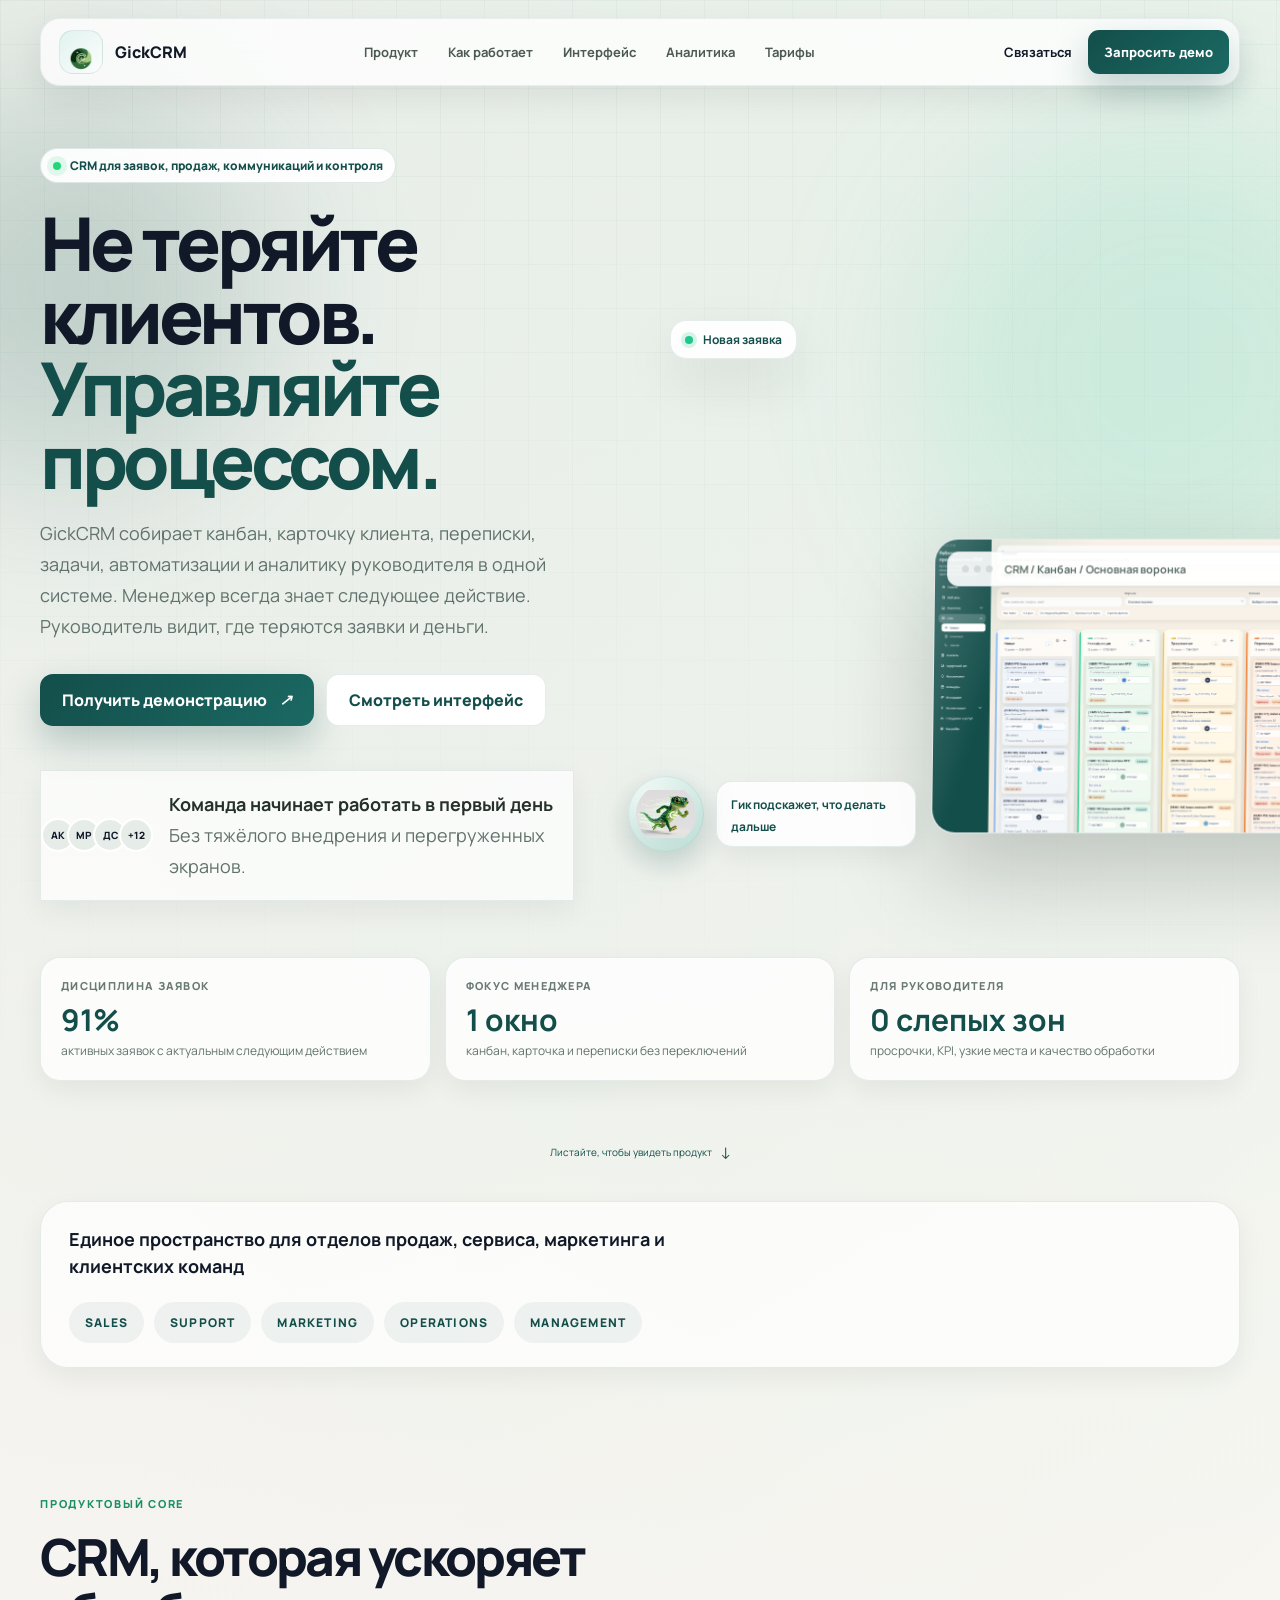
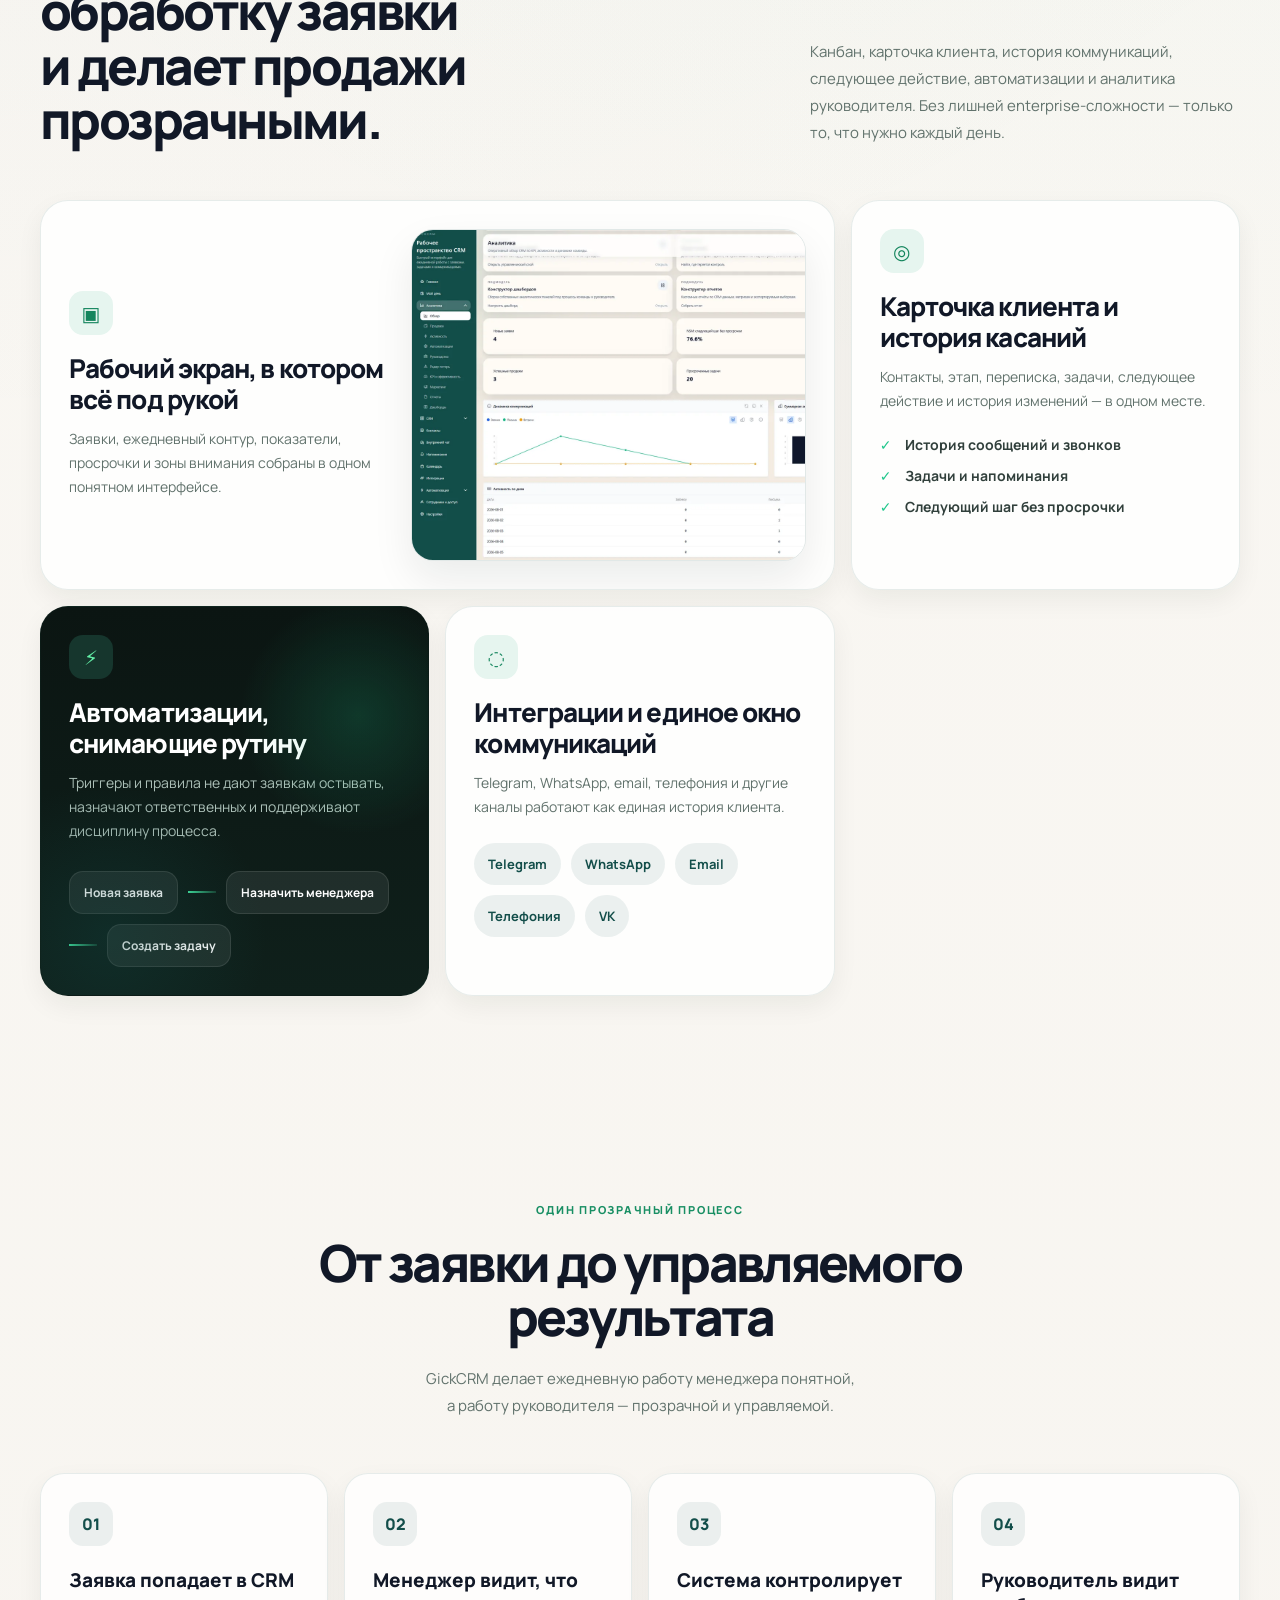
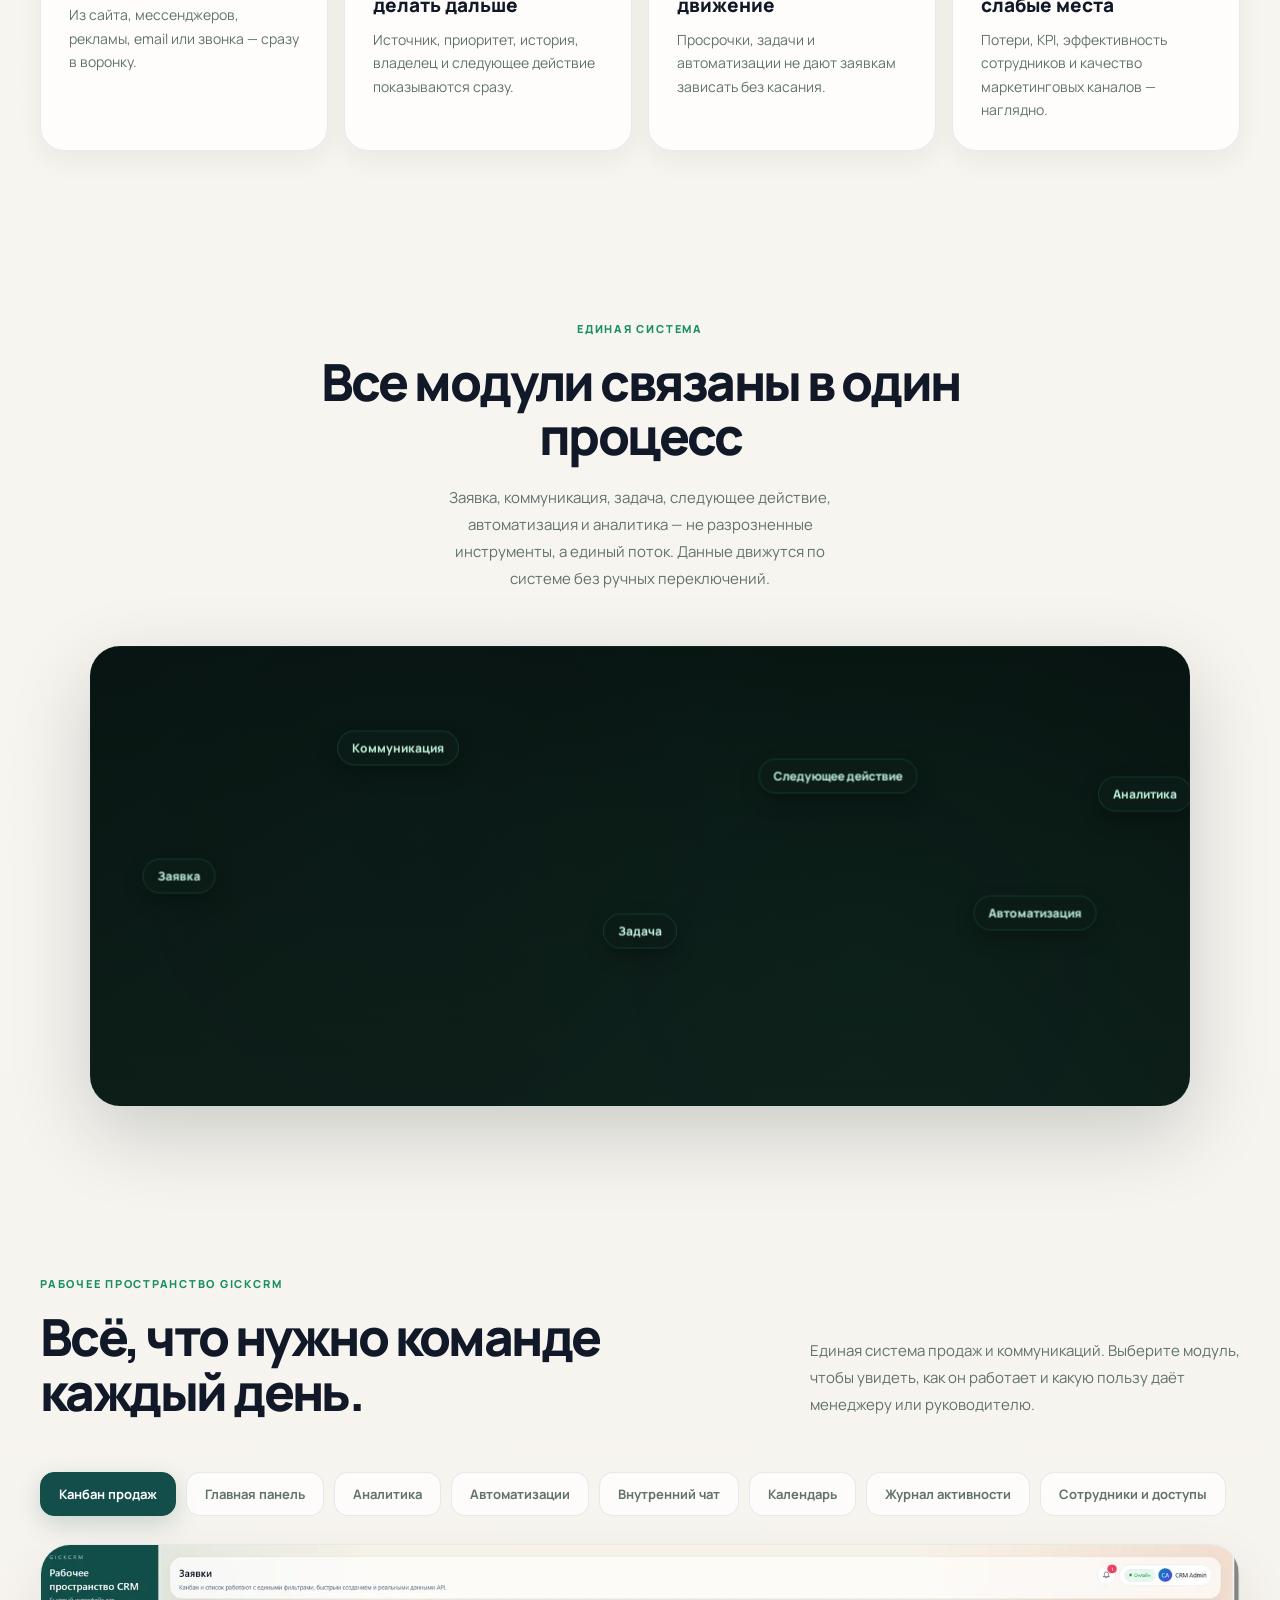
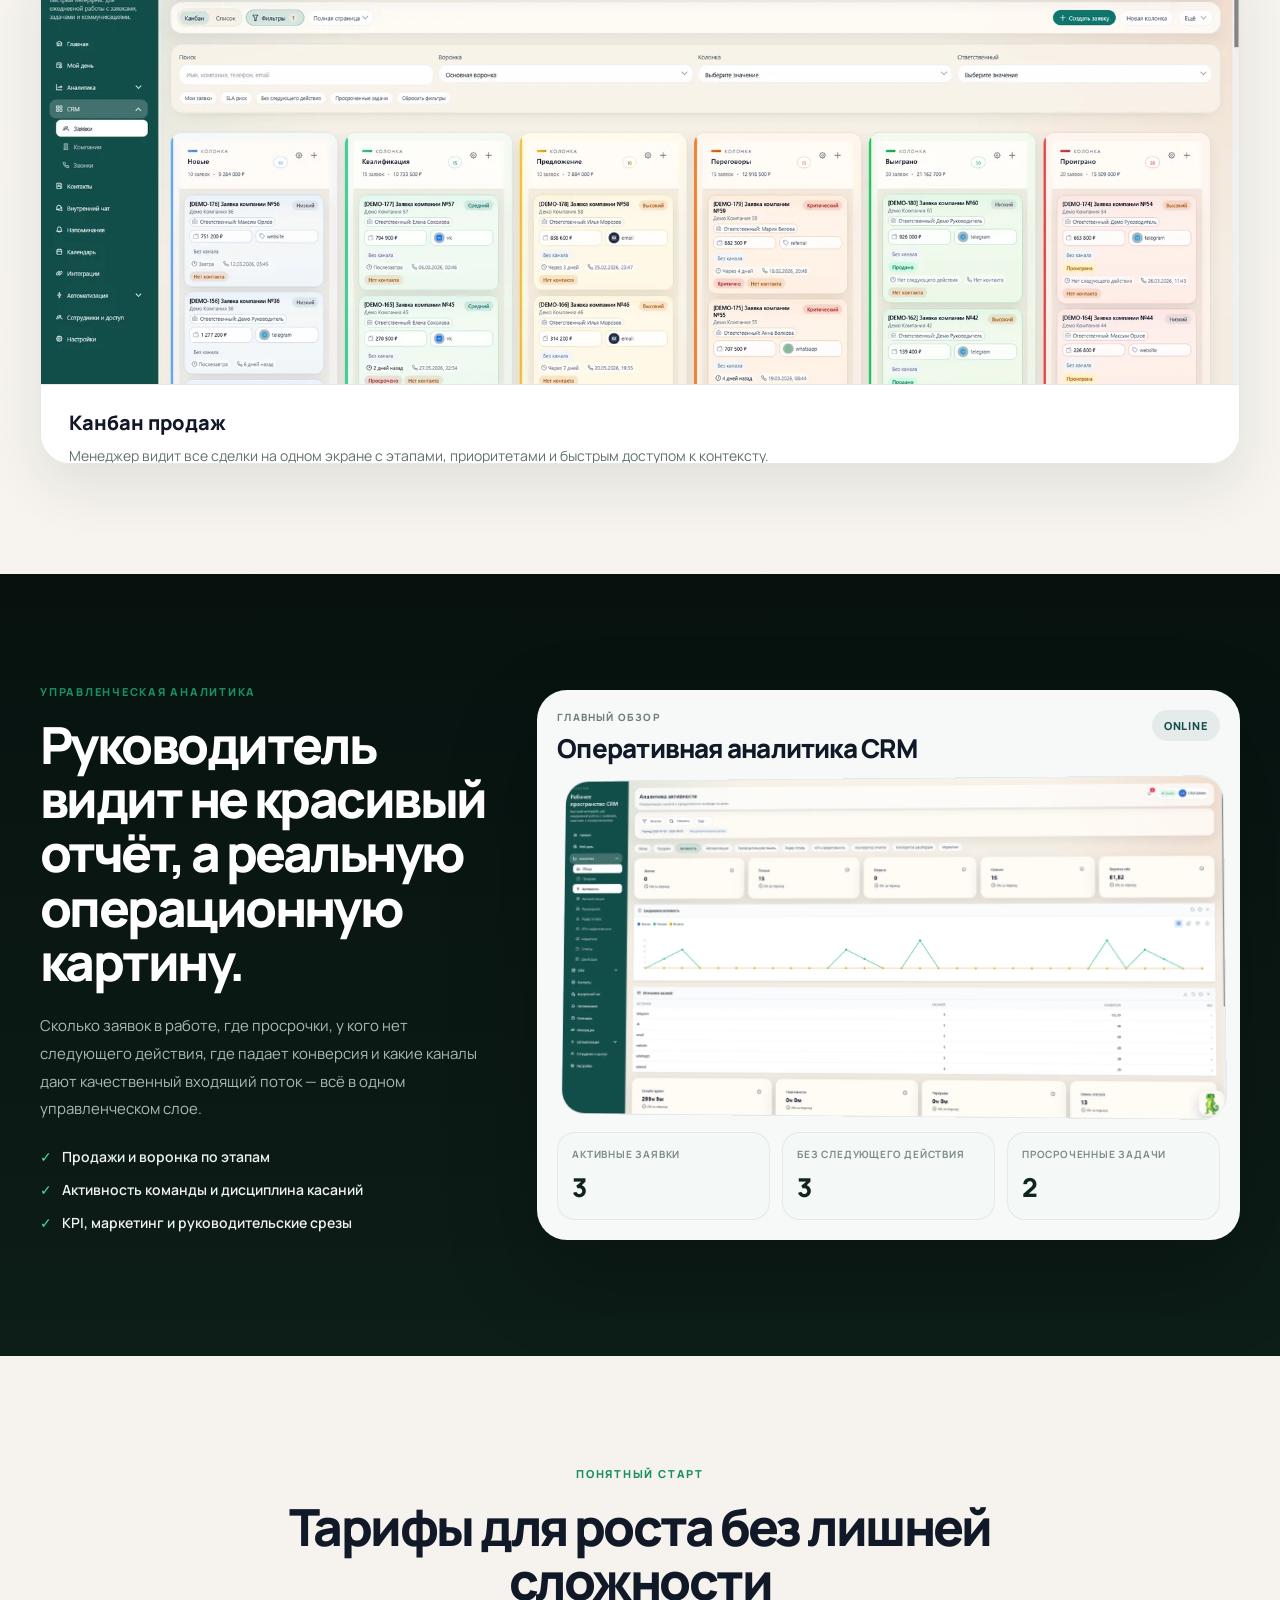
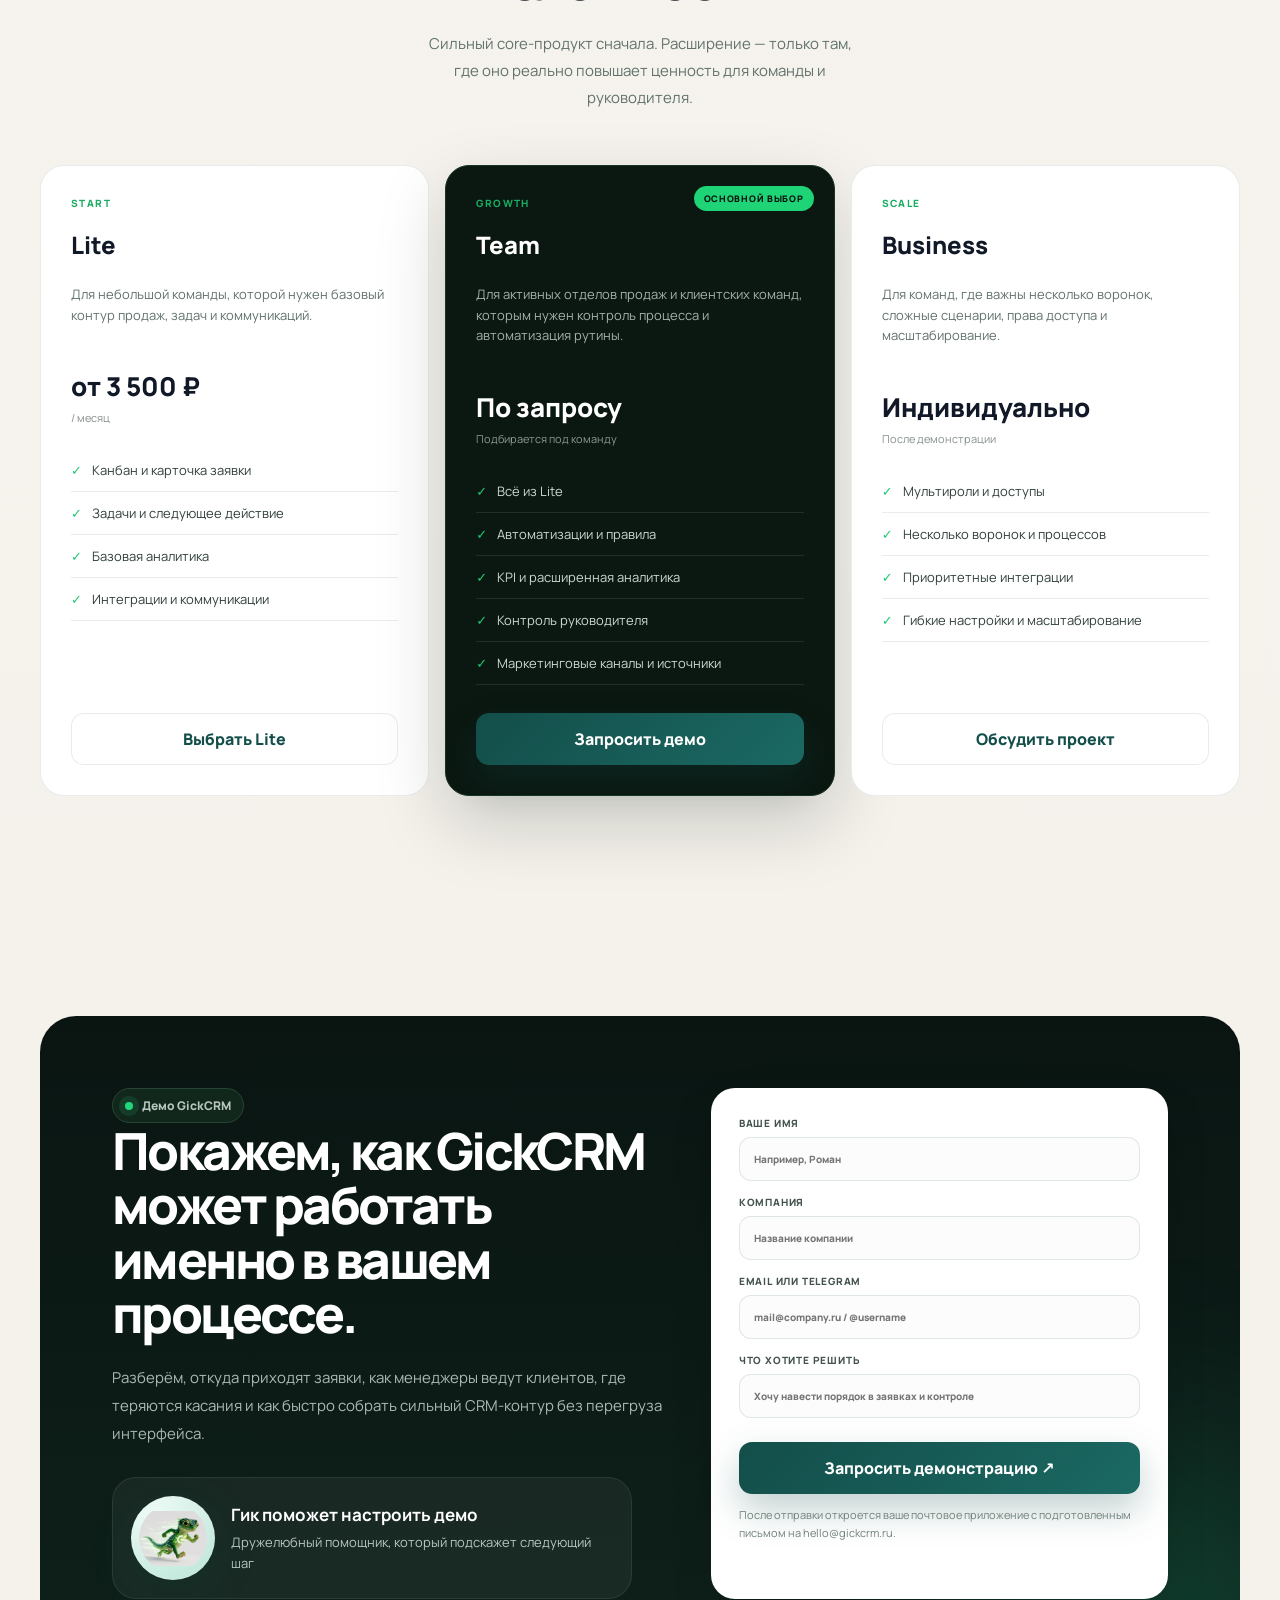
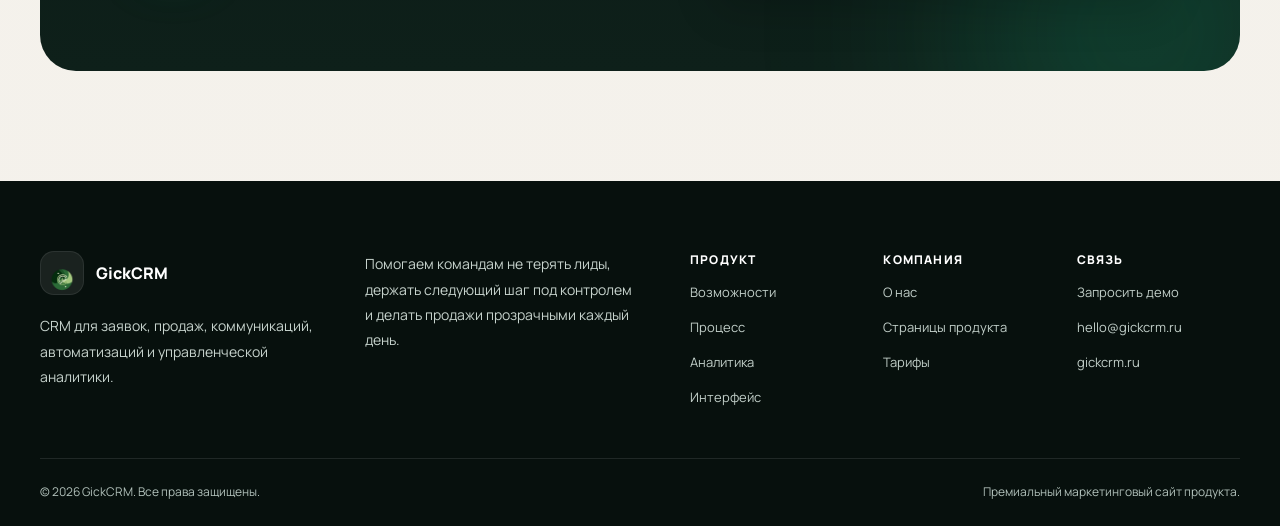
<file: index.html>
<!doctype html>
<html lang="ru">
<head>
  <meta charset="UTF-8" />
  <meta name="viewport" content="width=device-width, initial-scale=1.0" />
  <title>GickCRM — CRM для заявок, продаж и контроля команды</title>
  <meta name="description" content="GickCRM объединяет заявки, канбан, коммуникации, задачи, автоматизации и управленческую аналитику в одном рабочем пространстве для продаж и клиентских команд." />
  <meta name="theme-color" content="#134e4a" />
  <meta property="og:type" content="website" />
  <meta property="og:locale" content="ru_RU" />
  <meta property="og:title" content="GickCRM — заявки, продажи и команда под контролем" />
  <meta property="og:description" content="CRM для заявок, коммуникаций, автоматизаций и управленческой аналитики." />
  <meta property="og:image" content="assets/product/kanban.webp" />
  <meta name="twitter:card" content="summary_large_image" />
  <meta name="robots" content="index,follow" />
  <link rel="icon" href="favicon.ico" />
  <link rel="apple-touch-icon" href="apple-touch-icon.png" />
  <link rel="preconnect" href="https://fonts.googleapis.com" />
  <link rel="preconnect" href="https://fonts.gstatic.com" crossorigin />
  <link href="https://fonts.googleapis.com/css2?family=Manrope:wght@400;500;600;700;800&display=swap" rel="stylesheet" />
  <link rel="stylesheet" href="styles.css" />
  <link rel="stylesheet" href="home-v2.css" />
</head>
<body class="home-v2-body">
  <header class="nav-shell home-nav">
    <a class="brand" href="#top" aria-label="GickCRM">
      <span class="brand-mark"><img src="assets/logo-hq.png" alt="Логотип GickCRM" width="40" height="40" /></span>
      <span>GickCRM</span>
    </a>
    <nav class="desktop-nav" aria-label="Основная навигация">
      <a href="#product">Продукт</a>
      <a href="#workflow">Как работает</a>
      <a href="#showcase">Интерфейс</a>
      <a href="#analytics">Аналитика</a>
      <a href="#pricing">Тарифы</a>
    </nav>
    <div class="nav-actions">
      <a class="text-link" href="#demo">Связаться</a>
      <a class="button button-small" href="#demo">Запросить демо</a>
    </div>
    <button class="menu-button" aria-label="Открыть меню" aria-expanded="false"><span></span><span></span></button>
  </header>

  <div class="mobile-menu">
    <a href="#product">Продукт</a>
    <a href="#workflow">Как работает</a>
    <a href="#showcase">Интерфейс</a>
    <a href="#analytics">Аналитика</a>
    <a href="#pricing">Тарифы</a>
    <a href="#demo" class="button button-small" style="margin-top:8px">Запросить демо</a>
  </div>

  <main id="top">
    <!-- ============ HERO ============ -->
    <section class="hero-v4 section-pad">
      <canvas class="hero-waveform" id="heroWaveform" aria-hidden="true"></canvas>
      <div class="hero-v4__grid"></div>
      <div class="hero-v4__glow hero-v4__glow--a"></div>
      <div class="hero-v4__glow hero-v4__glow--b"></div>

      <div class="hero-v4__content">
        <div class="hero-v4__copy reveal">
          <div class="pill hero-pill"><span class="pulse"></span> CRM для заявок, продаж, коммуникаций и контроля</div>
          <h1>Не теряйте клиентов.<br><span>Управляйте процессом.</span></h1>
          <p>
            GickCRM собирает канбан, карточку клиента, переписки, задачи, автоматизации и аналитику руководителя в одной системе.
            Менеджер всегда знает следующее действие. Руководитель видит, где теряются заявки и деньги.
          </p>
          <div class="hero-actions hero-actions-v2">
            <a class="button" href="#demo">Получить демонстрацию <i>↗</i></a>
            <a class="button button-ghost" href="#showcase">Смотреть интерфейс</a>
          </div>
          <div class="trust-row trust-row-v2">
            <div class="avatars"><span>АК</span><span>МР</span><span>ДС</span><span>+12</span></div>
            <p><b>Команда начинает работать в первый день</b><br>Без тяжёлого внедрения и перегруженных экранов.</p>
          </div>
        </div>

        <div class="hero-v4__visual reveal">
          <div class="hero-v4__screen reveal">
            <div class="hero-v4__screen-frame">
              <div class="screen-card__top"><div class="dots"><i></i><i></i><i></i></div><span>CRM / Канбан / Основная воронка</span></div>
              <img src="assets/product/kanban-new.png" alt="Канбан продаж GickCRM" width="1200" height="611" loading="eager" />
              <div class="screen-card__shine"></div>
            </div>
          </div>

          <div class="hero-v4__events" id="heroEvents" aria-hidden="true"></div>

          <div class="hero-v4__mascot" aria-hidden="true">
            <div class="hero-v4__mascot-bubble">
              <img src="assets/mascot-run.png" alt="" width="64" height="64" loading="eager" />
            </div>
            <div class="hero-v4__mascot-tip"><span>Гик подскажет, что делать дальше</span></div>
          </div>
        </div>
      </div>

      <div class="hero-v4__stats reveal">
        <article><small>Дисциплина заявок</small><strong>91%</strong><span>активных заявок с актуальным следующим действием</span></article>
        <article><small>Фокус менеджера</small><strong>1 окно</strong><span>канбан, карточка и переписки без переключений</span></article>
        <article><small>Для руководителя</small><strong>0 слепых зон</strong><span>просрочки, KPI, узкие места и качество обработки</span></article>
      </div>

      <div class="scroll-hint hero-scroll-v2">Листайте, чтобы увидеть продукт <span>↓</span></div>
    </section>

    <!-- ============ SIGNAL STRIP ============ -->
    <section class="signal-strip reveal">
      <div class="signal-strip__text">
        <p>Единое пространство для отделов продаж, сервиса, маркетинга и клиентских команд</p>
      </div>
      <div class="signal-strip__tags">
        <span>Sales</span>
        <span>Support</span>
        <span>Marketing</span>
        <span>Operations</span>
        <span>Management</span>
      </div>
    </section>

    <!-- ============ PRODUCT BENTO ============ -->
    <section class="section home-section" id="product">
      <div class="section-heading reveal">
        <div>
          <span class="eyebrow">Продуктовый core</span>
          <h2>CRM, которая ускоряет обработку заявки<br>и делает продажи прозрачными.</h2>
        </div>
        <p>
          Канбан, карточка клиента, история коммуникаций, следующее действие, автоматизации и аналитика руководителя.
          Без лишней enterprise-сложности — только то, что нужно каждый день.
        </p>
      </div>
      <div class="bento-v3">
        <article class="bento-v3__card bento-v3__card--wide reveal">
          <div class="bento-v3__copy">
            <span class="icon-box">▣</span>
            <h3>Рабочий экран, в котором всё под рукой</h3>
            <p>Заявки, ежедневный контур, показатели, просрочки и зоны внимания собраны в одном понятном интерфейсе.</p>
          </div>
          <div class="mini-screen"><img src="assets/product/dashboard.webp" alt="Главная панель GickCRM" width="480" height="310" loading="lazy" /></div>
        </article>
        <article class="bento-v3__card reveal">
          <span class="icon-box">◎</span>
          <h3>Карточка клиента и история касаний</h3>
          <p>Контакты, этап, переписка, задачи, следующее действие и история изменений — в одном месте.</p>
          <ul class="check-list">
            <li>История сообщений и звонков</li>
            <li>Задачи и напоминания</li>
            <li>Следующий шаг без просрочки</li>
          </ul>
        </article>
        <article class="bento-v3__card bento-v3__card--dark reveal">
          <div class="card-noise"></div>
          <span class="icon-box dark-icon">⚡</span>
          <h3>Автоматизации, снимающие рутину</h3>
          <p>Триггеры и правила не дают заявкам остывать, назначают ответственных и поддерживают дисциплину процесса.</p>
          <div class="flow-line"><span>Новая заявка</span><i></i><span>Назначить менеджера</span><i></i><span>Создать задачу</span></div>
        </article>
        <article class="bento-v3__card reveal">
          <span class="icon-box">◌</span>
          <h3>Интеграции и единое окно коммуникаций</h3>
          <p>Telegram, WhatsApp, email, телефония и другие каналы работают как единая история клиента.</p>
          <div class="tag-cloud"><span>Telegram</span><span>WhatsApp</span><span>Email</span><span>Телефония</span><span>VK</span></div>
        </article>
      </div>
    </section>

    <!-- ============ WORKFLOW ============ -->
    <section class="section home-section workflow-v2" id="workflow">
      <div class="section-heading center reveal">
        <span class="eyebrow">Один прозрачный процесс</span>
        <h2>От заявки до управляемого результата</h2>
        <p>GickCRM делает ежедневную работу менеджера понятной, а работу руководителя — прозрачной и управляемой.</p>
      </div>
      <div class="steps-v2">
        <article class="reveal"><span>01</span><h3>Заявка попадает в CRM</h3><p>Из сайта, мессенджеров, рекламы, email или звонка — сразу в воронку.</p></article>
        <article class="reveal"><span>02</span><h3>Менеджер видит, что делать дальше</h3><p>Источник, приоритет, история, владелец и следующее действие показываются сразу.</p></article>
        <article class="reveal"><span>03</span><h3>Система контролирует движение</h3><p>Просрочки, задачи и автоматизации не дают заявкам зависать без касания.</p></article>
        <article class="reveal"><span>04</span><h3>Руководитель видит слабые места</h3><p>Потери, KPI, эффективность сотрудников и качество маркетинговых каналов — наглядно.</p></article>
      </div>
    </section>

    <!-- ============ NETWORK DATA-FLOW ANIMATION ============ -->
    <section class="section home-section network-section">
      <div class="section-heading center reveal">
        <span class="eyebrow">Единая система</span>
        <h2>Все модули связаны в один процесс</h2>
        <p>Заявка, коммуникация, задача, следующее действие, автоматизация и аналитика — не разрозненные инструменты, а единый поток. Данные движутся по системе без ручных переключений.</p>
      </div>
      <div class="network-stage reveal">
        <canvas class="network-canvas" id="networkCanvas" aria-hidden="true"></canvas>
        <div class="network-labels" aria-hidden="true">
          <span class="network-label" data-node="0">Заявка</span>
          <span class="network-label" data-node="1">Коммуникация</span>
          <span class="network-label" data-node="2">Задача</span>
          <span class="network-label" data-node="3">Следующее действие</span>
          <span class="network-label" data-node="4">Автоматизация</span>
          <span class="network-label" data-node="5">Аналитика</span>
        </div>
      </div>
    </section>

    <!-- ============ PRODUCT SHOWCASE ============ -->
    <section class="section home-section showcase-v4" id="showcase">
      <div class="section-heading reveal">
        <div>
          <span class="eyebrow">Рабочее пространство GickCRM</span>
          <h2>Всё, что нужно команде каждый день.</h2>
        </div>
        <p>Единая система продаж и коммуникаций. Выберите модуль, чтобы увидеть, как он работает и какую пользу даёт менеджеру или руководителю.</p>
      </div>

      <div class="showcase-v4__tabs reveal" role="tablist" aria-label="Модули GickCRM">
        <button class="showcase-v4__tab active" role="tab" aria-selected="true" data-tab="0">Канбан продаж</button>
        <button class="showcase-v4__tab" role="tab" aria-selected="false" data-tab="1">Главная панель</button>
        <button class="showcase-v4__tab" role="tab" aria-selected="false" data-tab="2">Аналитика</button>
        <button class="showcase-v4__tab" role="tab" aria-selected="false" data-tab="3">Автоматизации</button>
        <button class="showcase-v4__tab" role="tab" aria-selected="false" data-tab="4">Внутренний чат</button>
        <button class="showcase-v4__tab" role="tab" aria-selected="false" data-tab="5">Календарь</button>
        <button class="showcase-v4__tab" role="tab" aria-selected="false" data-tab="6">Журнал активности</button>
        <button class="showcase-v4__tab" role="tab" aria-selected="false" data-tab="7">Сотрудники и доступы</button>
      </div>

      <div class="showcase-v4__stage reveal">
        <div class="showcase-v4__screen active" data-panel="0">
          <img src="assets/product/kanban.webp" alt="Канбан продаж GickCRM" width="1200" height="611" loading="lazy" />
          <div class="showcase-v4__caption">
            <strong>Канбан продаж</strong>
            <p>Менеджер видит все сделки на одном экране с этапами, приоритетами и быстрым доступом к контексту. Перетаскивание карточек заменяет десятки кликов.</p>
          </div>
        </div>
        <div class="showcase-v4__screen" data-panel="1">
          <img src="assets/product/dashboard.webp" alt="Главная панель GickCRM" width="1200" height="611" loading="lazy" />
          <div class="showcase-v4__caption">
            <strong>Главная панель</strong>
            <p>Ежедневный контур: задачи на сегодня, просрочки, срочные заявки и показатели — всё для быстрого старта рабочего дня без хаоса.</p>
          </div>
        </div>
        <div class="showcase-v4__screen" data-panel="2">
          <img src="assets/product/analytics.webp" alt="Аналитика GickCRM" width="1200" height="611" loading="lazy" />
          <div class="showcase-v4__caption">
            <strong>Аналитика</strong>
            <p>Конверсия по этапам, эффективность источников и качество обработки заявок. Руководитель видит, какие каналы приносят деньги, а какие — пустой трафик.</p>
          </div>
        </div>
        <div class="showcase-v4__screen" data-panel="3">
          <img src="assets/product/automations.webp" alt="Автоматизации GickCRM" width="1200" height="611" loading="lazy" />
          <div class="showcase-v4__caption">
            <strong>Автоматизации</strong>
            <p>Правила и сценарии снимают рутину: авто-назначение ответственного, создание задач при простое, напоминания о следующем действии.</p>
          </div>
        </div>
        <div class="showcase-v4__screen" data-panel="4">
          <img src="assets/product/chat.webp" alt="Внутренний чат GickCRM" width="1200" height="611" loading="lazy" />
          <div class="showcase-v4__caption">
            <strong>Внутренний чат</strong>
            <p>Командное взаимодействие прямо внутри CRM — без переключения в мессенджеры. Контекст сделки всегда под рукой в обсуждении.</p>
          </div>
        </div>
        <div class="showcase-v4__screen" data-panel="5">
          <img src="assets/product/calendar.webp" alt="Календарь GickCRM" width="1200" height="611" loading="lazy" />
          <div class="showcase-v4__caption">
            <strong>Календарь</strong>
            <p>Встречи, звонки и дедлайны в едином расписании. Менеджер не забывает о клиенте, а руководитель видит загрузку команды.</p>
          </div>
        </div>
        <div class="showcase-v4__screen" data-panel="6">
          <img src="assets/product/activity.webp" alt="Журнал активности GickCRM" width="1200" height="611" loading="lazy" />
          <div class="showcase-v4__caption">
            <strong>Журнал активности</strong>
            <p>Кто и когда менял статус, назначал задачу или оставил заявку без действия. Полная операционная прозрачность для руководителя.</p>
          </div>
        </div>
        <div class="showcase-v4__screen" data-panel="7">
          <img src="assets/product/employees.webp" alt="Сотрудники и доступы GickCRM" width="1200" height="611" loading="lazy" />
          <div class="showcase-v4__caption">
            <strong>Сотрудники и доступы</strong>
            <p>Роли, статусы и права доступа в одном экране. Руководитель контролирует, кто и к каким данным имеет доступ.</p>
          </div>
        </div>
      </div>
    </section>

    <!-- ============ ANALYTICS ============ -->
    <section class="section analytics-v3" id="analytics">
      <div class="analytics-v3__copy reveal">
        <span class="eyebrow">Управленческая аналитика</span>
        <h2>Руководитель видит не красивый отчёт, а реальную операционную картину.</h2>
        <p>Сколько заявок в работе, где просрочки, у кого нет следующего действия, где падает конверсия и какие каналы дают качественный входящий поток — всё в одном управленческом слое.</p>
        <ul>
          <li><span>✓</span>Продажи и воронка по этапам</li>
          <li><span>✓</span>Активность команды и дисциплина касаний</li>
          <li><span>✓</span>KPI, маркетинг и руководительские срезы</li>
        </ul>
      </div>
      <div class="analytics-v3__visual reveal">
        <div class="analytics-panel-v3" data-img-tilt>
          <div class="analytics-panel-v3__head"><div><small>Главный обзор</small><h3>Оперативная аналитика CRM</h3></div><span>Online</span></div>
          <div class="analytics-panel-v3__img-wrap">
            <img src="assets/product/analytics.webp" alt="Аналитика GickCRM" width="640" height="360" loading="lazy" />
          </div>
          <div class="analytics-badges">
            <div class="analytics-badge" data-count="3"><small>Активные заявки</small><b>3</b></div>
            <div class="analytics-badge" data-count="3"><small>Без следующего действия</small><b>3</b></div>
            <div class="analytics-badge" data-count="2"><small>Просроченные задачи</small><b>2</b></div>
          </div>
        </div>
      </div>
    </section>

    <!-- ============ PRICING ============ -->
    <section class="section home-section" id="pricing">
      <div class="section-heading center reveal">
        <span class="eyebrow">Понятный старт</span>
        <h2>Тарифы для роста без лишней сложности</h2>
        <p>Сильный core-продукт сначала. Расширение — только там, где оно реально повышает ценность для команды и руководителя.</p>
      </div>
      <div class="pricing-grid">
        <article class="price-card reveal"><span class="plan">Start</span><h3>Lite</h3><p>Для небольшой команды, которой нужен базовый контур продаж, задач и коммуникаций.</p><div class="price"><b>от 3 500 ₽</b><span>/ месяц</span></div><ul><li>Канбан и карточка заявки</li><li>Задачи и следующее действие</li><li>Базовая аналитика</li><li>Интеграции и коммуникации</li></ul><a class="button button-ghost" href="#demo">Выбрать Lite</a></article>
        <article class="price-card featured reveal"><span class="popular">Основной выбор</span><span class="plan">Growth</span><h3>Team</h3><p>Для активных отделов продаж и клиентских команд, которым нужен контроль процесса и автоматизация рутины.</p><div class="price"><b>По запросу</b><span>Подбирается под команду</span></div><ul><li>Всё из Lite</li><li>Автоматизации и правила</li><li>KPI и расширенная аналитика</li><li>Контроль руководителя</li><li>Маркетинговые каналы и источники</li></ul><a class="button" href="#demo">Запросить демо</a></article>
        <article class="price-card reveal"><span class="plan">Scale</span><h3>Business</h3><p>Для команд, где важны несколько воронок, сложные сценарии, права доступа и масштабирование.</p><div class="price"><b>Индивидуально</b><span>После демонстрации</span></div><ul><li>Мультироли и доступы</li><li>Несколько воронок и процессов</li><li>Приоритетные интеграции</li><li>Гибкие настройки и масштабирование</li></ul><a class="button button-ghost" href="#demo">Обсудить проект</a></article>
      </div>
    </section>

    <!-- ============ CTA / DEMO ============ -->
    <section class="section home-section">
      <div class="cta-v3" id="demo">
        <div class="cta-v3__copy reveal">
          <div class="pill dark-pill"><span class="pulse"></span> Демо GickCRM</div>
          <h2>Покажем, как GickCRM может работать именно в вашем процессе.</h2>
          <p>Разберём, откуда приходят заявки, как менеджеры ведут клиентов, где теряются касания и как быстро собрать сильный CRM-контур без перегруза интерфейса.</p>
          <div class="cta-v3__mascot">
            <div class="cta-v3__mascot-bubble"><img src="assets/mascot-run.png" alt="" width="80" height="80" loading="lazy" /></div>
            <div><strong>Гик поможет настроить демо</strong><span>Дружелюбный помощник, который подскажет следующий шаг</span></div>
          </div>
        </div>
        <form class="demo-form reveal" data-contact-form data-recipient="hello@gickcrm.ru">
          <label>Ваше имя<input type="text" name="name" placeholder="Например, Роман" required /></label>
          <label>Компания<input type="text" name="company" placeholder="Название компании" required /></label>
          <label>Email или Telegram<input type="text" name="contact" placeholder="mail@company.ru / @username" required /></label>
          <label>Что хотите решить<input type="text" name="goal" placeholder="Хочу навести порядок в заявках и контроле" /></label>
          <button class="button" type="submit">Запросить демонстрацию ↗</button>
          <small>После отправки откроется ваше почтовое приложение с подготовленным письмом на hello@gickcrm.ru.</small>
        </form>
      </div>
    </section>
  </main>

  <footer class="footer-v3">
    <div class="footer-main">
      <div class="footer-brand">
        <a class="brand" href="#top"><span class="brand-mark"><img src="assets/logo-hq.png" alt="Логотип GickCRM" width="40" height="40" /></span><span>GickCRM</span></a>
        <p>CRM для заявок, продаж, коммуникаций, автоматизаций и управленческой аналитики.</p>
      </div>
      <div class="footer-tagline">
        <p>Помогаем командам не терять лиды, держать следующий шаг под контролем и делать продажи прозрачными каждый день.</p>
      </div>
      <div class="footer-links">
        <div><b>Продукт</b><a href="#product">Возможности</a><a href="#workflow">Процесс</a><a href="#analytics">Аналитика</a><a href="#showcase">Интерфейс</a></div>
        <div><b>Компания</b><a href="about.html">О нас</a><a href="product.html">Страницы продукта</a><a href="prices.html">Тарифы</a></div>
        <div><b>Связь</b><a href="#demo">Запросить демо</a><a href="mailto:hello@gickcrm.ru">hello@gickcrm.ru</a><a href="https://gickcrm.ru">gickcrm.ru</a></div>
      </div>
    </div>
    <div class="footer-bottom"><span>© 2026 GickCRM. Все права защищены.</span><span>Премиальный маркетинговый сайт продукта.</span></div>
  </footer>

  <script src="script.js"></script>
  <script src="home-v2.js"></script>
</body>
</html>
</file>
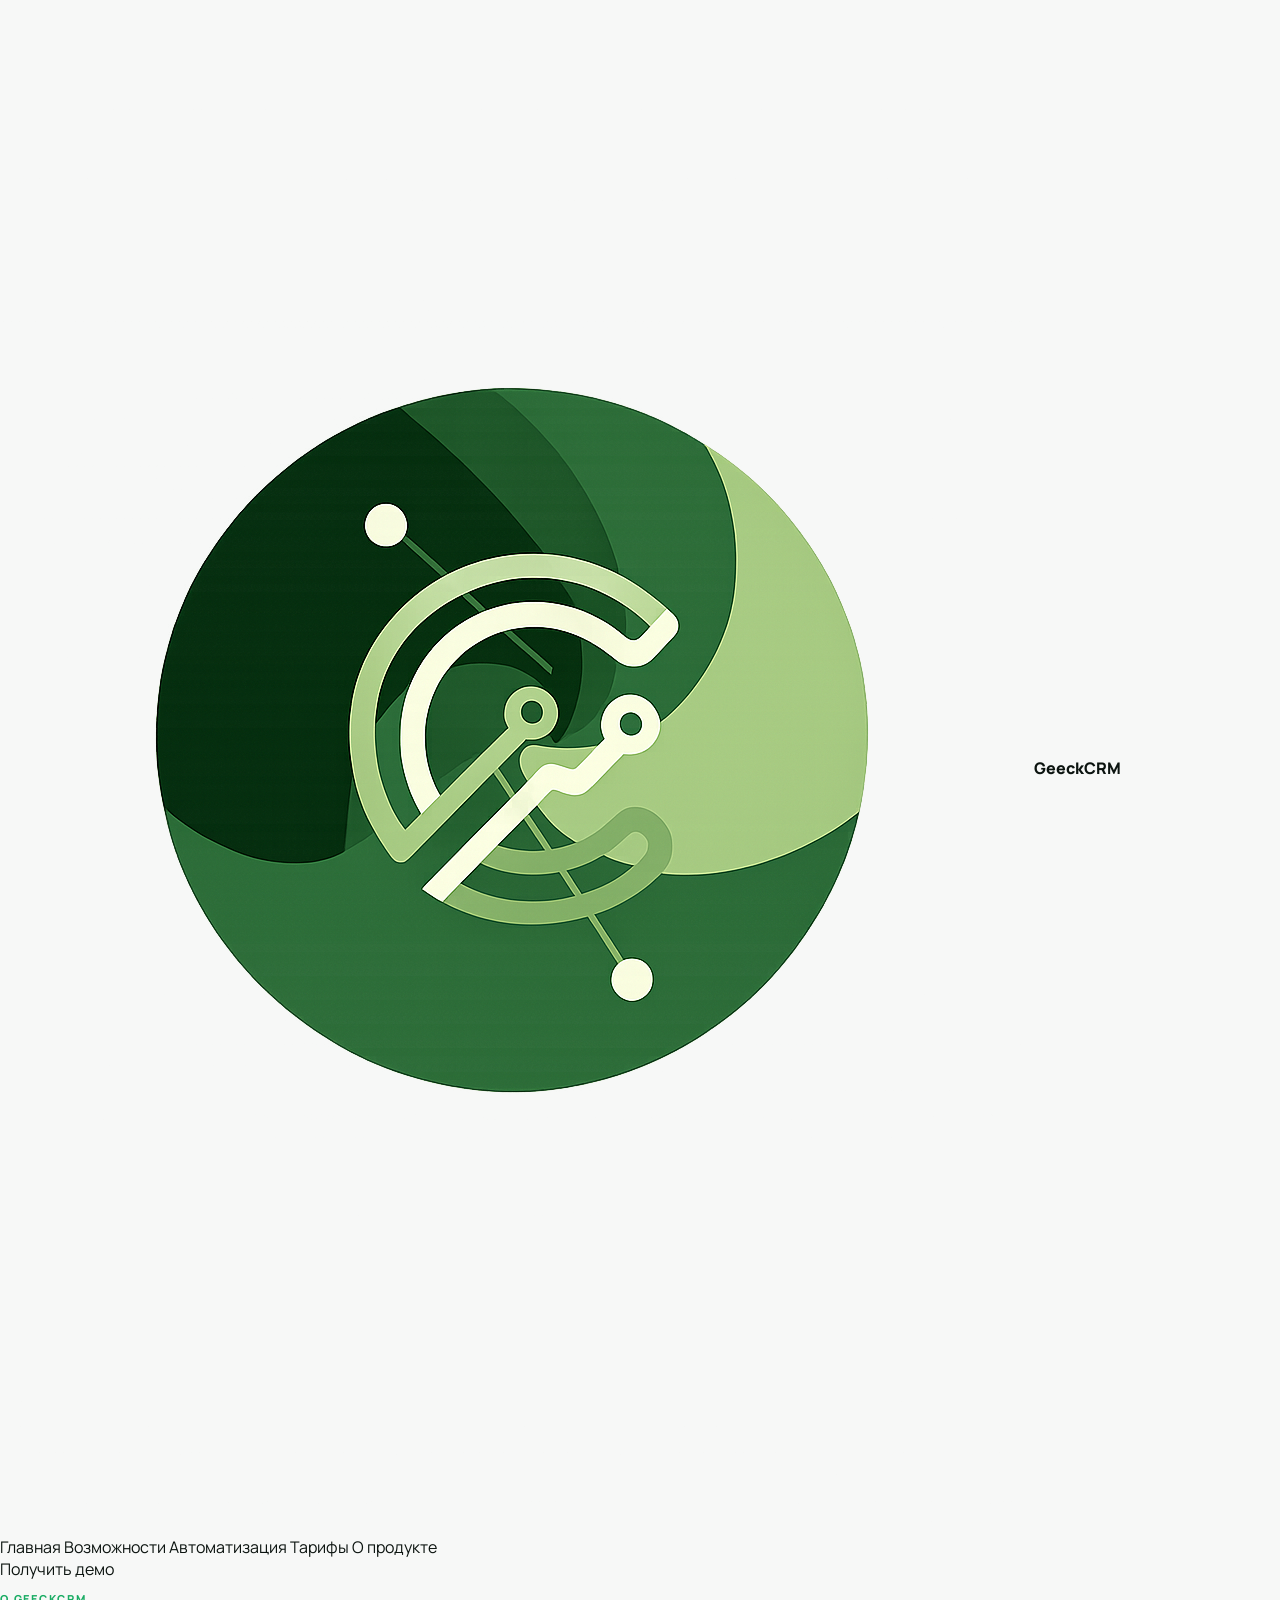
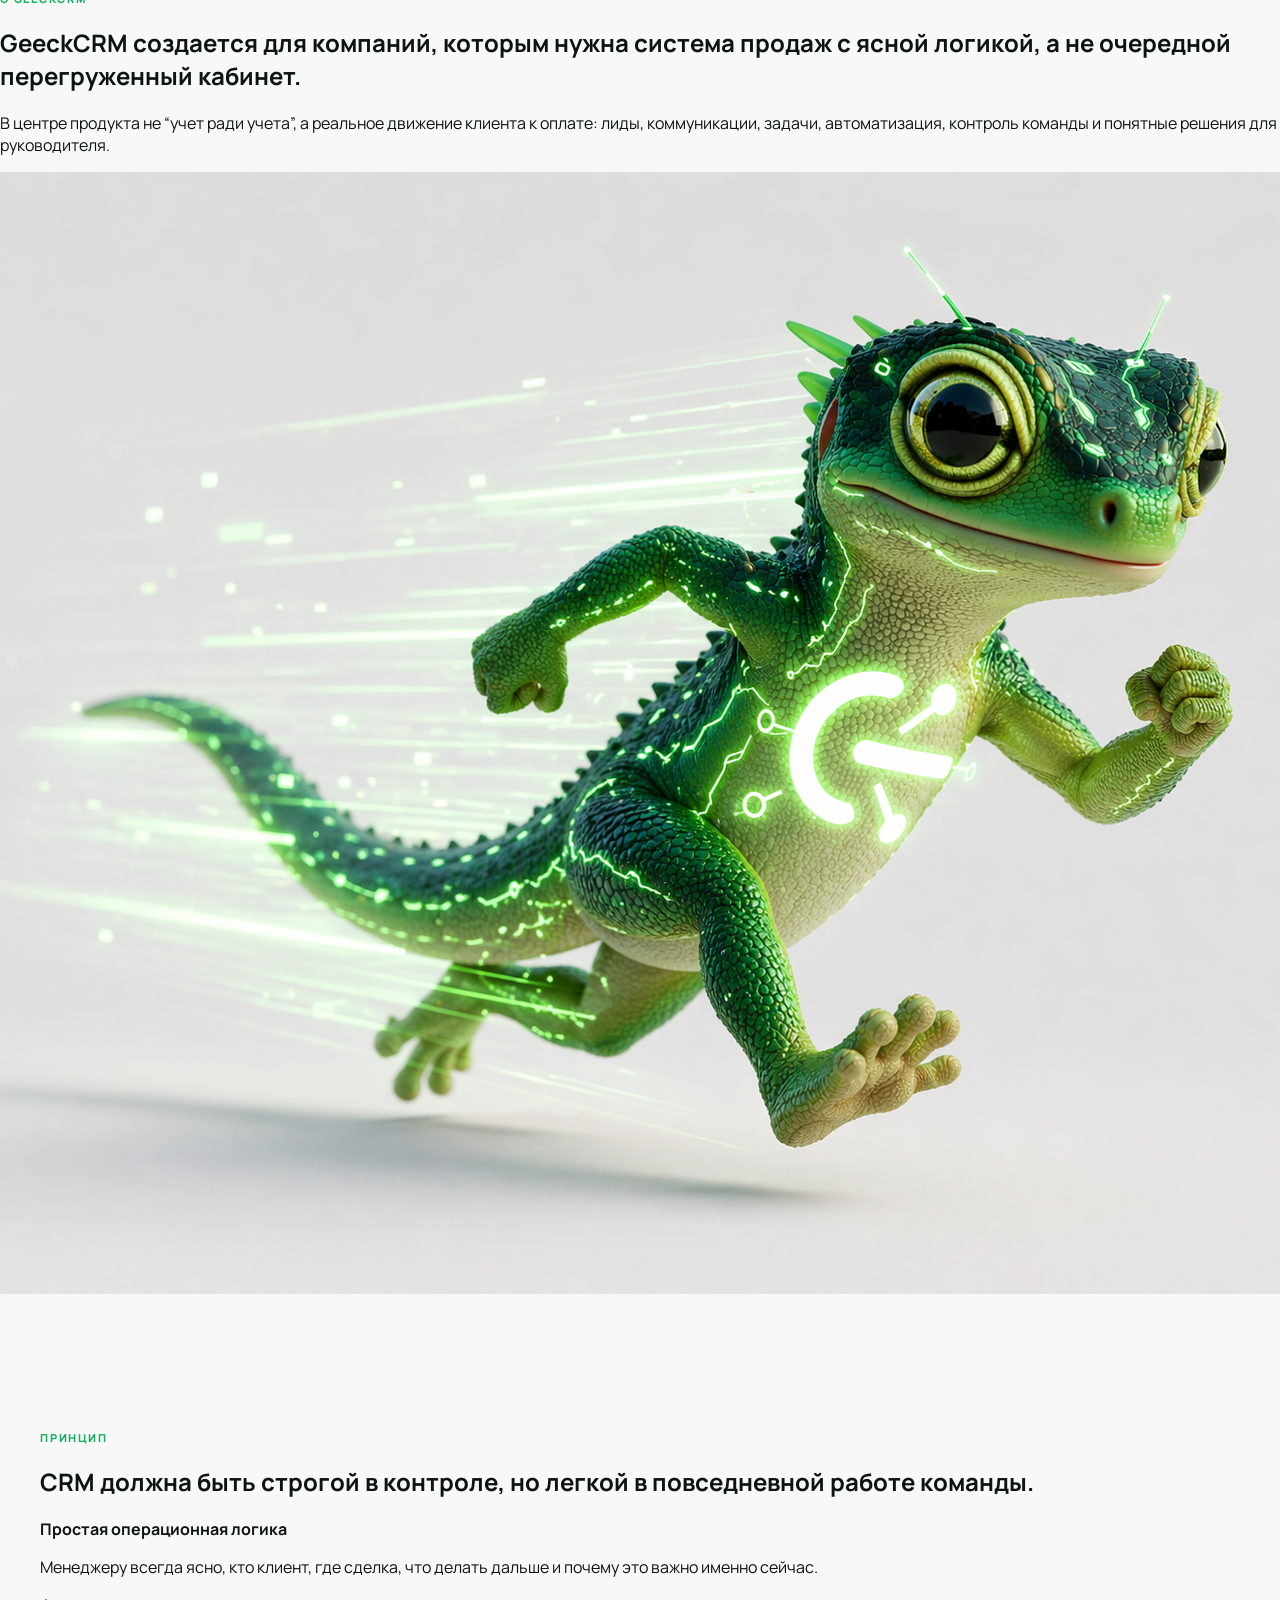
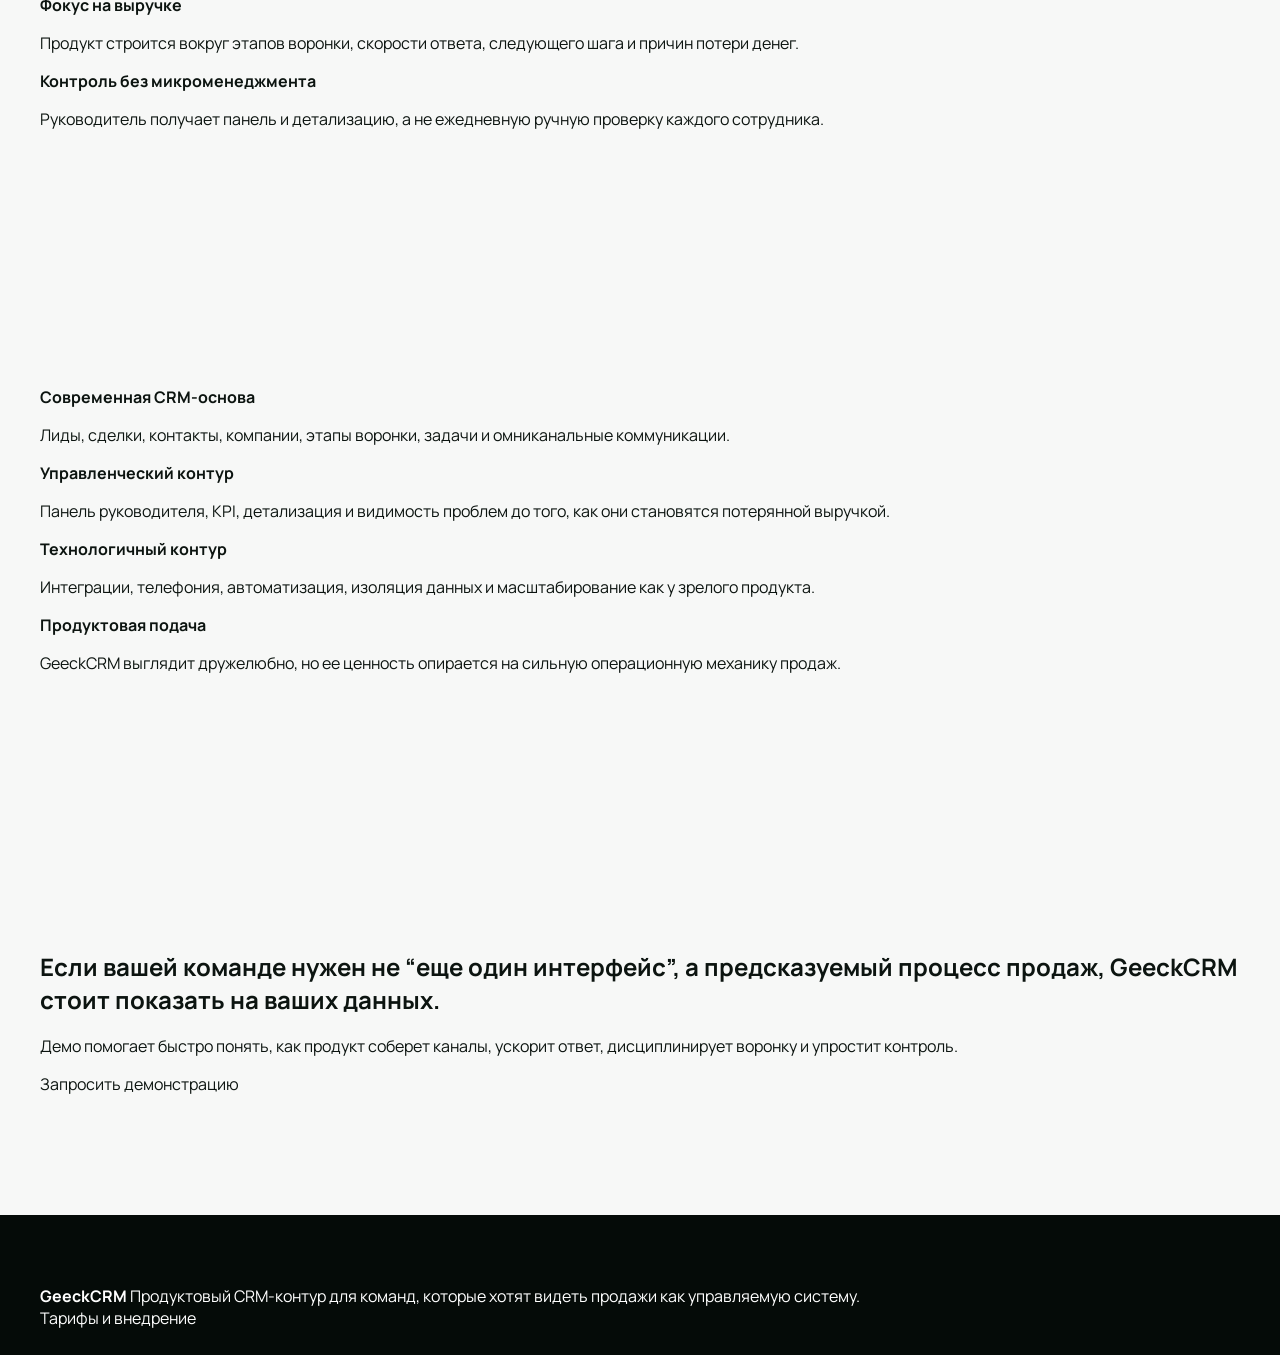
<file: about.html>
<!doctype html>
<html lang="ru">
  <head>
    <meta charset="UTF-8" />
    <meta name="viewport" content="width=device-width, initial-scale=1.0" />
    <title>GeeckCRM — о продукте и подходе к продажам</title>
    <meta
      name="description"
      content="GeeckCRM строится как современная система для лидов, воронки, коммуникаций, автоматизации, аналитики и управляемого роста команды."
    />
    <link rel="preconnect" href="https://fonts.googleapis.com" />
    <link rel="preconnect" href="https://fonts.gstatic.com" crossorigin />
    <link
      href="https://fonts.googleapis.com/css2?family=Manrope:wght@400;500;600;700;800&family=Space+Grotesk:wght@500;700&display=swap"
      rel="stylesheet"
    />
    <link rel="icon" href="favicon.ico" />
    <link rel="apple-touch-icon" href="apple-touch-icon.png" />
    <link rel="stylesheet" href="styles.css" />
  </head>
  <body>
    <div class="page-shell">
      <header class="site-header">
        <a class="brand" href="index.html" aria-label="GeeckCRM">
          <img src="assets/logo-hq.png" alt="GeeckCRM" />
          <span>GeeckCRM</span>
        </a>
        <nav class="nav">
          <a href="index.html">Главная</a>
          <a href="product.html">Возможности</a>
          <a href="automation.html">Автоматизация</a>
          <a href="prices.html">Тарифы</a>
          <a class="active" href="about.html">О продукте</a>
        </nav>
        <a class="header-cta" href="mailto:demo@geeckcrm.ru">Получить демо</a>
      </header>

      <main>
        <section class="page-hero about-hero reveal">
          <div>
            <p class="eyebrow">О GeeckCRM</p>
            <h1>GeeckCRM создается для компаний, которым нужна система продаж с ясной логикой, а не очередной перегруженный кабинет.</h1>
            <p>В центре продукта не “учет ради учета”, а реальное движение клиента к оплате: лиды, коммуникации, задачи, автоматизация, контроль команды и понятные решения для руководителя.</p>
          </div>
          <img src="assets/mascot-run.png" alt="Маскот GeeckCRM" />
        </section>

        <section class="section split">
          <div class="section-title reveal">
            <p class="eyebrow">Принцип</p>
            <h2>CRM должна быть строгой в контроле, но легкой в повседневной работе команды.</h2>
          </div>
          <div class="benefit-list reveal">
            <article><b>Простая операционная логика</b><p>Менеджеру всегда ясно, кто клиент, где сделка, что делать дальше и почему это важно именно сейчас.</p></article>
            <article><b>Фокус на выручке</b><p>Продукт строится вокруг этапов воронки, скорости ответа, следующего шага и причин потери денег.</p></article>
            <article><b>Контроль без микроменеджмента</b><p>Руководитель получает панель и детализацию, а не ежедневную ручную проверку каждого сотрудника.</p></article>
          </div>
        </section>

        <section class="section analytics-shell">
          <div class="analytics-grid">
            <article class="analytics-card reveal"><strong>Современная CRM-основа</strong><p>Лиды, сделки, контакты, компании, этапы воронки, задачи и омниканальные коммуникации.</p></article>
            <article class="analytics-card reveal"><strong>Управленческий контур</strong><p>Панель руководителя, KPI, детализация и видимость проблем до того, как они становятся потерянной выручкой.</p></article>
            <article class="analytics-card reveal"><strong>Технологичный контур</strong><p>Интеграции, телефония, автоматизация, изоляция данных и масштабирование как у зрелого продукта.</p></article>
            <article class="analytics-card reveal"><strong>Продуктовая подача</strong><p>GeeckCRM выглядит дружелюбно, но ее ценность опирается на сильную операционную механику продаж.</p></article>
          </div>
        </section>

        <section class="section cta-panel reveal">
          <h2>Если вашей команде нужен не “еще один интерфейс”, а предсказуемый процесс продаж, GeeckCRM стоит показать на ваших данных.</h2>
          <p>Демо помогает быстро понять, как продукт соберет каналы, ускорит ответ, дисциплинирует воронку и упростит контроль.</p>
          <a class="btn primary" href="mailto:demo@geeckcrm.ru">Запросить демонстрацию</a>
        </section>
      </main>

      <footer class="footer">
        <div>
          <strong>GeeckCRM</strong>
          <span>Продуктовый CRM-контур для команд, которые хотят видеть продажи как управляемую систему.</span>
        </div>
        <a href="prices.html">Тарифы и внедрение</a>
      </footer>
    </div>
    <script src="script.js"></script>
  </body>
</html>
</file>
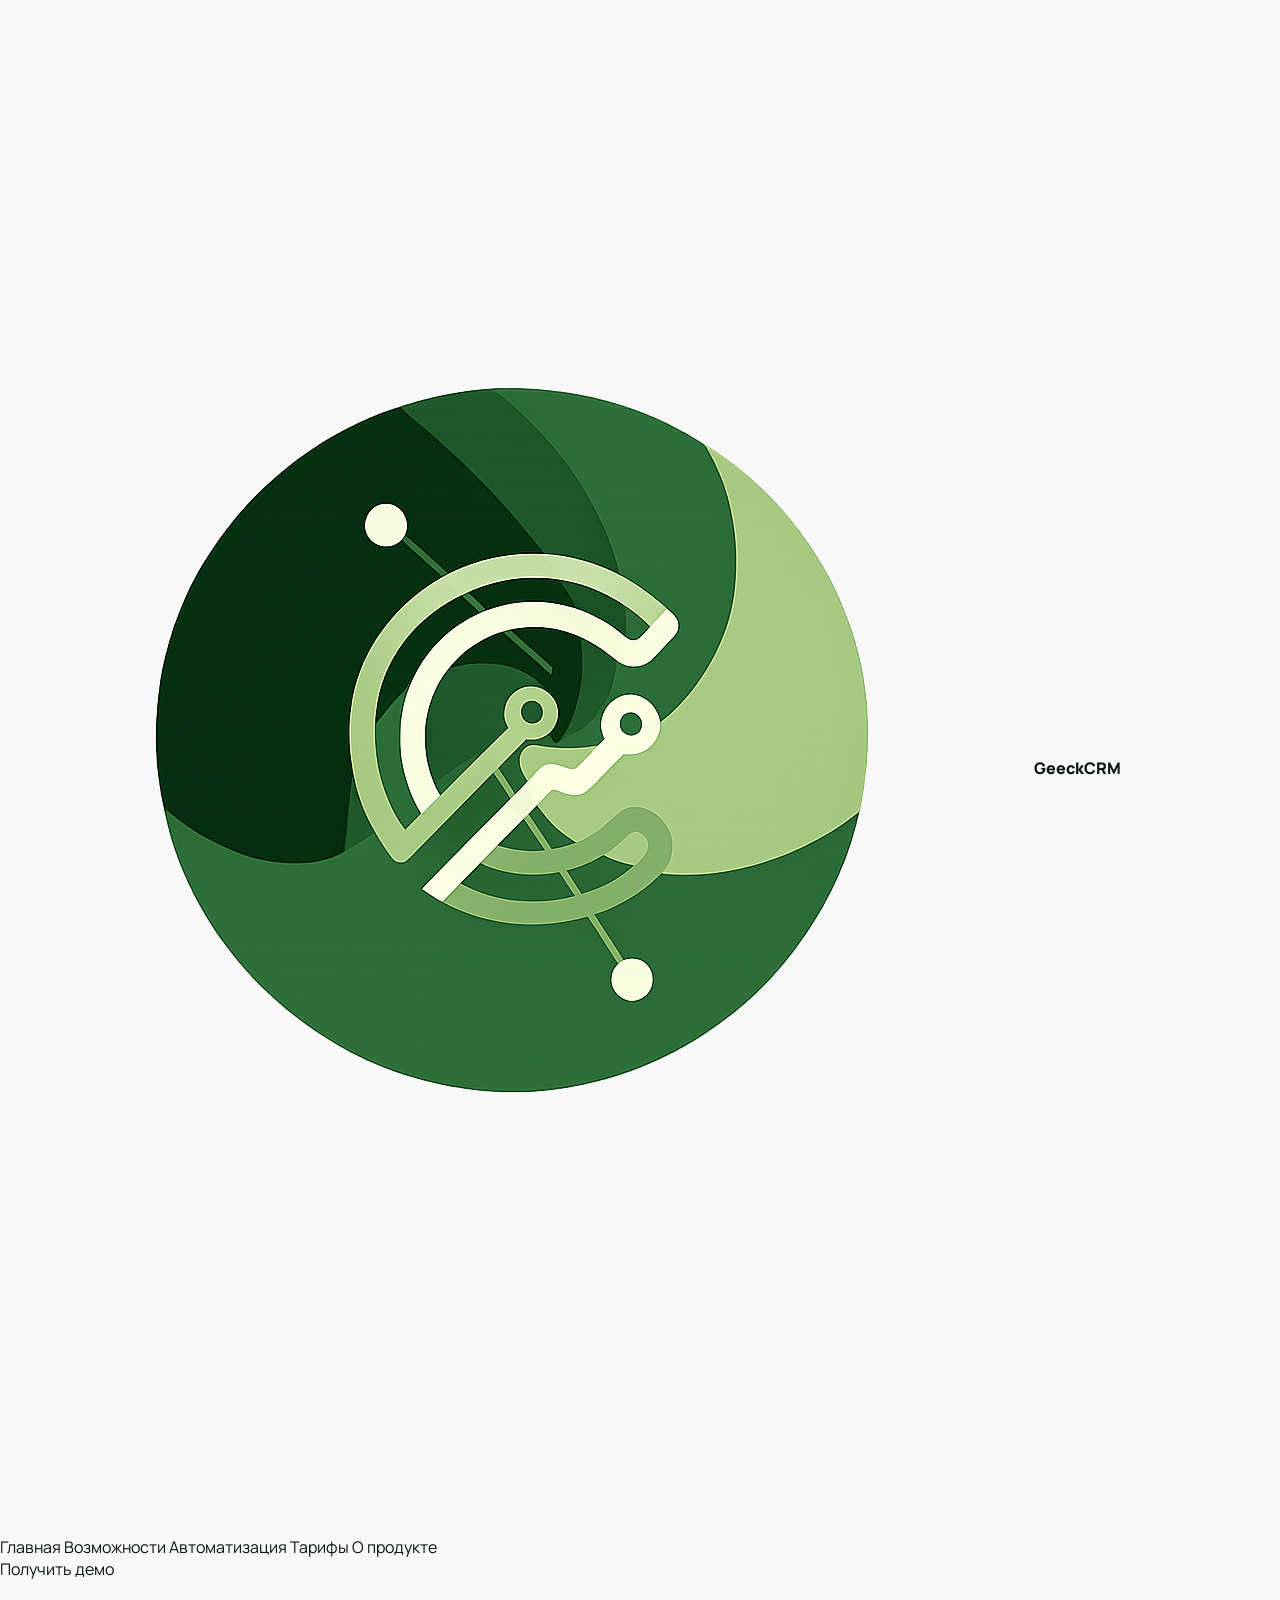
<file: analytics.html>
<!doctype html>
<html lang="ru">
  <head>
    <meta charset="UTF-8" />
    <meta name="viewport" content="width=device-width, initial-scale=1.0" />
    <meta http-equiv="refresh" content="0; url=product.html#control" />
    <title>GeeckCRM — аналитика и контроль находятся на странице возможностей</title>
    <link rel="icon" href="favicon.ico" />
  </head>
  <body>
    <p><a href="product.html#control">Раздел с аналитикой и контролем находится на странице возможностей.</a></p>
  </body>
</html>
</file>
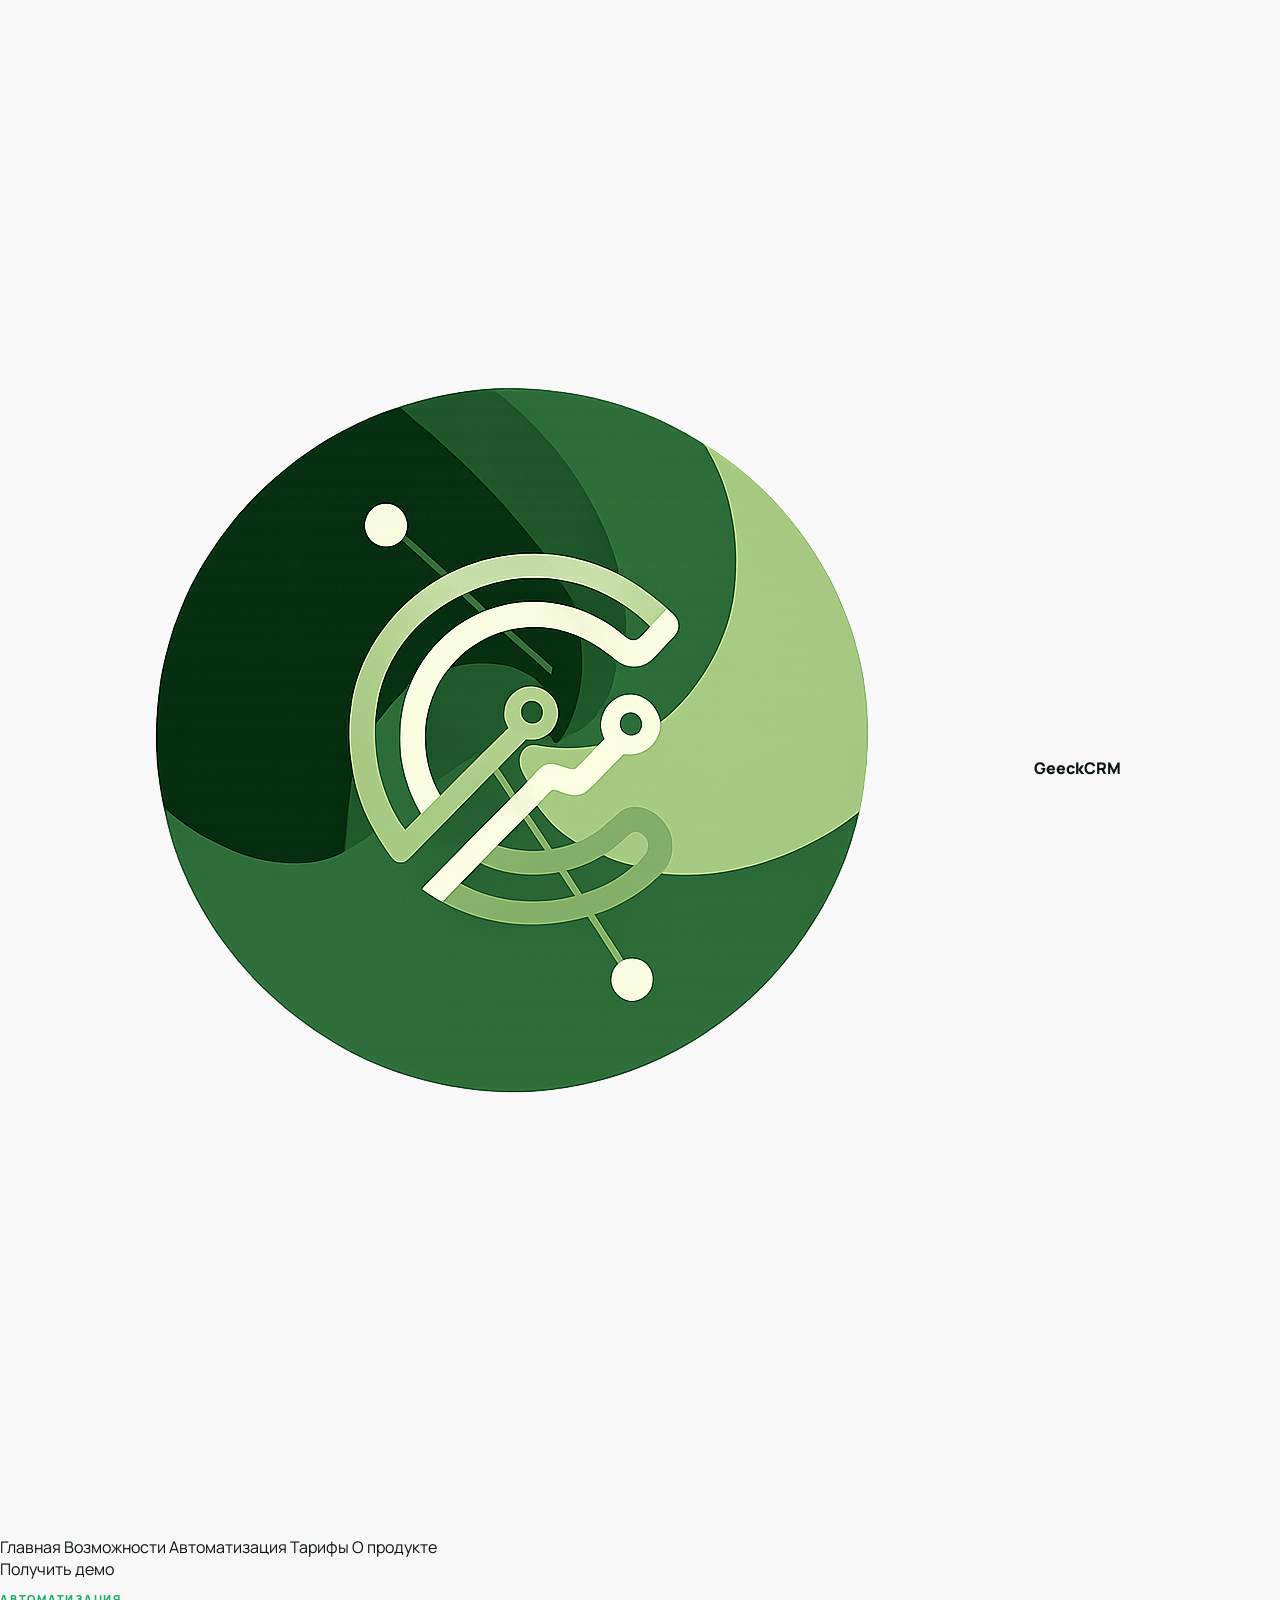
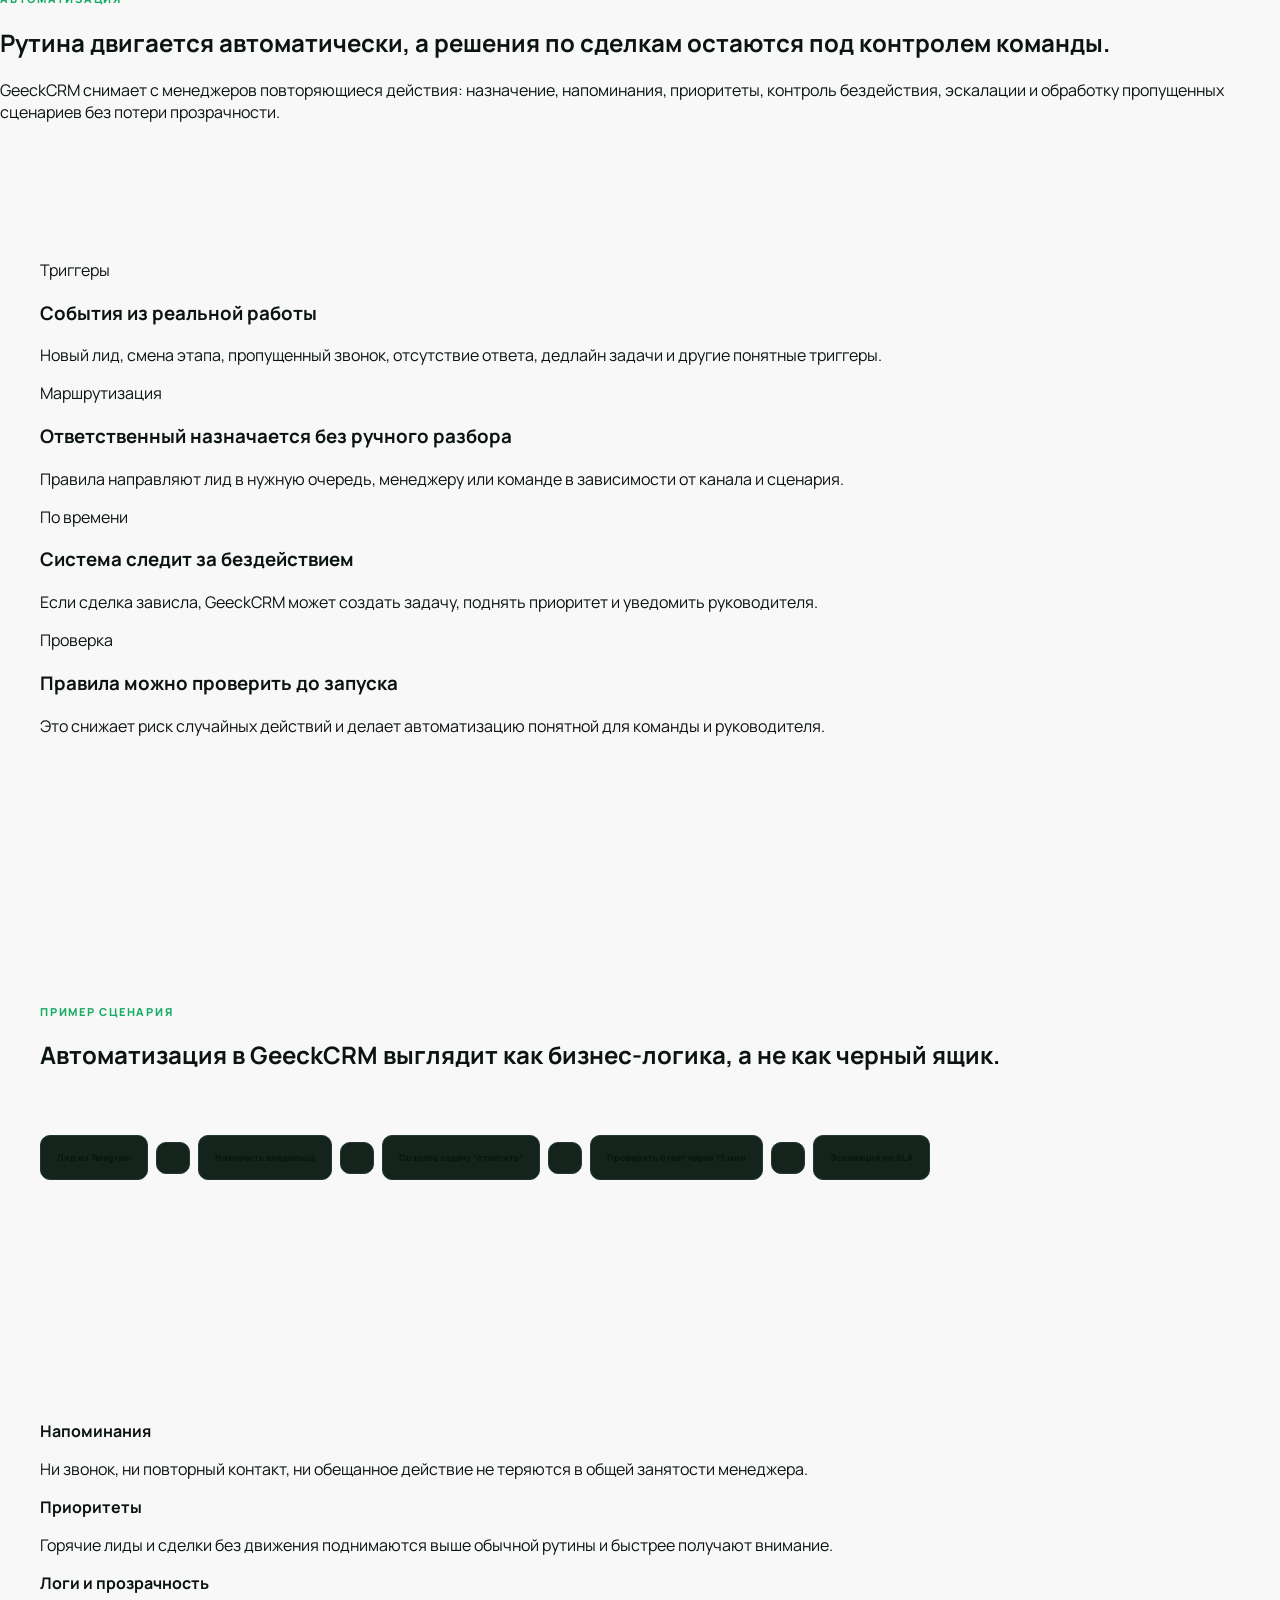
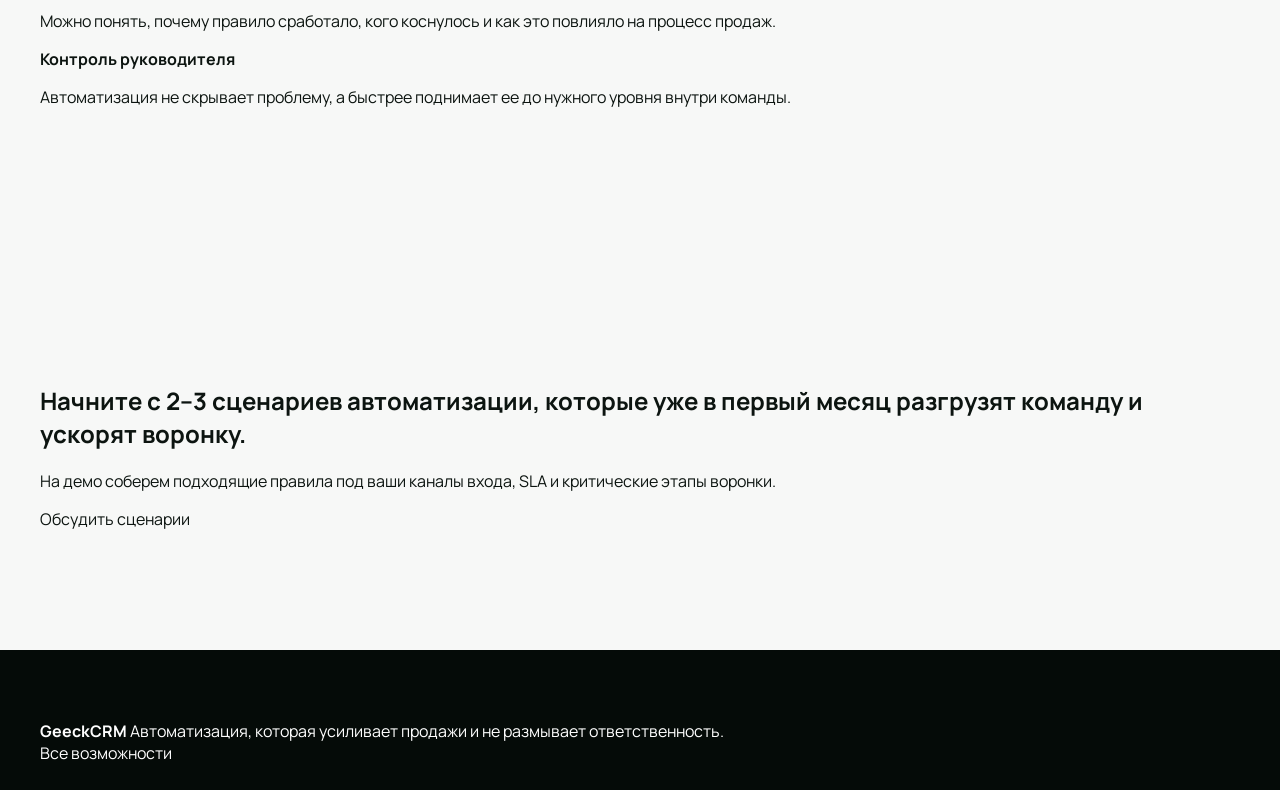
<file: automation.html>
<!doctype html>
<html lang="ru">
  <head>
    <meta charset="UTF-8" />
    <meta name="viewport" content="width=device-width, initial-scale=1.0" />
    <title>GeeckCRM — автоматизация продаж без потери контроля</title>
    <meta
      name="description"
      content="Напоминания, маршрутизация, проверка правил, сценарии по времени и контроль автоматизации в GeeckCRM."
    />
    <link rel="preconnect" href="https://fonts.googleapis.com" />
    <link rel="preconnect" href="https://fonts.gstatic.com" crossorigin />
    <link
      href="https://fonts.googleapis.com/css2?family=Manrope:wght@400;500;600;700;800&family=Space+Grotesk:wght@500;700&display=swap"
      rel="stylesheet"
    />
    <link rel="icon" href="favicon.ico" />
    <link rel="apple-touch-icon" href="apple-touch-icon.png" />
    <link rel="stylesheet" href="styles.css" />
  </head>
  <body>
    <div class="page-shell">
      <header class="site-header">
        <a class="brand" href="index.html" aria-label="GeeckCRM">
          <img src="assets/logo-hq.png" alt="GeeckCRM" />
          <span>GeeckCRM</span>
        </a>
        <nav class="nav">
          <a href="index.html">Главная</a>
          <a href="product.html">Возможности</a>
          <a class="active" href="automation.html">Автоматизация</a>
          <a href="prices.html">Тарифы</a>
          <a href="about.html">О продукте</a>
        </nav>
        <a class="header-cta" href="mailto:demo@geeckcrm.ru">Получить демо</a>
      </header>

      <main>
        <section class="page-hero reveal">
          <p class="eyebrow">Автоматизация</p>
          <h1>Рутина двигается автоматически, а решения по сделкам остаются под контролем команды.</h1>
          <p>GeeckCRM снимает с менеджеров повторяющиеся действия: назначение, напоминания, приоритеты, контроль бездействия, эскалации и обработку пропущенных сценариев без потери прозрачности.</p>
        </section>

        <section class="section feature-grid compact">
          <article class="feature reveal"><span>Триггеры</span><h3>События из реальной работы</h3><p>Новый лид, смена этапа, пропущенный звонок, отсутствие ответа, дедлайн задачи и другие понятные триггеры.</p></article>
          <article class="feature reveal"><span>Маршрутизация</span><h3>Ответственный назначается без ручного разбора</h3><p>Правила направляют лид в нужную очередь, менеджеру или команде в зависимости от канала и сценария.</p></article>
          <article class="feature reveal"><span>По времени</span><h3>Система следит за бездействием</h3><p>Если сделка зависла, GeeckCRM может создать задачу, поднять приоритет и уведомить руководителя.</p></article>
          <article class="feature reveal"><span>Проверка</span><h3>Правила можно проверить до запуска</h3><p>Это снижает риск случайных действий и делает автоматизацию понятной для команды и руководителя.</p></article>
        </section>

        <section class="section split section-spotlight">
          <div class="section-title reveal">
            <p class="eyebrow">Пример сценария</p>
            <h2>Автоматизация в GeeckCRM выглядит как бизнес-логика, а не как черный ящик.</h2>
          </div>
          <div class="automation-flow reveal">
            <div class="flow-node">Лид из Telegram</div>
            <div class="flow-arrow"></div>
            <div class="flow-node accent">Назначить владельца</div>
            <div class="flow-arrow"></div>
            <div class="flow-node">Создать задачу “ответить”</div>
            <div class="flow-arrow"></div>
            <div class="flow-node">Проверить ответ через 15 мин</div>
            <div class="flow-arrow"></div>
            <div class="flow-node risk">Эскалация по SLA</div>
          </div>
        </section>

        <section class="section analytics-shell">
          <div class="analytics-grid">
            <article class="analytics-card reveal"><strong>Напоминания</strong><p>Ни звонок, ни повторный контакт, ни обещанное действие не теряются в общей занятости менеджера.</p></article>
            <article class="analytics-card reveal"><strong>Приоритеты</strong><p>Горячие лиды и сделки без движения поднимаются выше обычной рутины и быстрее получают внимание.</p></article>
            <article class="analytics-card reveal"><strong>Логи и прозрачность</strong><p>Можно понять, почему правило сработало, кого коснулось и как это повлияло на процесс продаж.</p></article>
            <article class="analytics-card reveal"><strong>Контроль руководителя</strong><p>Автоматизация не скрывает проблему, а быстрее поднимает ее до нужного уровня внутри команды.</p></article>
          </div>
        </section>

        <section class="section cta-panel reveal">
          <h2>Начните с 2–3 сценариев автоматизации, которые уже в первый месяц разгрузят команду и ускорят воронку.</h2>
          <p>На демо соберем подходящие правила под ваши каналы входа, SLA и критические этапы воронки.</p>
          <a class="btn primary" href="mailto:demo@geeckcrm.ru">Обсудить сценарии</a>
        </section>
      </main>

      <footer class="footer">
        <div>
          <strong>GeeckCRM</strong>
          <span>Автоматизация, которая усиливает продажи и не размывает ответственность.</span>
        </div>
        <a href="product.html">Все возможности</a>
      </footer>
    </div>
    <script src="script.js"></script>
  </body>
</html>
</file>
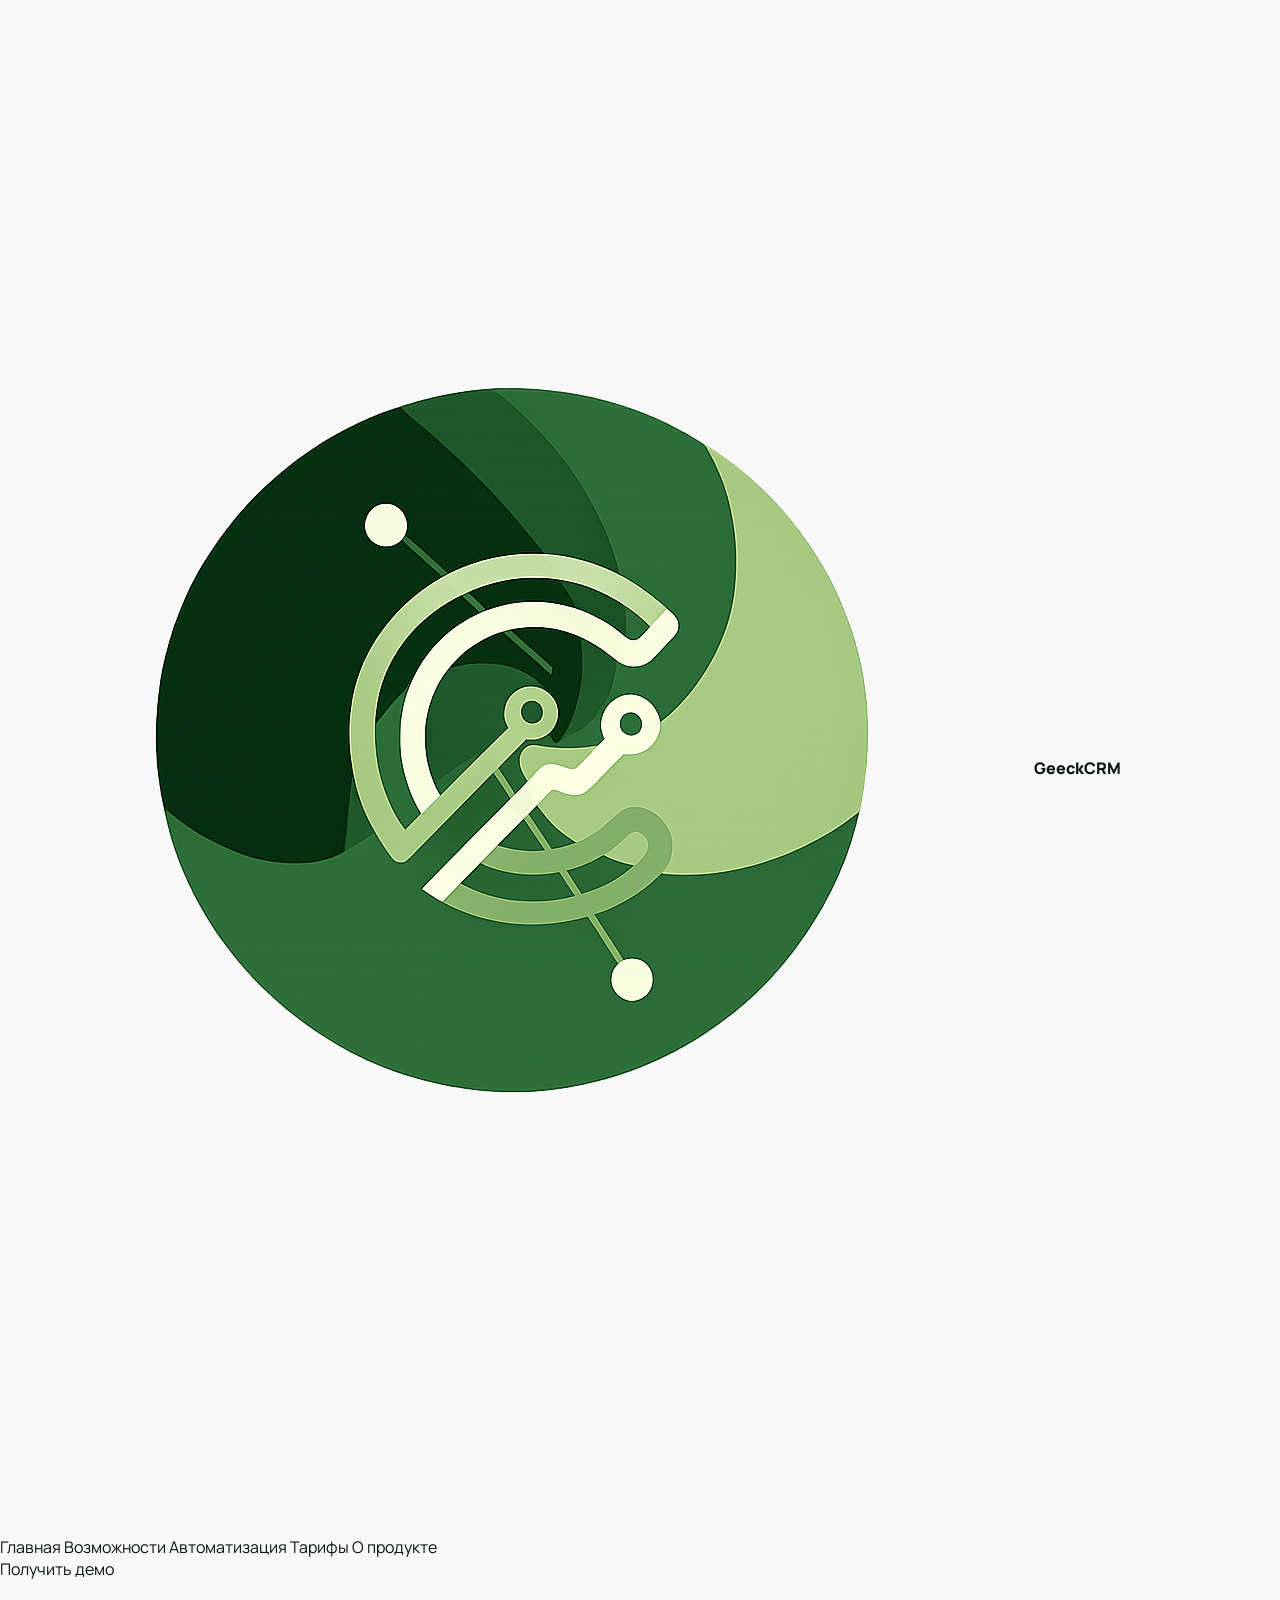
<file: integrations.html>
<!doctype html>
<html lang="ru">
  <head>
    <meta charset="UTF-8" />
    <meta name="viewport" content="width=device-width, initial-scale=1.0" />
    <meta http-equiv="refresh" content="0; url=product.html#channels" />
    <title>GeeckCRM — интеграции находятся на странице возможностей</title>
    <link rel="icon" href="favicon.ico" />
  </head>
  <body>
    <p><a href="product.html#channels">Раздел с интеграциями находится на странице возможностей.</a></p>
  </body>
</html>
</file>
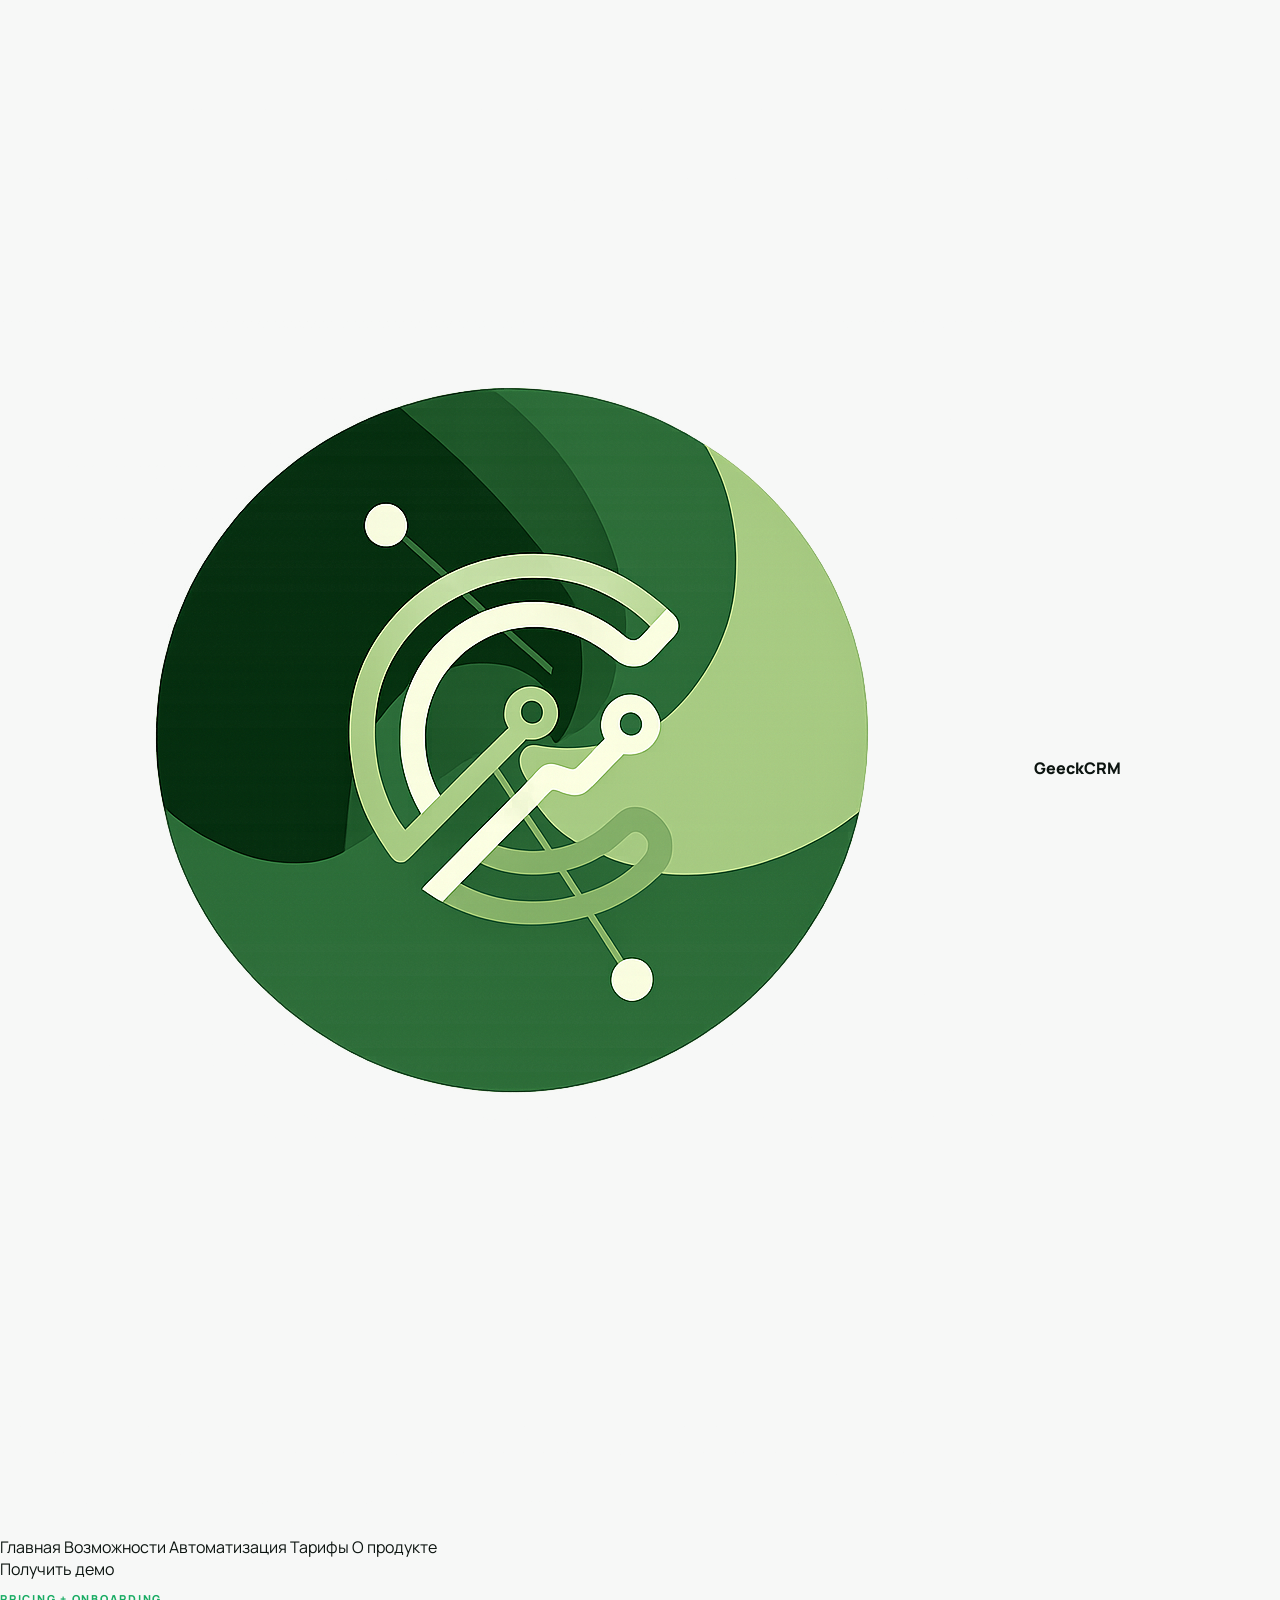
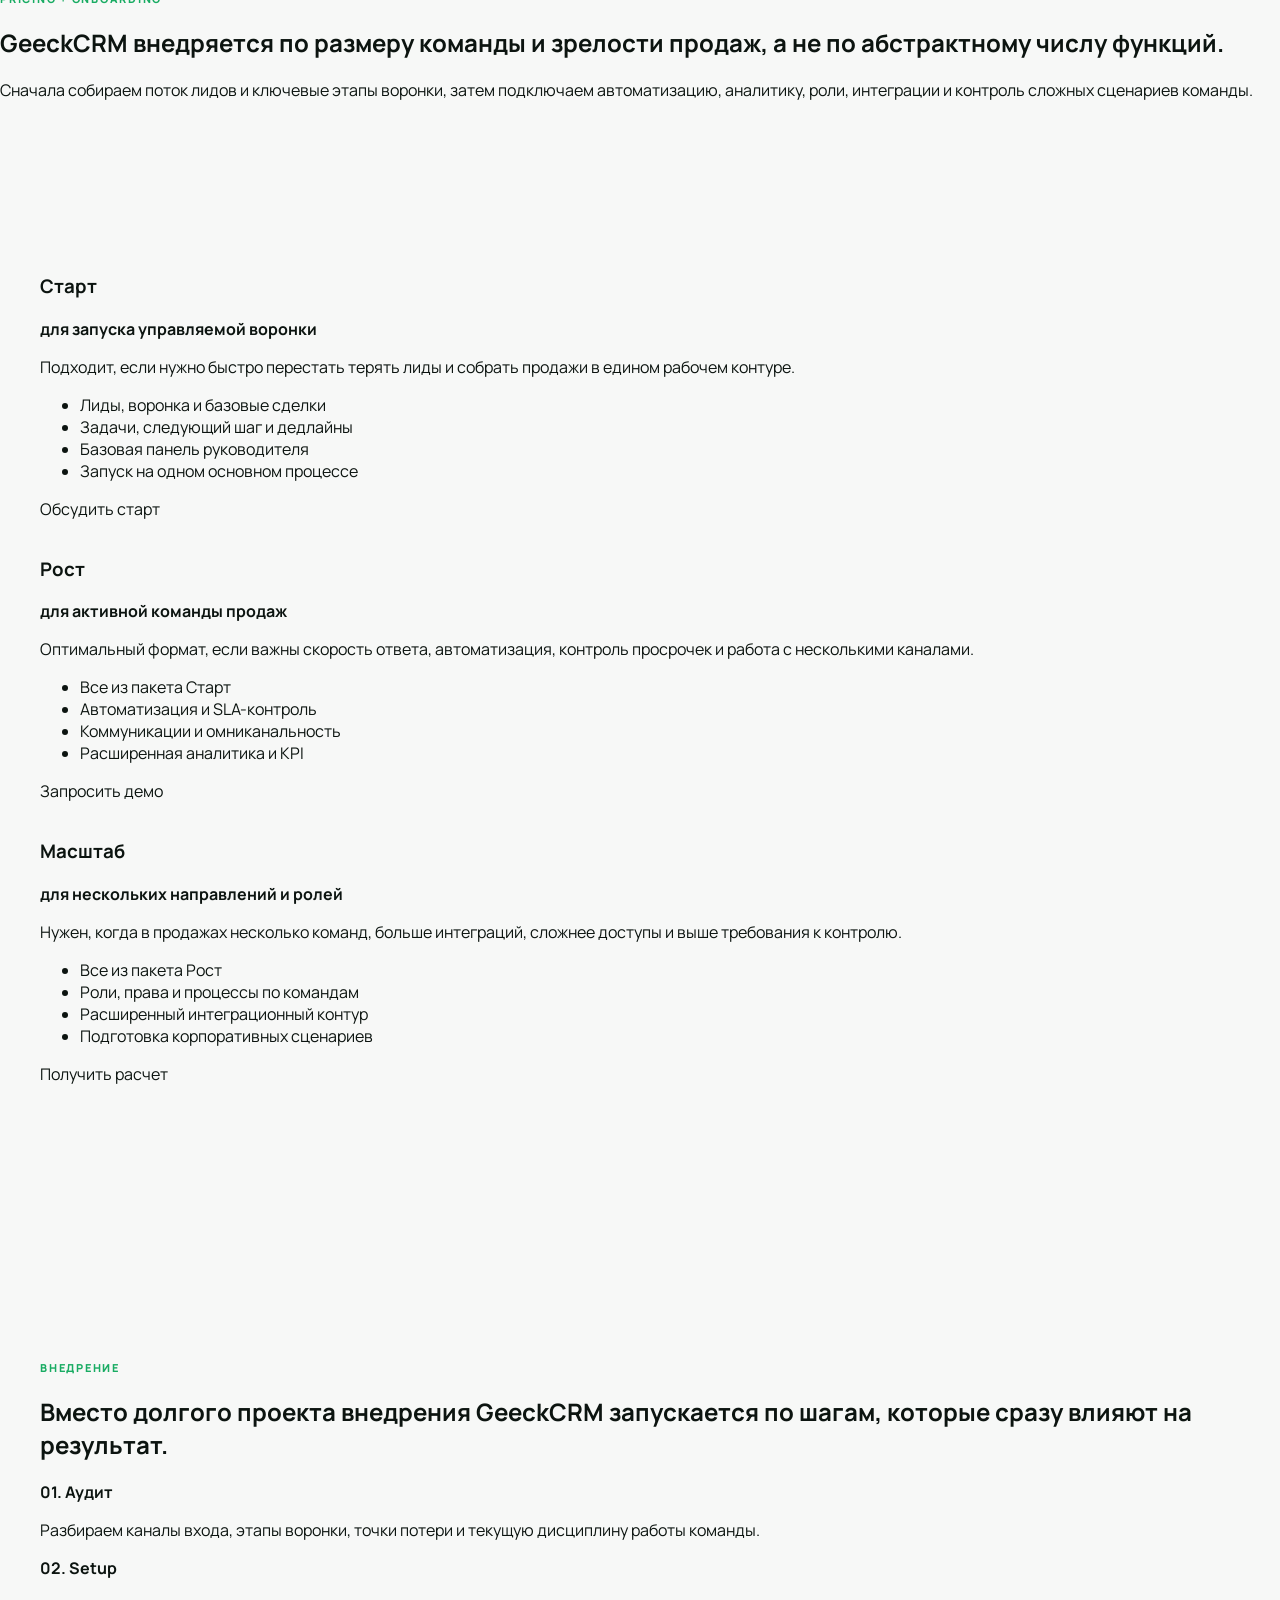
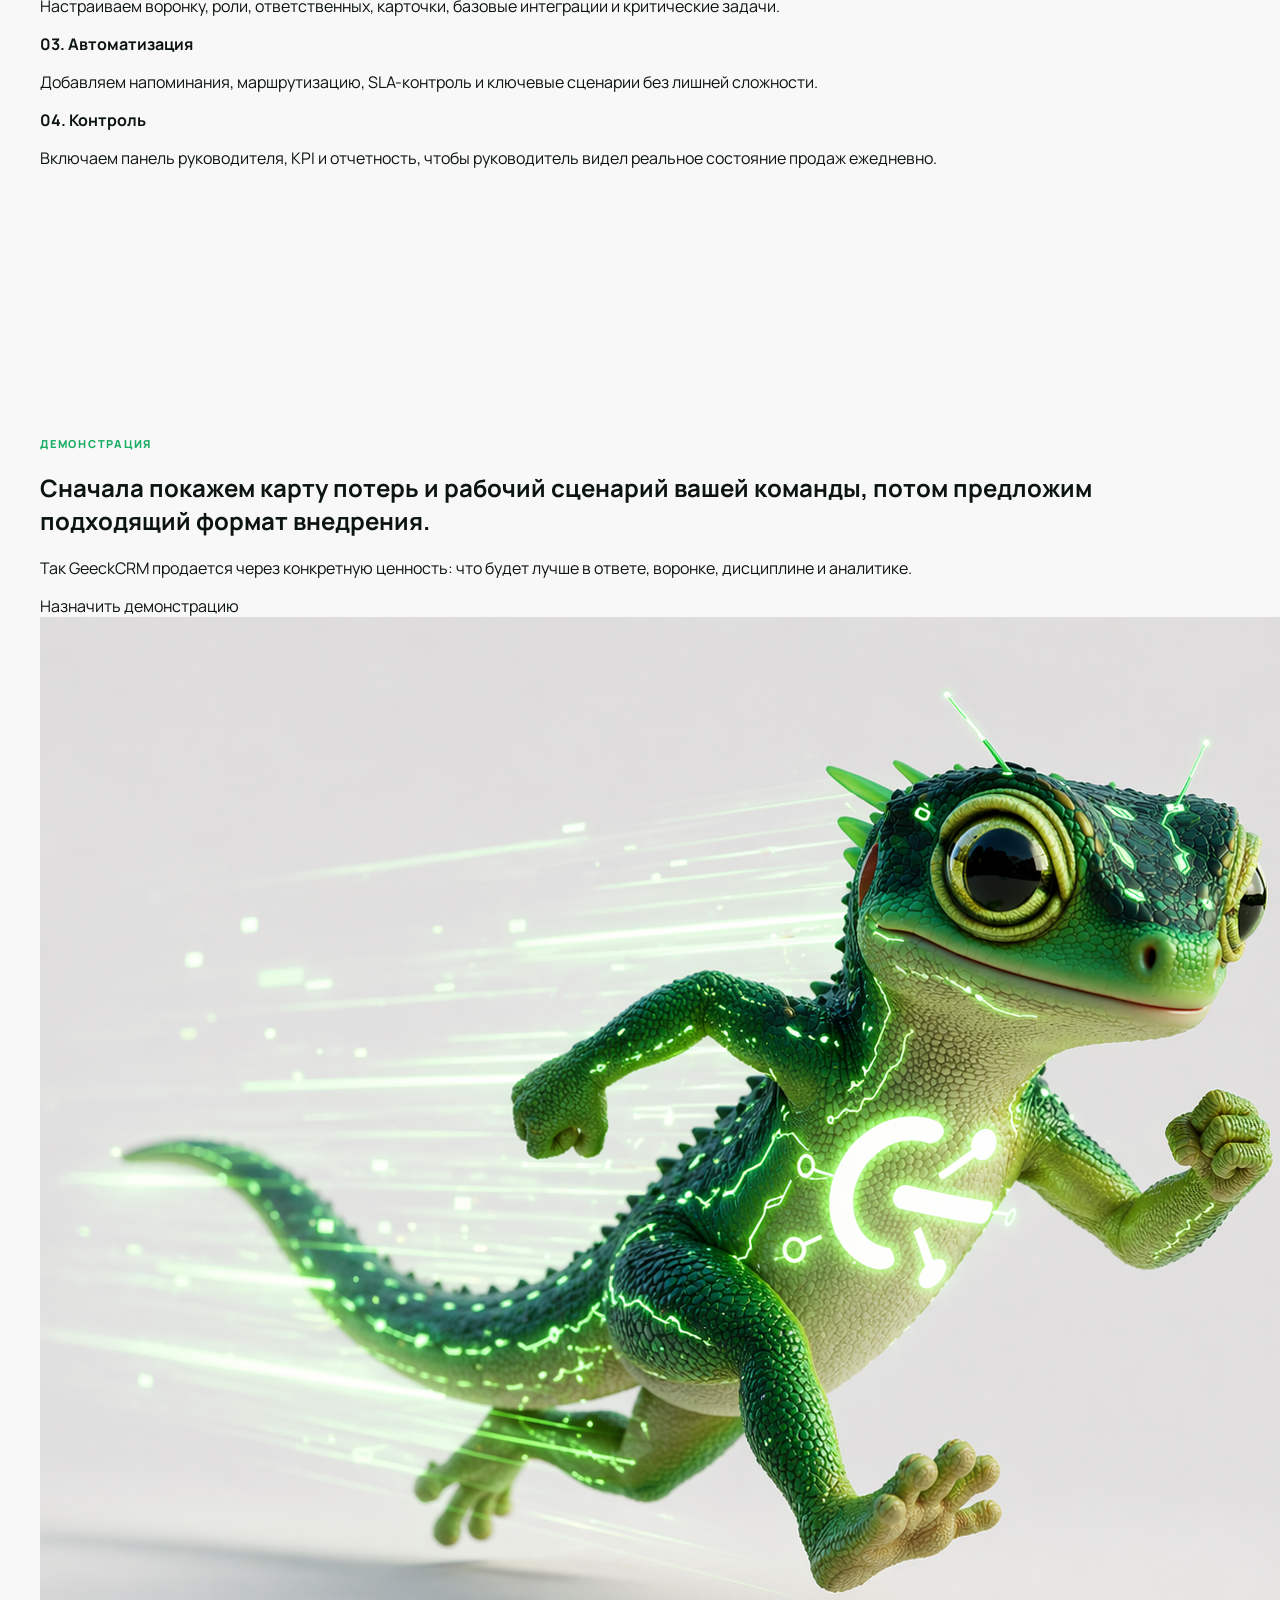
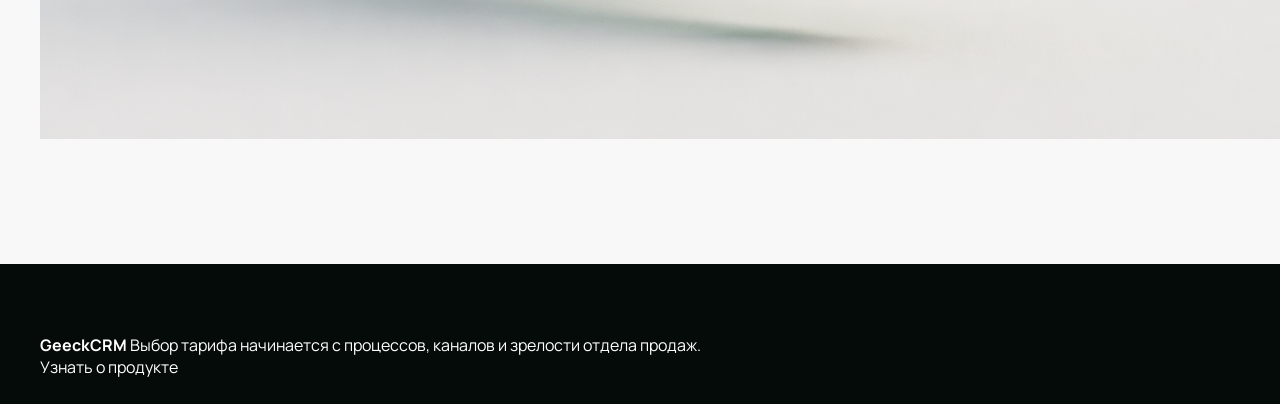
<file: prices.html>
<!doctype html>
<html lang="ru">
  <head>
    <meta charset="UTF-8" />
    <meta name="viewport" content="width=device-width, initial-scale=1.0" />
    <title>GeeckCRM — тарифы и формат внедрения</title>
    <meta
      name="description"
      content="Тарифы GeeckCRM для старта, роста и масштабирования отдела продаж с демо, внедрением и настройкой процессов."
    />
    <link rel="preconnect" href="https://fonts.googleapis.com" />
    <link rel="preconnect" href="https://fonts.gstatic.com" crossorigin />
    <link
      href="https://fonts.googleapis.com/css2?family=Manrope:wght@400;500;600;700;800&family=Space+Grotesk:wght@500;700&display=swap"
      rel="stylesheet"
    />
    <link rel="icon" href="favicon.ico" />
    <link rel="apple-touch-icon" href="apple-touch-icon.png" />
    <link rel="stylesheet" href="styles.css" />
  </head>
  <body>
    <div class="page-shell">
      <header class="site-header">
        <a class="brand" href="index.html" aria-label="GeeckCRM">
          <img src="assets/logo-hq.png" alt="GeeckCRM" />
          <span>GeeckCRM</span>
        </a>
        <nav class="nav">
          <a href="index.html">Главная</a>
          <a href="product.html">Возможности</a>
          <a href="automation.html">Автоматизация</a>
          <a class="active" href="prices.html">Тарифы</a>
          <a href="about.html">О продукте</a>
        </nav>
        <a class="header-cta" href="mailto:demo@geeckcrm.ru">Получить демо</a>
      </header>

      <main>
        <section class="page-hero reveal">
          <p class="eyebrow">Pricing + onboarding</p>
          <h1>GeeckCRM внедряется по размеру команды и зрелости продаж, а не по абстрактному числу функций.</h1>
          <p>Сначала собираем поток лидов и ключевые этапы воронки, затем подключаем автоматизацию, аналитику, роли, интеграции и контроль сложных сценариев команды.</p>
        </section>

        <section class="section price-grid">
          <article class="price reveal"><h3>Старт</h3><strong>для запуска управляемой воронки</strong><p>Подходит, если нужно быстро перестать терять лиды и собрать продажи в едином рабочем контуре.</p><ul><li>Лиды, воронка и базовые сделки</li><li>Задачи, следующий шаг и дедлайны</li><li>Базовая панель руководителя</li><li>Запуск на одном основном процессе</li></ul><a class="btn" href="mailto:demo@geeckcrm.ru">Обсудить старт</a></article>
          <article class="price main reveal"><h3>Рост</h3><strong>для активной команды продаж</strong><p>Оптимальный формат, если важны скорость ответа, автоматизация, контроль просрочек и работа с несколькими каналами.</p><ul><li>Все из пакета Старт</li><li>Автоматизация и SLA-контроль</li><li>Коммуникации и омниканальность</li><li>Расширенная аналитика и KPI</li></ul><a class="btn primary" href="mailto:demo@geeckcrm.ru">Запросить демо</a></article>
          <article class="price reveal"><h3>Масштаб</h3><strong>для нескольких направлений и ролей</strong><p>Нужен, когда в продажах несколько команд, больше интеграций, сложнее доступы и выше требования к контролю.</p><ul><li>Все из пакета Рост</li><li>Роли, права и процессы по командам</li><li>Расширенный интеграционный контур</li><li>Подготовка корпоративных сценариев</li></ul><a class="btn" href="mailto:demo@geeckcrm.ru">Получить расчет</a></article>
        </section>

        <section class="section workflow-section">
          <div class="section-title reveal">
            <p class="eyebrow">Внедрение</p>
            <h2>Вместо долгого проекта внедрения GeeckCRM запускается по шагам, которые сразу влияют на результат.</h2>
          </div>
          <div class="workflow-grid">
            <article class="workflow-step reveal"><strong>01. Аудит</strong><p>Разбираем каналы входа, этапы воронки, точки потери и текущую дисциплину работы команды.</p></article>
            <article class="workflow-step reveal"><strong>02. Setup</strong><p>Настраиваем воронку, роли, ответственных, карточки, базовые интеграции и критические задачи.</p></article>
            <article class="workflow-step reveal"><strong>03. Автоматизация</strong><p>Добавляем напоминания, маршрутизацию, SLA-контроль и ключевые сценарии без лишней сложности.</p></article>
            <article class="workflow-step reveal"><strong>04. Контроль</strong><p>Включаем панель руководителя, KPI и отчетность, чтобы руководитель видел реальное состояние продаж ежедневно.</p></article>
          </div>
        </section>

        <section class="section visual-band premium-band reveal">
          <div class="band-copy">
            <p class="eyebrow">Демонстрация</p>
            <h2>Сначала покажем карту потерь и рабочий сценарий вашей команды, потом предложим подходящий формат внедрения.</h2>
            <p>Так GeeckCRM продается через конкретную ценность: что будет лучше в ответе, воронке, дисциплине и аналитике.</p>
            <a class="btn light" href="mailto:demo@geeckcrm.ru">Назначить демонстрацию</a>
          </div>
          <img src="assets/mascot-run.png" alt="GeeckCRM ускоряет продажи" />
        </section>
      </main>

      <footer class="footer">
        <div>
          <strong>GeeckCRM</strong>
          <span>Выбор тарифа начинается с процессов, каналов и зрелости отдела продаж.</span>
        </div>
        <a href="about.html">Узнать о продукте</a>
      </footer>
    </div>
    <script src="script.js"></script>
  </body>
</html>
</file>
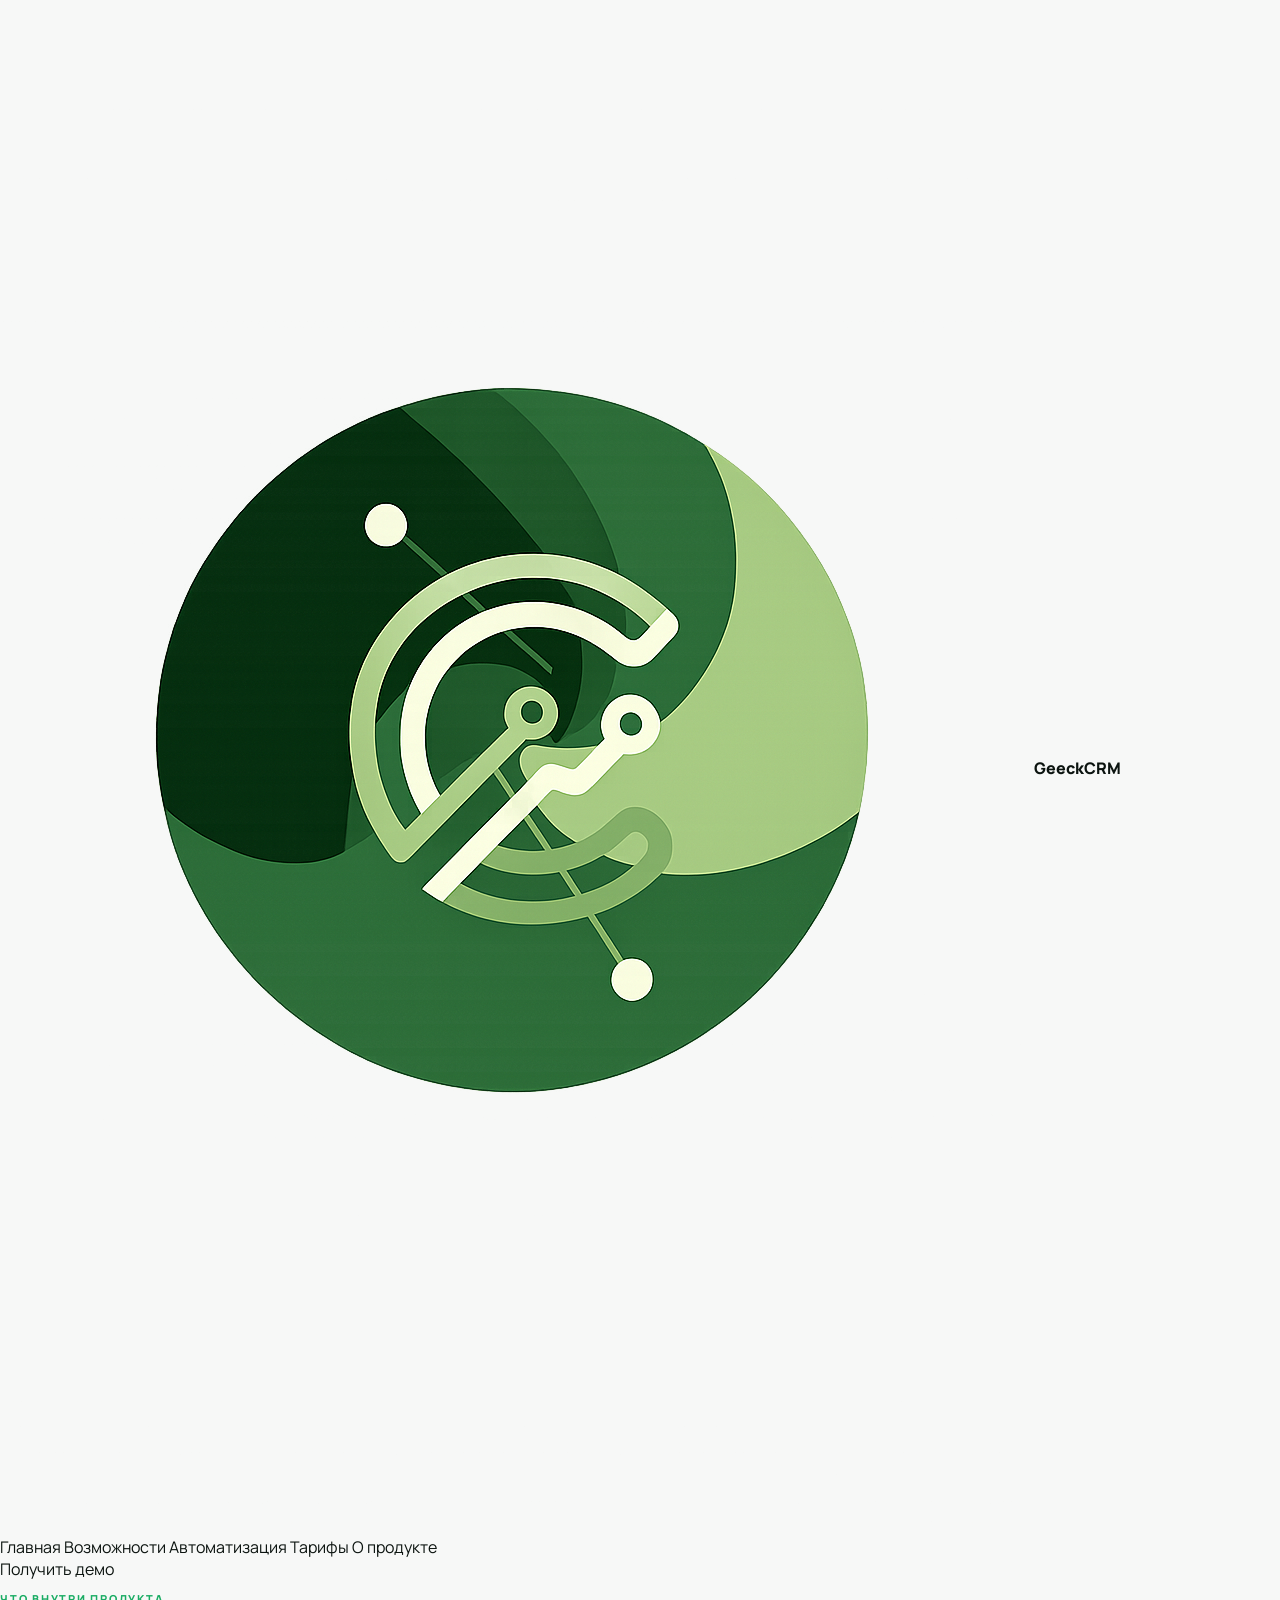
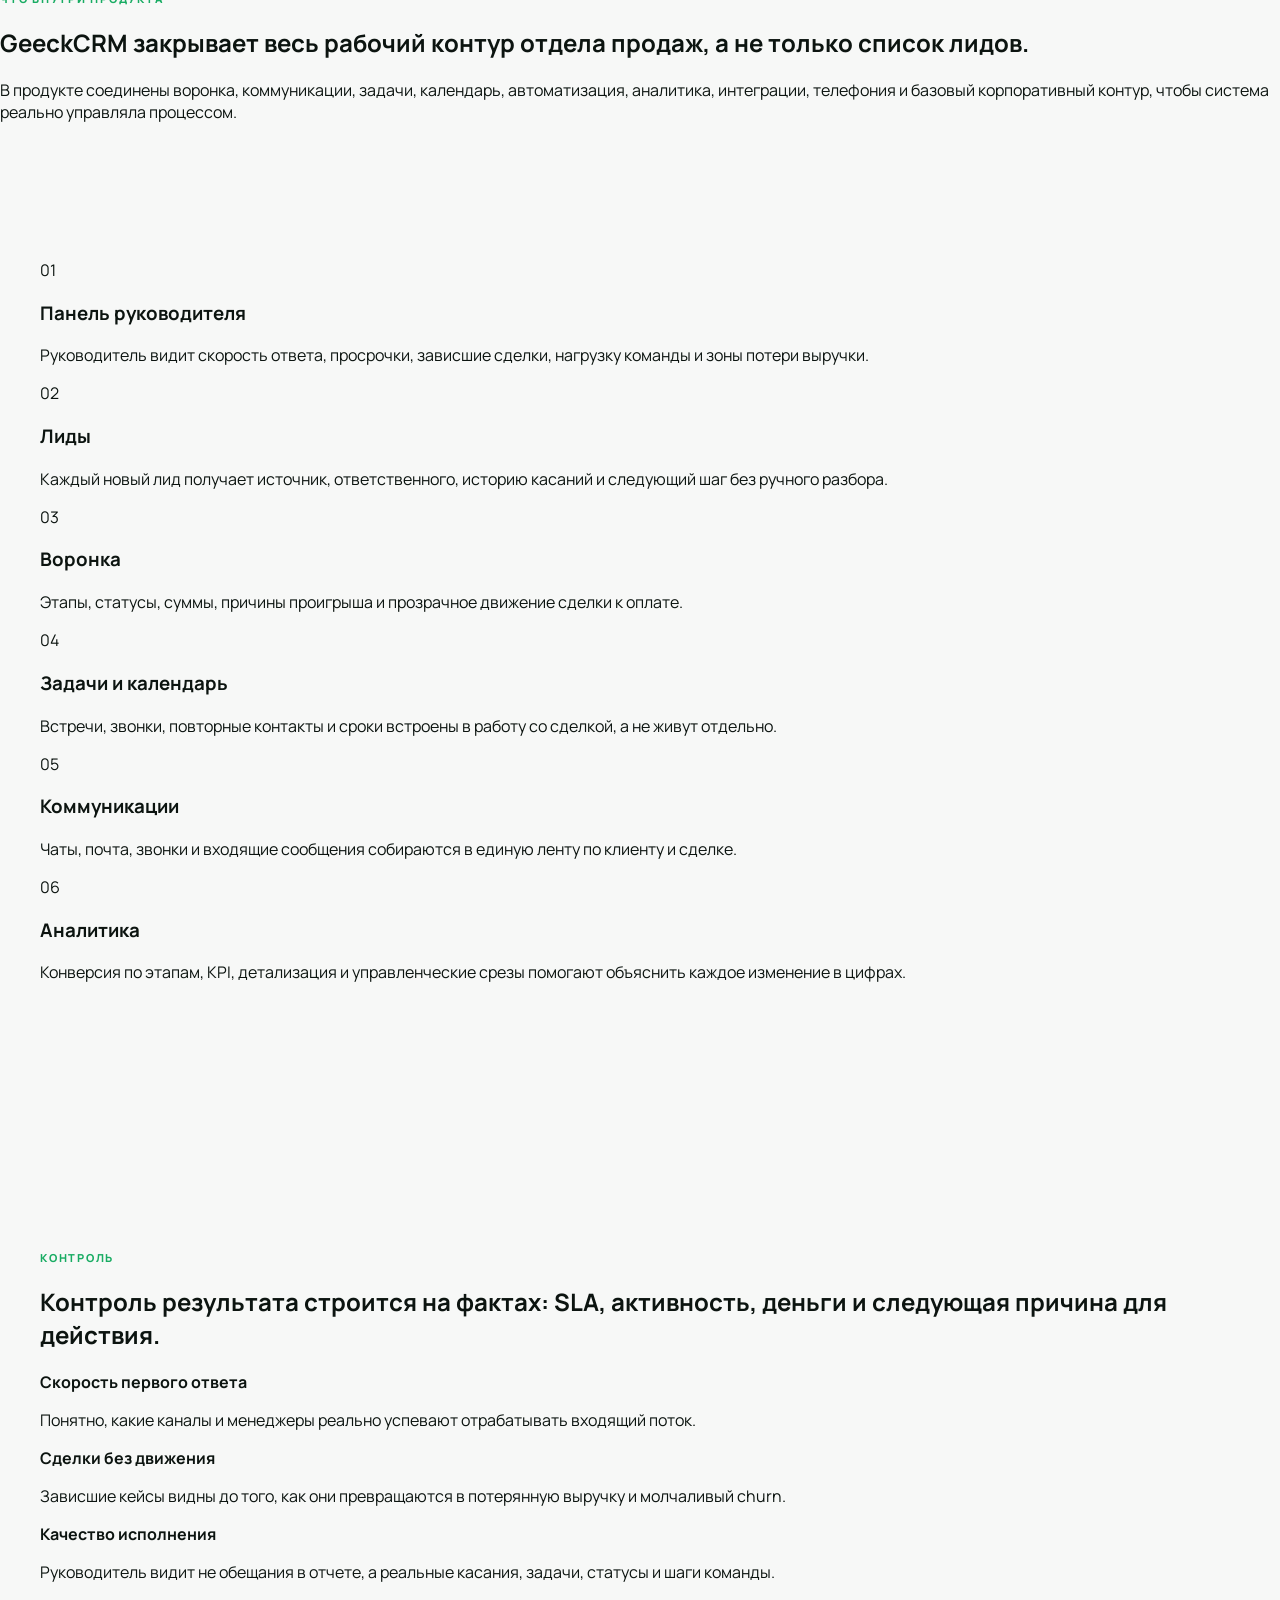
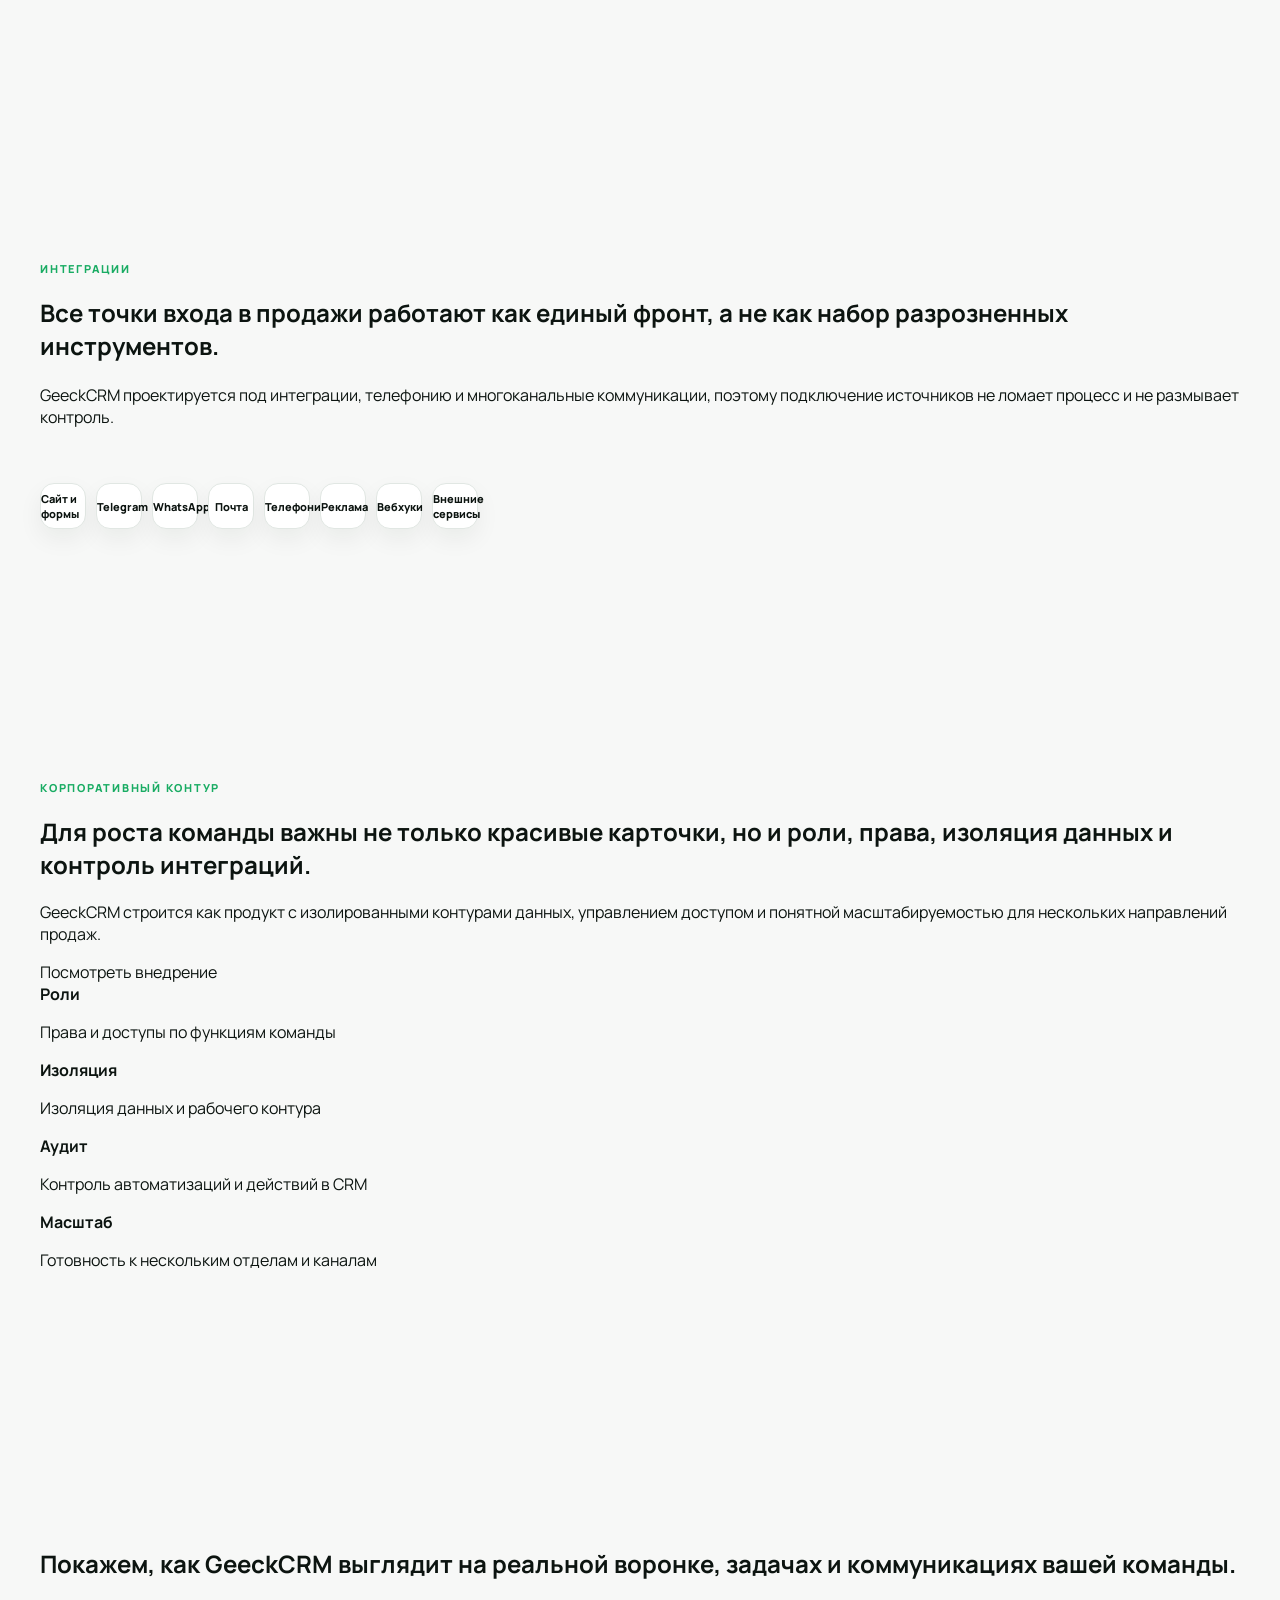
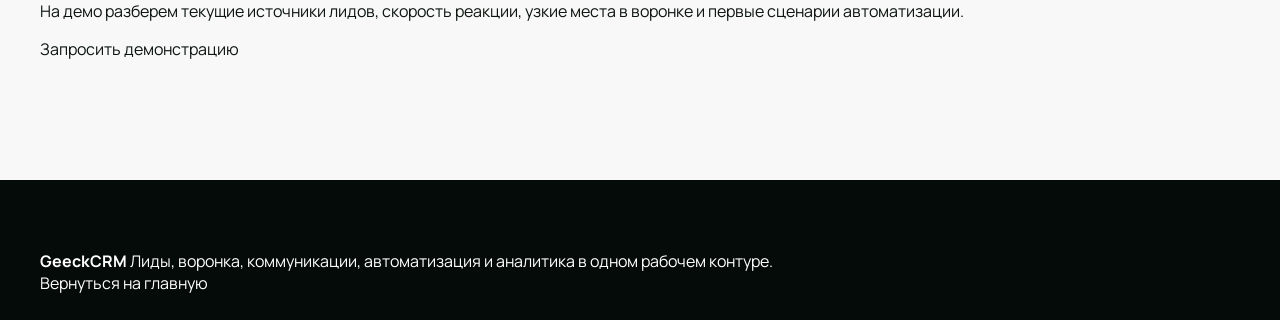
<file: product.html>
<!doctype html>
<html lang="ru">
  <head>
    <meta charset="UTF-8" />
    <meta name="viewport" content="width=device-width, initial-scale=1.0" />
    <title>GeeckCRM — возможности CRM для продаж, контроля и коммуникаций</title>
    <meta
      name="description"
      content="Лиды, воронка, коммуникации, задачи, аналитика, интеграции и корпоративный контур GeeckCRM в одной системе."
    />
    <link rel="preconnect" href="https://fonts.googleapis.com" />
    <link rel="preconnect" href="https://fonts.gstatic.com" crossorigin />
    <link
      href="https://fonts.googleapis.com/css2?family=Manrope:wght@400;500;600;700;800&family=Space+Grotesk:wght@500;700&display=swap"
      rel="stylesheet"
    />
    <link rel="icon" href="favicon.ico" />
    <link rel="apple-touch-icon" href="apple-touch-icon.png" />
    <link rel="stylesheet" href="styles.css" />
  </head>
  <body>
    <div class="page-shell">
      <header class="site-header">
        <a class="brand" href="index.html" aria-label="GeeckCRM">
          <img src="assets/logo-hq.png" alt="GeeckCRM" />
          <span>GeeckCRM</span>
        </a>
        <nav class="nav">
          <a href="index.html">Главная</a>
          <a class="active" href="product.html">Возможности</a>
          <a href="automation.html">Автоматизация</a>
          <a href="prices.html">Тарифы</a>
          <a href="about.html">О продукте</a>
        </nav>
        <a class="header-cta" href="mailto:demo@geeckcrm.ru">Получить демо</a>
      </header>

      <main>
        <section class="page-hero reveal">
          <p class="eyebrow">Что внутри продукта</p>
          <h1>GeeckCRM закрывает весь рабочий контур отдела продаж, а не только список лидов.</h1>
          <p>
            В продукте соединены воронка, коммуникации, задачи, календарь, автоматизация, аналитика,
            интеграции, телефония и базовый корпоративный контур, чтобы система реально управляла процессом.
          </p>
        </section>

        <section class="section feature-grid product-grid-strong">
          <article class="feature reveal"><span>01</span><h3>Панель руководителя</h3><p>Руководитель видит скорость ответа, просрочки, зависшие сделки, нагрузку команды и зоны потери выручки.</p></article>
          <article class="feature reveal"><span>02</span><h3>Лиды</h3><p>Каждый новый лид получает источник, ответственного, историю касаний и следующий шаг без ручного разбора.</p></article>
          <article class="feature reveal"><span>03</span><h3>Воронка</h3><p>Этапы, статусы, суммы, причины проигрыша и прозрачное движение сделки к оплате.</p></article>
          <article class="feature reveal"><span>04</span><h3>Задачи и календарь</h3><p>Встречи, звонки, повторные контакты и сроки встроены в работу со сделкой, а не живут отдельно.</p></article>
          <article class="feature reveal"><span>05</span><h3>Коммуникации</h3><p>Чаты, почта, звонки и входящие сообщения собираются в единую ленту по клиенту и сделке.</p></article>
          <article class="feature reveal"><span>06</span><h3>Аналитика</h3><p>Конверсия по этапам, KPI, детализация и управленческие срезы помогают объяснить каждое изменение в цифрах.</p></article>
        </section>

        <section class="section split" id="control">
          <div class="section-title reveal">
            <p class="eyebrow">Контроль</p>
            <h2>Контроль результата строится на фактах: SLA, активность, деньги и следующая причина для действия.</h2>
          </div>
          <div class="benefit-list reveal">
            <article><b>Скорость первого ответа</b><p>Понятно, какие каналы и менеджеры реально успевают отрабатывать входящий поток.</p></article>
            <article><b>Сделки без движения</b><p>Зависшие кейсы видны до того, как они превращаются в потерянную выручку и молчаливый churn.</p></article>
            <article><b>Качество исполнения</b><p>Руководитель видит не обещания в отчете, а реальные касания, задачи, статусы и шаги команды.</p></article>
          </div>
        </section>

        <section class="section channels-panel" id="channels">
          <div class="section-title center reveal">
            <p class="eyebrow">Интеграции</p>
            <h2>Все точки входа в продажи работают как единый фронт, а не как набор разрозненных инструментов.</h2>
            <p class="section-lead">
              GeeckCRM проектируется под интеграции, телефонию и многоканальные коммуникации,
              поэтому подключение источников не ломает процесс и не размывает контроль.
            </p>
          </div>
          <div class="channels reveal">
            <span>Сайт и формы</span><span>Telegram</span><span>WhatsApp</span><span>Почта</span><span>Телефония</span><span>Реклама</span><span>Вебхуки</span><span>Внешние сервисы</span>
          </div>
        </section>

        <section class="section visual-band premium-band reveal">
          <div class="band-copy">
            <p class="eyebrow">Корпоративный контур</p>
            <h2>Для роста команды важны не только красивые карточки, но и роли, права, изоляция данных и контроль интеграций.</h2>
            <p>GeeckCRM строится как продукт с изолированными контурами данных, управлением доступом и понятной масштабируемостью для нескольких направлений продаж.</p>
            <a class="btn light" href="prices.html">Посмотреть внедрение</a>
          </div>
          <div class="conversation-cloud feature-stack">
            <div class="message-card"><b>Роли</b><p>Права и доступы по функциям команды</p></div>
            <div class="message-card"><b>Изоляция</b><p>Изоляция данных и рабочего контура</p></div>
            <div class="message-card"><b>Аудит</b><p>Контроль автоматизаций и действий в CRM</p></div>
            <div class="message-card"><b>Масштаб</b><p>Готовность к нескольким отделам и каналам</p></div>
          </div>
        </section>

        <section class="section cta-panel reveal">
          <h2>Покажем, как GeeckCRM выглядит на реальной воронке, задачах и коммуникациях вашей команды.</h2>
          <p>На демо разберем текущие источники лидов, скорость реакции, узкие места в воронке и первые сценарии автоматизации.</p>
          <a class="btn primary" href="mailto:demo@geeckcrm.ru">Запросить демонстрацию</a>
        </section>
      </main>

      <footer class="footer">
        <div>
          <strong>GeeckCRM</strong>
          <span>Лиды, воронка, коммуникации, автоматизация и аналитика в одном рабочем контуре.</span>
        </div>
        <a href="index.html#request">Вернуться на главную</a>
      </footer>
    </div>
    <script src="script.js"></script>
  </body>
</html>
</file>
<file: styles.css>
:root{--bg:#f7f8f7;--ink:#0c1410;--muted:#66716b;--line:#dce3df;--green:#22d77b;--green2:#7bf2ae;--deep:#07110d;--card:#fff;--radius:28px;--shadow:0 24px 70px rgba(13,31,22,.1)}*{box-sizing:border-box}html{scroll-behavior:smooth}body{margin:0;font-family:Manrope,system-ui,sans-serif;background:var(--bg);color:var(--ink);overflow-x:hidden}a{color:inherit;text-decoration:none}button,input{font:inherit}.noise{position:fixed;inset:0;pointer-events:none;opacity:.025;z-index:99;background-image:url("data:image/svg+xml,%3Csvg viewBox='0 0 180 180' xmlns='http://www.w3.org/2000/svg'%3E%3Cfilter id='n'%3E%3CfeTurbulence type='fractalNoise' baseFrequency='.8' numOctaves='4' stitchTiles='stitch'/%3E%3C/filter%3E%3Crect width='100%25' height='100%25' filter='url(%23n)' opacity='.7'/%3E%3C/svg%3E")}.nav-shell{position:fixed;z-index:50;top:18px;left:50%;transform:translateX(-50%);width:min(1200px,calc(100% - 28px));height:68px;display:flex;align-items:center;justify-content:space-between;padding:0 10px 0 18px;border:1px solid rgba(255,255,255,.55);background:rgba(251,253,252,.78);backdrop-filter:blur(22px);border-radius:20px;box-shadow:0 8px 34px rgba(7,17,13,.08)}.brand{display:flex;align-items:center;gap:10px;font-weight:800}.brand-mark{width:38px;height:38px;border-radius:12px;overflow:hidden;background:#0d1a14;display:grid;place-items:center}.brand-mark img{width:100%;height:100%;object-fit:cover}.desktop-nav{display:flex;gap:6px}.desktop-nav a,.text-link{font-size:13px;font-weight:700;color:#4d5953;padding:10px 12px;border-radius:10px}.desktop-nav a:hover{background:#edf1ef;color:#101814}.nav-actions{display:flex;align-items:center;gap:4px}.button{display:inline-flex;align-items:center;justify-content:center;gap:12px;min-height:52px;padding:0 22px;border:0;border-radius:13px;background:var(--green);color:#07110d;font-weight:800;box-shadow:0 10px 28px rgba(34,215,123,.22);transition:.25s ease;cursor:pointer}.button:hover{transform:translateY(-2px);box-shadow:0 15px 36px rgba(34,215,123,.3)}.button-small{min-height:44px;padding:0 16px;border-radius:11px;font-size:13px}.button-ghost{background:#fff;border:1px solid var(--line);box-shadow:none}.menu-button,.mobile-menu{display:none}.section-pad{padding-left:max(24px,calc((100vw - 1200px)/2));padding-right:max(24px,calc((100vw - 1200px)/2))}.hero{position:relative;min-height:930px;padding-top:190px;background:radial-gradient(circle at 78% 35%,rgba(38,230,133,.14),transparent 26%),linear-gradient(180deg,#fbfcfb 0%,#f1f5f2 100%);overflow:hidden}.hero:before{content:"";position:absolute;inset:0;background-image:linear-gradient(rgba(18,50,34,.045) 1px,transparent 1px),linear-gradient(90deg,rgba(18,50,34,.045) 1px,transparent 1px);background-size:58px 58px;mask-image:linear-gradient(to bottom,black 0%,transparent 72%)}.hero-copy{position:relative;z-index:3;width:52%;max-width:650px}.pill{display:inline-flex;align-items:center;gap:9px;padding:8px 12px;border:1px solid #d9e2dc;border-radius:999px;background:rgba(255,255,255,.75);font-size:12px;font-weight:800;color:#4d5c54}.pulse,.status-dot{width:8px;height:8px;border-radius:50%;background:var(--green);box-shadow:0 0 0 6px rgba(34,215,123,.12)}.hero h1{margin:26px 0 24px;font-size:clamp(3.5rem,6.3vw,6.9rem);line-height:.93;letter-spacing:-.07em}.hero h1 span{color:#18b969}.hero-copy>p{font-size:18px;line-height:1.65;color:#5a6760;max-width:610px}.hero-actions{display:flex;gap:12px;margin-top:34px}.play{width:27px;height:27px;border-radius:50%;background:#e5f8ed;display:grid;place-items:center;font-size:10px}.trust-row{display:flex;align-items:center;gap:16px;margin-top:44px}.trust-row p{font-size:12px;line-height:1.6;color:#67736d}.trust-row b{color:#253129}.avatars{display:flex}.avatars span{width:34px;height:34px;border-radius:50%;display:grid;place-items:center;background:#e6ede9;border:2px solid #fff;margin-left:-8px;font-size:10px;font-weight:800}.avatars span:first-child{margin-left:0}.hero-visual{position:absolute;z-index:2;right:max(-110px,calc((100vw - 1400px)/2));top:148px;width:min(58vw,820px);height:680px;perspective:1400px;transform-style:preserve-3d}.crm-window{position:absolute;inset:80px 0 50px 40px;background:#fff;border:1px solid rgba(255,255,255,.8);border-radius:24px;overflow:hidden;box-shadow:0 40px 100px rgba(7,28,17,.18);transform:rotateY(-8deg) rotateX(4deg);transition:transform .25s}.window-top{height:48px;display:flex;align-items:center;padding:0 14px;border-bottom:1px solid #e7ece9;gap:18px}.dots{display:flex;gap:5px}.dots i{width:7px;height:7px;border-radius:50%;background:#cfd7d2}.window-search{margin:auto;width:210px;background:#f2f5f3;color:#89938e;padding:7px 12px;border-radius:8px;font-size:9px}.user-dot,.sidebar i{display:grid;place-items:center}.user-dot{width:25px;height:25px;background:#dcf8e8;border-radius:8px;font-size:8px;font-weight:800}.app-shell{display:flex;height:calc(100% - 48px)}.sidebar{width:60px;background:#0b1711;padding:16px 0;display:flex;flex-direction:column;align-items:center;gap:16px}.side-logo{width:30px;height:30px;border-radius:9px;overflow:hidden;margin-bottom:8px}.side-logo img{width:100%;height:100%;object-fit:cover}.sidebar i{width:31px;height:31px;border-radius:8px;color:#788a80;font-style:normal;font-size:12px}.sidebar i.active{background:#1c3327;color:#66eba1}.dashboard{flex:1;padding:20px;background:#f7f9f8;min-width:0}.dash-head{display:flex;align-items:center;justify-content:space-between}.dash-head small{font-size:8px;color:#8a948f}.dash-head h3{font-size:18px;margin:4px 0}.dash-head button{background:#1bd079;border:0;border-radius:8px;padding:8px 11px;font-size:8px;font-weight:800}.dash-stats{display:grid;grid-template-columns:repeat(3,1fr);gap:9px;margin:14px 0}.dash-stats>div{background:#fff;border:1px solid #e5eae7;padding:11px;border-radius:11px}.dash-stats small{display:block;font-size:7px;color:#7f8a84}.dash-stats b{font-size:17px;margin-right:6px}.dash-stats em{font-size:7px;color:#1cab62;font-style:normal}.kanban{display:grid;grid-template-columns:repeat(3,1fr);gap:10px}.column{background:#f1f4f2;border-radius:11px;padding:9px;min-width:0}.column>header{display:flex;justify-content:space-between;font-size:8px;font-weight:800;margin-bottom:9px}.column>header b{background:#fff;border-radius:5px;padding:2px 5px}.column article{background:#fff;border:1px solid #e3e9e5;border-radius:9px;padding:9px;margin-bottom:8px}.column article h4{font-size:9px;margin:8px 0 3px}.column article p{font-size:7px;color:#87928c}.column article footer{display:flex;justify-content:space-between;align-items:center;margin-top:10px;font-size:6px;color:#79847e}.column article footer i{width:18px;height:18px;border-radius:6px;background:#e2f6ea;display:grid;place-items:center;font-style:normal;font-weight:800;color:#1b5b38}.card-tag{display:inline-block;background:#eef3f0;color:#607067;border-radius:4px;padding:3px 5px;font-size:5px;font-weight:800}.card-tag.hot{background:#fff0e9;color:#d06a32}.card-tag.good{background:#dcf9e9;color:#169755}.featured-card{box-shadow:0 8px 24px rgba(20,80,48,.1);border-color:#b9ebcf!important}.mini-progress{height:3px;background:#edf1ef;border-radius:5px;margin-top:8px}.mini-progress span{display:block;width:68%;height:100%;background:#27d47d}.float-chip{position:absolute;z-index:5;background:rgba(255,255,255,.86);backdrop-filter:blur(16px);border:1px solid rgba(255,255,255,.9);box-shadow:0 20px 55px rgba(13,49,29,.15);border-radius:15px;padding:11px 14px;display:flex;align-items:center;gap:11px;animation:float 5s ease-in-out infinite}.float-chip small{display:block;font-size:7px;color:#79857e}.float-chip b{font-size:10px}.chip-top{top:28px;right:90px}.chip-side{right:-10px;bottom:92px;animation-delay:-2s}.chip-icon{width:30px;height:30px;border-radius:9px;background:#e0faeb;display:grid;place-items:center}.hero-glow{position:absolute;border-radius:50%;filter:blur(50px);opacity:.6}.glow-one{width:300px;height:300px;background:#6bf0a7;right:13%;top:22%}.glow-two{width:220px;height:220px;background:#baf7d3;right:35%;top:52%}.holo-orbit{position:absolute;border:1px solid rgba(48,232,139,.27);border-radius:50%;filter:drop-shadow(0 0 9px rgba(48,232,139,.3));animation:spin 12s linear infinite}.orbit-one{width:560px;height:210px;right:20px;bottom:0;transform:rotateX(70deg)}.orbit-two{width:430px;height:150px;right:85px;bottom:25px;animation-direction:reverse}.holo-beam{position:absolute;width:260px;height:360px;right:165px;bottom:30px;background:linear-gradient(to top,rgba(51,246,146,.16),transparent);clip-path:polygon(35% 0,65% 0,100% 100%,0 100%);filter:blur(3px);animation:pulseBeam 4s ease-in-out infinite}.holo-ring{position:absolute;right:175px;bottom:17px;width:250px;height:70px;border:2px solid rgba(46,231,138,.28);border-radius:50%;box-shadow:0 0 35px rgba(46,231,138,.3),inset 0 0 25px rgba(46,231,138,.22);animation:holo 3s ease-in-out infinite}.scroll-hint{position:absolute;bottom:34px;left:50%;transform:translateX(-50%);font-size:10px;color:#849089;display:flex;gap:8px;align-items:center}.scroll-hint span{font-size:16px}.logo-strip{padding:28px 24px 42px;text-align:center;border-bottom:1px solid var(--line)}.logo-strip p{font-size:11px;color:#87918c;margin:0 0 24px}.logo-strip div{max-width:1000px;margin:auto;display:flex;justify-content:space-between;gap:28px;color:#849089;font-size:13px;font-weight:800;letter-spacing:.12em}.section{width:min(1200px,calc(100% - 36px));margin:0 auto;padding:120px 0}.section-light{width:100%;padding-left:max(18px,calc((100vw - 1200px)/2));padding-right:max(18px,calc((100vw - 1200px)/2));background:#fff}.section-heading{display:flex;justify-content:space-between;align-items:end;gap:40px;margin-bottom:54px}.section-heading>div{max-width:700px}.section-heading.center{display:block;text-align:center;max-width:760px;margin-left:auto;margin-right:auto}.eyebrow{display:block;color:#19ac63;font-size:11px;font-weight:800;text-transform:uppercase;letter-spacing:.16em;margin-bottom:18px}.section-heading h2,.analytics-copy h2,.cta-copy h2{font-size:clamp(2.5rem,5vw,5.2rem);line-height:1;letter-spacing:-.055em;margin:0}.section-heading p{max-width:430px;color:var(--muted);line-height:1.7;margin:0}.center p{margin:22px auto 0}.bento-grid{display:grid;grid-template-columns:1.15fr .85fr;gap:18px}.bento{position:relative;min-height:470px;background:#f5f7f6;border:1px solid #e5e9e7;border-radius:var(--radius);padding:34px;overflow:hidden}.bento-large{display:grid;grid-template-columns:.8fr 1.2fr;gap:30px}.bento h3{font-size:26px;line-height:1.15;letter-spacing:-.035em;margin:20px 0 12px}.bento p{color:var(--muted);line-height:1.65;font-size:14px}.icon-box{width:43px;height:43px;border-radius:12px;background:#e1f8eb;color:#16a45e;display:grid;place-items:center;font-weight:800}.mini-kanban{align-self:end;display:grid;grid-template-columns:repeat(3,1fr);gap:8px;transform:rotate(-4deg) translateY(30px)}.mini-kanban>div{background:#e9eeeb;padding:10px;border-radius:11px;min-height:300px}.mini-kanban span{font-size:7px;font-weight:800;display:flex;justify-content:space-between}.mini-kanban i{display:block;height:78px;background:#fff;border-radius:8px;margin-top:9px;box-shadow:0 5px 14px rgba(13,31,22,.05)}.mini-kanban i.accent{border:1px solid #59df96;box-shadow:0 10px 25px rgba(46,200,116,.14)}.timeline{margin-top:35px}.timeline{display:grid;grid-template-columns:10px 1fr;column-gap:12px}.timeline i{width:8px;height:8px;background:#27d078;border-radius:50%;margin-top:5px;box-shadow:0 0 0 5px #e1f8eb}.timeline p{padding-bottom:20px;border-left:1px solid #dbe4df;padding-left:12px;margin-left:-16px}.timeline b,.timeline small{display:block;font-size:11px;color:#223028}.timeline small{font-size:8px;color:#84908a;margin-top:4px}.bento-dark{background:#08130e;color:#fff;grid-column:1/2}.bento-dark p{color:#9eafa6;max-width:550px}.dark-icon{background:#163323;color:#57ec9b}.aurora{position:absolute;width:350px;height:350px;border-radius:50%;background:#1bd075;filter:blur(90px);opacity:.13;right:-60px;bottom:-100px}.automation-flow{display:flex;align-items:center;gap:8px;margin-top:64px;position:relative}.automation-flow div{background:#14241c;border:1px solid #24382e;border-radius:10px;padding:15px 16px;font-size:9px;font-weight:800}.automation-flow span{color:#4ee992}.channels{display:flex;gap:10px;margin-top:55px}.channels span{width:46px;height:46px;border-radius:14px;background:#fff;border:1px solid #e1e7e3;display:grid;place-items:center;font-size:11px;font-weight:800;box-shadow:0 10px 24px rgba(14,36,24,.06)}.workflow{padding-top:130px}.steps{display:grid;grid-template-columns:repeat(4,1fr);gap:14px}.steps article{position:relative;padding:28px;border:1px solid var(--line);background:#fff;border-radius:22px;min-height:285px}.steps article>span{position:absolute;right:20px;top:18px;font-size:10px;color:#9aa39e}.step-icon{width:48px;height:48px;border-radius:14px;background:#ecf8f1;color:#1ead63;display:grid;place-items:center;font-size:21px}.steps h3{font-size:18px;margin:58px 0 12px}.steps p{font-size:12px;line-height:1.65;color:var(--muted)}.analytics-section{width:100%;max-width:none;padding-left:max(24px,calc((100vw - 1200px)/2));padding-right:max(24px,calc((100vw - 1200px)/2));background:#08130e;color:#fff;display:grid;grid-template-columns:.8fr 1.2fr;gap:75px;align-items:center;overflow:hidden}.analytics-copy p{color:#9faea6;line-height:1.7;margin:25px 0}.analytics-copy ul{list-style:none;padding:0;margin:0 0 34px}.analytics-copy li{margin:13px 0;color:#dfe8e3;font-size:13px}.analytics-copy li span{color:#42e88e;margin-right:11px}.light-ghost{background:transparent;color:#fff;border-color:#2c3d34}.analytics-ui{background:#f8faf9;color:#101814;border-radius:24px;padding:27px;box-shadow:0 50px 100px rgba(0,0,0,.32);transform:rotateY(-6deg) rotateX(3deg)}.chart-head{display:flex;justify-content:space-between;align-items:center}.chart-head small{font-size:9px;color:#84908a}.chart-head h3{font-size:26px;margin:5px 0}.chart-head span{font-size:8px;background:#fff;border:1px solid #e5eae7;padding:7px 9px;border-radius:7px}.chart-bars{height:220px;display:flex;align-items:end;gap:9px;border-bottom:1px solid #dfe5e1;margin-top:30px}.chart-bars i{flex:1;max-height:90%;background:linear-gradient(#36dd85,#a7f2c6);border-radius:5px 5px 0 0;animation:grow 1.2s ease both;transform-origin:bottom}.chart-labels{display:flex;justify-content:space-between;color:#909a95;font-size:7px;margin-top:8px}.analytics-cards{display:grid;grid-template-columns:repeat(3,1fr);gap:9px;margin-top:20px}.analytics-cards div{background:#fff;border:1px solid #e4e9e6;padding:13px;border-radius:11px}.analytics-cards small,.analytics-cards b,.analytics-cards em{display:block}.analytics-cards small{font-size:7px;color:#7d8983}.analytics-cards b{font-size:18px;margin:6px 0}.analytics-cards em{font-size:7px;color:#dc744a;font-style:normal}.analytics-cards em.positive{color:#1bad62}.pricing-grid{display:grid;grid-template-columns:repeat(3,1fr);gap:16px}.price-card{position:relative;background:#fff;border:1px solid var(--line);border-radius:24px;padding:30px;display:flex;flex-direction:column;min-height:550px}.price-card.featured{background:#0b1711;color:#fff;transform:translateY(-14px);border-color:#183425;box-shadow:0 28px 70px rgba(7,17,13,.18)}.popular{position:absolute;right:20px;top:20px;background:#1fd377;color:#07110d;border-radius:999px;padding:6px 9px;font-size:8px;font-weight:800}.plan{font-size:10px;color:#19ac63;font-weight:800;text-transform:uppercase;letter-spacing:.14em}.price-card h3{font-size:24px;margin:18px 0 10px}.price-card p{font-size:12px;line-height:1.6;color:var(--muted)}.featured p,.featured li{color:#a5b2ab}.price{margin:36px 0 24px}.price b,.price span{display:block}.price b{font-size:26px}.price span{font-size:9px;color:#87918c;margin-top:6px}.price-card ul{list-style:none;padding:0;margin:0 0 30px;flex:1}.price-card li{font-size:12px;padding:12px 0;border-bottom:1px solid #e8ecea}.featured li{border-color:#1e3027}.price-card li:before{content:"✓";color:#20c971;margin-right:10px}.cta-section{position:relative;padding:80px;border-radius:34px;background:#0a1710;color:#fff;display:grid;grid-template-columns:1.2fr .8fr;gap:70px;overflow:hidden;margin-bottom:90px}.cta-glow{position:absolute;width:450px;height:450px;border-radius:50%;background:#22d77b;filter:blur(120px);opacity:.12;left:10%;bottom:-250px}.dark-pill{background:#12271c;border-color:#264533;color:#b8c7bf}.cta-copy p{color:#9dada5;line-height:1.7;margin-top:22px;max-width:560px}.demo-form{position:relative;background:#fff;color:#122018;border-radius:22px;padding:28px}.demo-form label{display:block;font-size:9px;font-weight:800;margin-bottom:14px}.demo-form input{display:block;width:100%;margin-top:7px;border:1px solid #dce3df;border-radius:10px;padding:13px;outline:0}.demo-form input:focus{border-color:#24ce78;box-shadow:0 0 0 4px rgba(36,206,120,.11)}.demo-form .button{width:100%;margin-top:8px}.demo-form small{display:block;color:#8b9690;font-size:7px;line-height:1.5;margin-top:11px}footer{background:#050b08;color:#fff;padding:70px max(24px,calc((100vw - 1200px)/2)) 26px}.footer-main{display:grid;grid-template-columns:1fr 1fr 2fr;gap:50px;padding-bottom:60px}.footer-main>p{font-size:12px;line-height:1.7;color:#89978f}.footer-links{display:grid;grid-template-columns:repeat(3,1fr);gap:30px}.footer-links div{display:flex;flex-direction:column;gap:12px}.footer-links b{font-size:10px;color:#fff}.footer-links a{font-size:10px;color:#89978f}.footer-bottom{padding-top:24px;border-top:1px solid #18231d;display:flex;justify-content:space-between;font-size:8px;color:#657169}.reveal{opacity:0;transform:translateY(28px);transition:opacity .75s ease,transform .75s ease}.reveal.visible{opacity:1;transform:none}@keyframes float{0%,100%{transform:translateY(0)}50%{transform:translateY(-12px)}}@keyframes spin{to{transform:rotate(360deg) rotateX(70deg)}}@keyframes pulseBeam{50%{opacity:.45;filter:blur(8px)}}@keyframes holo{50%{transform:scale(1.06);opacity:.55}}@keyframes grow{from{transform:scaleY(0)}}
@media(max-width:1050px){.desktop-nav{display:none}.menu-button{display:flex;width:44px;height:44px;border:0;background:#edf2ef;border-radius:12px;flex-direction:column;justify-content:center;gap:5px;padding:0 12px}.menu-button span{height:2px;background:#17241d;width:100%}.nav-actions{display:none}.mobile-menu{position:fixed;z-index:45;top:94px;left:14px;right:14px;background:#fff;border:1px solid var(--line);border-radius:18px;padding:12px;box-shadow:var(--shadow)}.mobile-menu.open{display:flex;flex-direction:column}.mobile-menu a{padding:12px;font-weight:700}.hero{min-height:1180px;padding-top:155px}.hero-copy{width:100%;max-width:760px}.hero-visual{top:620px;left:2%;right:auto;width:98%;height:520px}.crm-window{inset:50px 0 20px 0}.bento-grid,.analytics-section,.cta-section{grid-template-columns:1fr}.analytics-section{gap:50px}.steps{grid-template-columns:repeat(2,1fr)}.footer-main{grid-template-columns:1fr}.hero h1{font-size:clamp(3.7rem,9vw,6.5rem)}}
@media(max-width:700px){.nav-shell{height:60px;top:10px}.brand-mark{width:34px;height:34px}.hero{padding-top:125px;min-height:960px}.hero h1{font-size:3.25rem}.hero-copy>p{font-size:15px}.hero-actions{flex-direction:column}.hero-actions .button{width:100%}.trust-row{margin-top:28px}.hero-visual{top:560px;height:360px;width:110%;left:0}.crm-window{inset:30px -100px 0 0;transform:rotateY(-6deg) rotateX(3deg) scale(.78);transform-origin:left top}.float-chip{display:none}.holo-orbit,.holo-beam,.holo-ring{display:none}.logo-strip div{flex-wrap:wrap;justify-content:center}.section{padding:85px 0}.section-heading{display:block}.section-heading p{margin-top:20px}.section-heading h2,.analytics-copy h2,.cta-copy h2{font-size:2.7rem}.bento-grid{grid-template-columns:1fr}.bento,.bento-dark{grid-column:auto;min-height:420px}.bento-large{display:block}.mini-kanban{margin-top:20px}.steps,.pricing-grid{grid-template-columns:1fr}.price-card.featured{transform:none}.analytics-section{padding-top:85px;padding-bottom:85px}.analytics-ui{padding:17px;transform:none}.chart-bars{height:150px}.analytics-cards{grid-template-columns:1fr}.cta-section{padding:42px 22px;width:calc(100% - 24px)}.footer-links{grid-template-columns:1fr 1fr}.footer-bottom{display:block;line-height:2}.kanban{grid-template-columns:repeat(2,1fr)}.column.faded{display:none}}
</file>
<file: home-v2.css>
/* ============================================================
   GickCRM — Premium SaaS Landing Styles (v4)
   Brand color: deep green-teal #134E4A
   Accent: bright green for light/active states only
   ============================================================ */

:root{
  --bg:#f6f4ef;
  --bg-soft:#fcfbf8;
  --surface:#ffffff;
  --surface-soft:rgba(255,255,255,.72);
  --line:rgba(19,78,74,.1);
  --line-strong:rgba(19,78,74,.18);
  --text:#111827;
  --muted:#61726c;
  --primary:#134e4a;
  --primary-strong:#0d3d39;
  --primary-soft:#dcefeb;
  --accent:#1ec78b;
  --accent-soft:#baf3dc;
  --accent-glow:#48e2a3;
  --dark:#081411;
  --dark-soft:#0d1d18;
  --shadow-sm:0 10px 26px rgba(11,31,25,.06);
  --shadow-md:0 22px 56px rgba(11,31,25,.09);
  --shadow-lg:0 32px 88px rgba(11,31,25,.14);
  --radius:28px;
}

/* ---------- Base ---------- */
.home-v2-body{
  background:
    radial-gradient(circle at top left, rgba(19,78,74,.06), transparent 24%),
    radial-gradient(circle at top right, rgba(30,199,139,.055), transparent 24%),
    linear-gradient(180deg,#faf8f4 0%,#f4f1eb 100%);
  color:var(--text);
  overflow-x:hidden;
}
.home-v2-body .noise{opacity:.006;mix-blend-mode:normal}
.home-v2-body .nav-shell{
  border-color:rgba(19,78,74,.08);
  background:rgba(255,255,255,.78);
  backdrop-filter:blur(18px);
  box-shadow:0 12px 34px rgba(8,20,17,.07);
}
.home-v2-body .desktop-nav a:hover{background:rgba(19,78,74,.06);color:var(--primary)}
.home-v2-body .button{
  background:linear-gradient(135deg,var(--primary),#1b6963);
  color:#fff;
  box-shadow:0 16px 36px rgba(19,78,74,.26);
}
.home-v2-body .button:hover{transform:translateY(-2px);box-shadow:0 22px 42px rgba(19,78,74,.3)}
.home-v2-body .button-ghost{background:#fff;color:var(--primary);border:1px solid var(--line);box-shadow:none}
.home-v2-body .text-link,.home-v2-body .brand{color:var(--text)}

/* ---------- Logo ---------- */
.home-v2-body .brand{font-weight:800;gap:12px}
.home-v2-body .brand-mark{
  width:44px;height:44px;border-radius:14px;
  background:linear-gradient(135deg,#e1f3ef,#fbfdfc);
  border:1px solid rgba(19,78,74,.1);
  overflow:visible;padding:6px;display:grid;place-items:center;
}
.home-v2-body .brand-mark img{
  width:100%;height:100%;object-fit:contain;display:block;
}

/* ============================================================
   HERO
   ============================================================ */
.hero-v4{
  position:relative;
  min-height:940px;
  padding-top:148px;
  padding-bottom:120px;
  overflow:hidden;
}
.hero-v4__grid{
  position:absolute;inset:0;
  background-image:
    linear-gradient(rgba(19,78,74,.04) 1px, transparent 1px),
    linear-gradient(90deg,rgba(19,78,74,.04) 1px, transparent 1px);
  background-size:44px 44px;
  mask-image:linear-gradient(180deg,rgba(0,0,0,.85),transparent 92%);
  pointer-events:none;
}
.hero-v4__glow{position:absolute;border-radius:50%;filter:blur(80px);pointer-events:none}
.hero-v4__glow--a{width:380px;height:380px;background:rgba(19,78,74,.18);top:100px;left:-120px}
.hero-v4__glow--b{width:500px;height:500px;background:rgba(30,199,139,.14);right:-140px;top:120px}

.hero-v4__content{
  position:relative;z-index:2;
  display:grid;
  grid-template-columns:minmax(0,1fr) minmax(520px,620px);
  gap:46px;
  align-items:center;
}
.hero-v4__copy,.hero-v4__visual{position:relative;z-index:2}
.hero-pill{background:rgba(255,255,255,.92);border-color:rgba(19,78,74,.12);color:var(--primary)}

.hero-v4__copy h1{
  margin:24px 0 20px;
  font-size:clamp(3.4rem,5.8vw,5.8rem);
  line-height:.98;
  letter-spacing:-.06em;
  font-weight:800;
}
.hero-v4__copy h1 span{color:var(--primary);display:inline-block}
.hero-v4__copy p{
  max-width:620px;
  color:var(--muted);
  font-size:18px;
  line-height:1.72;
}
.hero-actions-v2{margin-top:32px;display:flex;gap:12px;flex-wrap:wrap}
.trust-row-v2{background:var(--surface-soft);border:1px solid var(--line);box-shadow:var(--shadow-sm)}

/* ---- Hero visual: waveform + single screen ---- */
.hero-v4__visual{
  position:relative;
  min-height:680px;
  perspective:1600px;
}
.hero-waveform{
  position:absolute;
  inset:0;
  width:100%;
  height:100%;
  pointer-events:none;
  z-index:0;
}

.hero-v4__screen{
  position:absolute;
  z-index:2;
  left:50%;
  top:52%;
  transform:translate(-50%,-50%);
  width:min(100%,580px);
}
.hero-v4__screen-frame{
  position:relative;
  background:rgba(255,255,255,.9);
  border:1px solid rgba(19,78,74,.12);
  border-radius:24px;
  overflow:hidden;
  box-shadow:0 40px 100px rgba(7,28,17,.22), 0 0 0 1px rgba(255,255,255,.5) inset;
  transform:rotateY(-8deg) rotateX(5deg);
  transition:transform .4s ease;
}
.hero-v4__screen-frame img{
  display:block;
  width:100%;
  height:auto;
  object-fit:contain;
  object-position:center top;
  image-rendering:-webkit-optimize-contrast;
}
.screen-card__top{
  position:absolute;top:12px;left:12px;right:12px;z-index:2;
  display:flex;align-items:center;gap:12px;
  padding:9px 14px;border-radius:12px;
  background:rgba(255,255,255,.9);
  border:1px solid rgba(19,78,74,.08);
  box-shadow:0 8px 20px rgba(0,0,0,.06);
}
.screen-card__top span{font-size:11px;font-weight:700;color:#60716b;white-space:nowrap;overflow:hidden;text-overflow:ellipsis}
.screen-card__shine{
  position:absolute;inset:-30% auto -30% -35%;width:44%;
  background:linear-gradient(90deg,rgba(255,255,255,0),rgba(255,255,255,.28),rgba(255,255,255,0));
  transform:rotate(18deg);
  animation:shineSweep 6s linear infinite;
  pointer-events:none;
  z-index:3;
}

/* ---- Floating events ---- */
.hero-v4__events{
  position:absolute;
  inset:0;
  pointer-events:none;
  z-index:3;
}
.hero-event{
  position:absolute;
  display:flex;align-items:center;gap:10px;
  padding:10px 14px;border-radius:16px;
  background:rgba(255,255,255,.88);
  border:1px solid rgba(19,78,74,.1);
  box-shadow:var(--shadow-md);
  backdrop-filter:blur(12px);
  font-size:12px;font-weight:700;color:var(--primary);
  opacity:0;
  transform:translateY(8px) scale(.96);
  transition:opacity .5s ease, transform .5s ease;
}
.hero-event.show{opacity:1;transform:translateY(0) scale(1)}
.hero-event__dot{
  width:8px;height:8px;border-radius:50%;
  background:var(--accent);
  box-shadow:0 0 0 4px rgba(30,199,139,.18);
  flex:0 0 auto;
}

/* ---- Mascot ---- */
.hero-v4__mascot{
  position:absolute;
  z-index:4;
  left:8px;bottom:12px;
  display:flex;align-items:center;gap:12px;
  animation:chipFloat 6s ease-in-out infinite;
}
.hero-v4__mascot-bubble{
  width:76px;height:76px;border-radius:50%;
  background:radial-gradient(circle at 30% 30%,#fafffd,#d7efe8 65%,#c0e3d9 100%);
  padding:8px;
  box-shadow:inset 0 0 0 1px rgba(19,78,74,.08),0 12px 28px rgba(19,78,74,.14);
  display:grid;place-items:center;
  flex:0 0 auto;
}
.hero-v4__mascot-bubble img{
  width:100%;height:100%;object-fit:contain;display:block;
  filter:drop-shadow(0 10px 22px rgba(19,78,74,.18));
  border-radius:50%;
}
.hero-v4__mascot-tip{
  padding:10px 14px;border-radius:16px;
  background:rgba(255,255,255,.85);
  border:1px solid rgba(19,78,74,.1);
  box-shadow:var(--shadow-sm);
  max-width:200px;
}
.hero-v4__mascot-tip span{font-size:12px;font-weight:700;color:var(--primary);line-height:1.4}

/* ---- Hero stats ---- */
.hero-v4__stats{
  position:relative;z-index:2;
  display:grid;
  grid-template-columns:repeat(3,1fr);
  gap:14px;
  margin-top:56px;
}
.hero-v4__stats article{
  padding:20px;border-radius:20px;
  background:rgba(255,255,255,.78);
  border:1px solid var(--line);
  box-shadow:var(--shadow-sm);
  backdrop-filter:blur(10px);
}
.hero-v4__stats small{
  display:block;color:#697a74;font-size:11px;font-weight:800;
  letter-spacing:.12em;text-transform:uppercase;
}
.hero-v4__stats strong{
  display:block;font-size:30px;line-height:1.1;margin-top:10px;color:var(--primary);
}
.hero-v4__stats span{
  display:block;color:var(--muted);font-size:12px;line-height:1.55;margin-top:6px;
}
.hero-scroll-v2{bottom:38px;color:var(--primary)}

/* ============================================================
   SIGNAL STRIP
   ============================================================ */
.signal-strip{
  width:min(1200px,calc(100% - 48px));
  margin:0 auto 18px;
  padding:24px 28px;border-radius:28px;
  background:rgba(255,255,255,.72);
  border:1px solid var(--line);
  box-shadow:var(--shadow-sm);
  display:flex;gap:22px;justify-content:space-between;align-items:center;flex-wrap:wrap;
}
.signal-strip__text p{margin:0;font-size:18px;font-weight:700;line-height:1.5;max-width:600px}
.signal-strip__tags{display:flex;gap:10px;flex-wrap:wrap;justify-content:flex-end}
.signal-strip__tags span{
  padding:12px 16px;border-radius:999px;
  background:rgba(19,78,74,.06);color:var(--primary);
  font-size:12px;font-weight:800;text-transform:uppercase;letter-spacing:.1em;
}

/* ============================================================
   SECTIONS
   ============================================================ */
.home-section{padding-top:110px;padding-bottom:110px}
.section-heading p{color:var(--muted);font-size:15px;line-height:1.8}
.section-heading h2,.analytics-v3__copy h2,.cta-v3__copy h2{
  font-size:clamp(2.4rem,4vw,3.8rem);line-height:1.06;letter-spacing:-.05em;margin:0;font-weight:800;
}
.eyebrow{
  display:block;color:#198f64;font-size:11px;font-weight:800;
  text-transform:uppercase;letter-spacing:.16em;margin-bottom:18px;
}

/* ---------- Bento ---------- */
.bento-v3{display:grid;grid-template-columns:repeat(3,1fr);gap:16px}
.bento-v3__card{
  position:relative;padding:28px;border-radius:28px;
  background:rgba(255,255,255,.84);border:1px solid var(--line);
  box-shadow:var(--shadow-sm);overflow:hidden;
  transition:transform .3s ease, box-shadow .3s ease;
}
.bento-v3__card:hover{transform:translateY(-4px);box-shadow:var(--shadow-md)}
.bento-v3__card h3{font-size:26px;line-height:1.18;letter-spacing:-.035em;margin:18px 0 12px;font-weight:800}
.bento-v3__card p{margin:0;font-size:14px;color:var(--muted);line-height:1.72}
.bento-v3__card--wide{grid-column:span 2;display:grid;grid-template-columns:.9fr 1.1fr;gap:20px;align-items:center;min-height:390px}
.bento-v3__card--dark{background:linear-gradient(180deg,#0b1512,#0f201b);color:#fff}
.bento-v3__card--dark p{color:#acc0b8}
.icon-box{width:44px;height:44px;border-radius:14px;background:#e6f5ef;color:#14855d;display:grid;place-items:center;font-weight:800;font-size:20px}
.dark-icon{background:#16362d;color:#62eea6}
.mini-screen{height:100%;min-height:310px;border-radius:22px;overflow:hidden;border:1px solid rgba(19,78,74,.12);box-shadow:0 18px 40px rgba(11,31,25,.08)}
.mini-screen img{width:100%;height:100%;object-fit:cover;object-position:left top;display:block}
.card-noise{position:absolute;inset:0;background:radial-gradient(circle at 82% 28%,rgba(30,199,139,.18),transparent 28%),radial-gradient(circle at 18% 85%,rgba(19,78,74,.3),transparent 34%);pointer-events:none}
.check-list{list-style:none;padding:0;margin:22px 0 0;display:grid;gap:12px}
.check-list li{position:relative;padding-left:25px;font-size:14px;color:#31403c;font-weight:700}
.check-list li:before{content:"✓";position:absolute;left:0;top:0;color:var(--accent)}
.flow-line{display:flex;align-items:center;gap:10px;flex-wrap:wrap;margin-top:28px}
.flow-line span{padding:12px 14px;border-radius:14px;background:rgba(255,255,255,.08);border:1px solid rgba(255,255,255,.1);font-size:12px;font-weight:700}
.flow-line i{display:block;width:28px;height:2px;background:linear-gradient(90deg,#41e39f,rgba(65,227,159,.2))}
.tag-cloud{display:flex;flex-wrap:wrap;gap:10px;margin-top:24px}
.tag-cloud span{padding:12px 14px;border-radius:999px;background:rgba(19,78,74,.08);color:var(--primary);font-size:13px;font-weight:700}

/* ---------- Workflow steps ---------- */
.workflow-v2{padding-top:96px}
.steps-v2{display:grid;grid-template-columns:repeat(4,1fr);gap:16px}
.steps-v2 article{
  padding:28px;border-radius:24px;
  background:rgba(255,255,255,.8);border:1px solid var(--line);
  box-shadow:var(--shadow-sm);min-height:228px;
  transition:transform .3s ease, box-shadow .3s ease;
}
.steps-v2 article:hover{transform:translateY(-4px);box-shadow:var(--shadow-md)}
.steps-v2 span{display:inline-flex;align-items:center;justify-content:center;width:44px;height:44px;border-radius:14px;background:rgba(19,78,74,.08);color:var(--primary);font-weight:800}
.steps-v2 h3{font-size:19px;line-height:1.3;margin:22px 0 10px;font-weight:800}
.steps-v2 p{margin:0;color:var(--muted);font-size:14px;line-height:1.68}

/* ============================================================
   NETWORK ANIMATION (abstract data-flow)
   ============================================================ */
.network-section{padding-top:60px;padding-bottom:60px}
.network-stage{
  position:relative;
  width:100%;
  max-width:1100px;
  margin:40px auto 0;
  height:460px;
  border-radius:30px;
  background:
    radial-gradient(circle at 30% 40%,rgba(19,78,74,.06),transparent 50%),
    radial-gradient(circle at 70% 70%,rgba(30,199,139,.04),transparent 50%),
    linear-gradient(180deg,#081411 0%,#0d1d18 100%);
  border:1px solid rgba(19,78,74,.15);
  overflow:hidden;
  box-shadow:0 28px 80px rgba(7,20,17,.18);
}
.network-canvas{
  position:absolute;inset:0;
  width:100%;height:100%;
}
.network-labels{position:absolute;inset:0;pointer-events:none}
.network-label{
  position:absolute;
  padding:8px 14px;border-radius:999px;
  background:rgba(13,29,24,.92);
  border:1px solid rgba(72,226,163,.15);
  box-shadow:0 8px 20px rgba(0,0,0,.25);
  font-size:12px;font-weight:800;color:#b8e6d3;
  backdrop-filter:blur(8px);
  white-space:nowrap;
  transform:translate(-50%,-50%);
  transition:all .3s ease;
}
.network-label.active{
  box-shadow:0 0 0 2px rgba(72,226,163,.4),0 12px 28px rgba(72,226,163,.15);
  color:#48e2a3;
  border-color:rgba(72,226,163,.4);
}

/* ============================================================
   SHOWCASE (interactive tabs)
   ============================================================ */
.showcase-v4__tabs{
  display:flex;gap:10px;flex-wrap:wrap;
  margin-bottom:28px;
}
.showcase-v4__tab{
  padding:12px 18px;border-radius:14px;
  background:rgba(255,255,255,.7);
  border:1px solid var(--line);
  color:var(--muted);
  font-size:13px;font-weight:700;
  cursor:pointer;
  transition:all .25s ease;
}
.showcase-v4__tab:hover{background:rgba(19,78,74,.06);color:var(--primary)}
.showcase-v4__tab.active{
  background:var(--primary);color:#fff;border-color:var(--primary);
  box-shadow:0 8px 24px rgba(19,78,74,.2);
}
.showcase-v4__tab:focus-visible{outline:2px solid var(--accent);outline-offset:2px}

.showcase-v4__stage{
  position:relative;
  border-radius:30px;
  background:rgba(255,255,255,.6);
  border:1px solid var(--line);
  box-shadow:var(--shadow-md);
  overflow:hidden;
  min-height:520px;
}
.showcase-v4__screen{
  position:absolute;inset:0;
  display:flex;flex-direction:column;
  opacity:0;
  transform:translateY(20px);
  transition:opacity .5s ease, transform .5s ease;
  pointer-events:none;
}
.showcase-v4__screen.active{
  opacity:1;transform:translateY(0);pointer-events:auto;
}
.showcase-v4__screen img{
  display:block;width:100%;
  height:auto;
  max-height:440px;
  object-fit:cover;object-position:left top;
  border-bottom:1px solid var(--line);
}
.showcase-v4__caption{padding:24px 28px;background:#fff}
.showcase-v4__caption strong{display:block;font-size:20px;font-weight:800;color:var(--text)}
.showcase-v4__caption p{margin:8px 0 0;color:var(--muted);font-size:14px;line-height:1.68;max-width:700px}

/* ============================================================
   ANALYTICS (fixed — no transform on text container)
   ============================================================ */
.analytics-v3{
  width:100%;max-width:none;
  padding:110px max(24px,calc((100vw - 1200px)/2));
  background:linear-gradient(180deg,#07120f 0%,#0d1d18 100%);
  color:#fff;
  display:grid;grid-template-columns:.78fr 1.22fr;gap:48px;align-items:center;
  overflow:hidden;
}
.analytics-v3__copy h2{color:#fff}
.analytics-v3__copy p{margin:24px 0;color:#aab9b3;font-size:15px;line-height:1.85}
.analytics-v3__copy ul{list-style:none;padding:0;margin:0}
.analytics-v3__copy li{margin:14px 0;font-size:14px;color:#eef3f0;font-weight:600}
.analytics-v3__copy li span{color:#48e2a3;margin-right:10px}
.analytics-v3__visual{position:relative}
.analytics-panel-v3{
  padding:20px;border-radius:30px;
  background:rgba(255,255,255,.97);color:var(--text);
  box-shadow:0 36px 90px rgba(0,0,0,.22);
}
.analytics-panel-v3__head{display:flex;justify-content:space-between;align-items:flex-start;gap:16px;margin-bottom:14px}
.analytics-panel-v3__head small{display:block;font-size:10px;font-weight:800;letter-spacing:.12em;text-transform:uppercase;color:#70817b}
.analytics-panel-v3__head h3{margin:10px 0 0;font-size:26px;line-height:1.1;letter-spacing:-.03em;font-weight:800}
.analytics-panel-v3__head span{padding:8px 12px;border-radius:999px;background:rgba(19,78,74,.08);color:var(--primary);font-size:11px;font-weight:800;text-transform:uppercase;letter-spacing:.08em;white-space:nowrap}
.analytics-panel-v3__img-wrap{
  border-radius:24px;overflow:hidden;
  border:1px solid rgba(19,78,74,.08);
  transform:perspective(1000px) rotateY(-3deg) rotateX(2deg);
  transform-origin:center;
  transition:transform .3s ease;
}
.analytics-panel-v3__img-wrap:hover{transform:perspective(1000px) rotateY(0deg) rotateX(0deg)}
.analytics-panel-v3 img{display:block;width:100%;height:auto}
.analytics-badges{display:grid;grid-template-columns:repeat(3,1fr);gap:12px;margin-top:16px}
.analytics-badge{
  padding:14px;border-radius:18px;
  background:#f4f8f7;border:1px solid rgba(19,78,74,.08);
}
.analytics-badge small{display:block;font-size:10px;color:#7d8c87;font-weight:700;text-transform:uppercase;letter-spacing:.08em}
.analytics-badge b{display:block;font-size:26px;margin-top:8px;color:#10241f;font-weight:800}

/* ============================================================
   PRICING
   ============================================================ */
.pricing-grid{display:grid;grid-template-columns:repeat(3,1fr);gap:16px}
.price-card{
  position:relative;background:#fff;border:1px solid var(--line);
  border-radius:24px;padding:30px;display:flex;flex-direction:column;
  transition:transform .3s ease, box-shadow .3s ease;
}
.price-card:hover{transform:translateY(-4px);box-shadow:var(--shadow-md)}
.price-card.featured{
  background:#0b1711;color:#fff;transform:translateY(-14px);
  border-color:#183425;box-shadow:0 28px 70px rgba(7,17,13,.18);
}
.price-card.featured:hover{transform:translateY(-18px)}
.popular{position:absolute;right:20px;top:20px;background:#1fd377;color:#07110d;border-radius:999px;padding:6px 10px;font-size:9px;font-weight:800;letter-spacing:.08em;text-transform:uppercase}
.plan{font-size:10px;color:#19ac63;font-weight:800;text-transform:uppercase;letter-spacing:.14em}
.price-card h3{font-size:24px;margin:18px 0 10px;font-weight:800}
.price-card p{font-size:13px;line-height:1.6;color:var(--muted)}
.featured p{color:#a5b2ab}
.price{margin:30px 0 24px}
.price b{display:block;font-size:26px;font-weight:800}
.price span{display:block;font-size:11px;color:#87918c;margin-top:6px}
.featured .price span{color:#8a9a92}
.price-card ul{list-style:none;padding:0;margin:0 0 28px;flex:1}
.price-card li{font-size:13px;padding:12px 0;border-bottom:1px solid #e8ecea;color:#31403c}
.featured li{border-color:#1e3027;color:#cdd8d2}
.price-card li:before{content:"✓";color:#20c971;margin-right:10px;font-weight:800}
.price-card .button{width:100%;margin-top:auto}

/* ============================================================
   CTA / DEMO
   ============================================================ */
.cta-v3{
  position:relative;display:grid;grid-template-columns:1.1fr .9fr;gap:40px;
  padding:72px;border-radius:36px;
  background:linear-gradient(180deg,#0a1512,#0e201a);color:#fff;overflow:hidden;
}
.cta-v3:before{content:"";position:absolute;right:-80px;bottom:-140px;width:360px;height:360px;border-radius:50%;background:rgba(30,199,139,.2);filter:blur(100px)}
.cta-v3__copy{position:relative;z-index:2}
.cta-v3__copy h2{color:#fff}
.cta-v3__copy p{max-width:560px;margin:24px 0 30px;color:#aab9b3;font-size:15px;line-height:1.85}
.dark-pill{background:#12271c;border-color:#264533;color:#b8c7bf}
.cta-v3__mascot{display:flex;gap:16px;align-items:center;padding:18px;border-radius:24px;background:rgba(255,255,255,.05);border:1px solid rgba(255,255,255,.08);max-width:520px}
.cta-v3__mascot-bubble{
  width:84px;height:84px;border-radius:50%;
  background:radial-gradient(circle at 30% 30%,#fafffd,#d7efe8 65%,#c0e3d9 100%);
  padding:8px;display:grid;place-items:center;
  box-shadow:inset 0 0 0 1px rgba(255,255,255,.1),0 12px 24px rgba(0,0,0,.16);
  flex:0 0 auto;
}
.cta-v3__mascot-bubble img{width:100%;height:100%;object-fit:contain;display:block;filter:drop-shadow(0 10px 24px rgba(30,199,139,.18));border-radius:50%}
.cta-v3__mascot strong{display:block;font-size:17px}
.cta-v3__mascot span{display:block;margin-top:6px;color:#b7c6c1;font-size:13px;line-height:1.6}
.demo-form{position:relative;z-index:2;background:#fff;color:#11211b;border-radius:24px;padding:28px;box-shadow:0 16px 40px rgba(0,0,0,.14)}
.demo-form label{display:block;font-size:10px;font-weight:800;margin-bottom:14px;color:#44544d;text-transform:uppercase;letter-spacing:.08em}
.demo-form input{display:block;width:100%;margin-top:7px;border:1px solid rgba(19,78,74,.12);border-radius:12px;padding:14px;background:#fbfcfb;outline:0;transition:border-color .2s ease, box-shadow .2s ease;color:var(--text)}
.demo-form input:focus{border-color:#24ce78;box-shadow:0 0 0 4px rgba(36,206,120,.12)}
.demo-form .button{width:100%;margin-top:10px}
.demo-form small{display:block;font-size:11px;line-height:1.6;margin-top:12px;color:#70807a}

/* ============================================================
   FOOTER
   ============================================================ */
.footer-v3{background:#07100d;color:#fff;padding:70px max(24px,calc((100vw - 1200px)/2)) 26px}
.footer-main{display:grid;grid-template-columns:1fr 1fr 2fr;gap:50px;padding-bottom:50px}
.footer-brand .brand{color:#fff;margin-bottom:18px}
.footer-brand .brand-mark{background:rgba(255,255,255,.08);border-color:rgba(255,255,255,.08)}
.footer-brand p{font-size:14px;line-height:1.8;color:#c7d3cd;max-width:340px;margin:0}
.footer-tagline p{font-size:14px;line-height:1.8;color:#c7d3cd;max-width:300px;margin:0}
.footer-links{display:grid;grid-template-columns:repeat(3,1fr);gap:30px}
.footer-links div{display:flex;flex-direction:column;gap:14px}
.footer-links b{font-size:12px;color:#fff;font-weight:800;text-transform:uppercase;letter-spacing:.1em}
.footer-links a{font-size:13px;color:#c1cec8;line-height:1.6;transition:color .2s ease}
.footer-links a:hover{color:#fff}
.footer-links a:focus-visible{outline:2px solid var(--accent);outline-offset:2px;border-radius:4px}
.footer-bottom{padding-top:24px;border-top:1px solid rgba(255,255,255,.1);display:flex;justify-content:space-between;font-size:12px;color:#b1c0ba;flex-wrap:wrap;gap:12px}

/* ============================================================
   REVEAL
   ============================================================ */
.reveal{opacity:0;transform:translateY(28px);transition:opacity .8s ease, transform .8s ease}
.reveal.visible{opacity:1;transform:none}

/* ============================================================
   FOCUS STATES
   ============================================================ */
a:focus-visible,button:focus-visible,input:focus-visible{
  outline:2px solid var(--accent);
  outline-offset:2px;
  border-radius:8px;
}
.showcase-v4__tab:focus-visible{outline-offset:2px}

/* ============================================================
   KEYFRAMES
   ============================================================ */
@keyframes shineSweep{0%{transform:translateX(-20%) rotate(18deg)}100%{transform:translateX(280%) rotate(18deg)}}
@keyframes chipFloat{0%,100%{transform:translateY(0)}50%{transform:translateY(-10px)}}
@keyframes beamPulse{0%,100%{opacity:.42}50%{opacity:.72}}

/* ============================================================
   REDUCED MOTION
   ============================================================ */
@media (prefers-reduced-motion: reduce){
  *,*::before,*::after{animation:none !important;transition:none !important;scroll-behavior:auto !important}
  .reveal{opacity:1;transform:none}
  .hero-waveform,.network-canvas{display:none}
}

/* ============================================================
   RESPONSIVE
   ============================================================ */
@media (max-width:1200px){
  .hero-v4__content{grid-template-columns:1fr;gap:30px}
  .hero-v4__visual{min-height:560px}
  .bento-v3,.steps-v2{grid-template-columns:repeat(2,1fr)}
  .bento-v3__card--wide{grid-column:span 2}
  .analytics-v3,.cta-v3{grid-template-columns:1fr}
  .pricing-grid{grid-template-columns:1fr}
  .price-card.featured{transform:none}
  .price-card.featured:hover{transform:translateY(-4px)}
  .footer-main{grid-template-columns:1fr 1fr}
  .footer-tagline{display:none}
}
@media (max-width:900px){
  .hero-v4__stats{grid-template-columns:1fr}
  .signal-strip{padding:22px}
  .bento-v3,.steps-v2{grid-template-columns:1fr}
  .bento-v3__card--wide{grid-column:auto;display:block}
  .mini-screen{margin-top:22px}
  .analytics-badges{grid-template-columns:1fr}
  .cta-v3{padding:40px 24px}
  .showcase-v4__stage{min-height:440px}
  .showcase-v4__screen img{max-height:320px}
  .network-stage{height:380px}
}
@media (max-width:700px){
  .hero-v4{padding-top:122px;min-height:auto;padding-bottom:60px}
  .hero-v4__copy h1{font-size:2.8rem}
  .hero-v4__copy p{font-size:15px}
  .hero-v4__visual{min-height:400px}
  .hero-v4__screen{width:90%}
  .hero-v4__screen-frame{transform:none}
  .hero-v4__mascot{left:0;bottom:0}
  .hero-v4__mascot-bubble{width:56px;height:56px;padding:6px}
  .hero-v4__mascot-tip{display:none}
  .hero-event{display:none}
  .hero-v4__stats{gap:10px;margin-top:30px}
  .signal-strip__text p{font-size:16px}
  .signal-strip__tags span{font-size:11px;padding:10px 12px}
  .section-heading{display:block}
  .section-heading p{margin-top:18px}
  .section-heading h2,.analytics-v3__copy h2,.cta-v3__copy h2{font-size:2.1rem}
  .bento-v3__card,.steps-v2 article{padding:22px}
  .analytics-v3{padding-top:80px;padding-bottom:80px}
  .analytics-panel-v3__head{display:block}
  .analytics-panel-v3__head span{display:inline-block;margin-top:12px}
  .analytics-panel-v3__img-wrap{transform:none}
  .cta-v3__mascot{display:block}
  .cta-v3__mascot-bubble{margin-bottom:14px}
  .footer-main{grid-template-columns:1fr}
  .footer-tagline{display:block}
  .footer-links{grid-template-columns:1fr 1fr}
  .footer-bottom{display:block;line-height:2}
  .network-stage{height:300px}
  .network-label{font-size:10px;padding:6px 10px}
  .showcase-v4__tabs{gap:8px}
  .showcase-v4__tab{padding:10px 14px;font-size:12px}
  .showcase-v4__stage{min-height:400px}
  .showcase-v4__screen img{max-height:240px}
  .showcase-v4__caption{padding:18px 20px}
}
</file>
